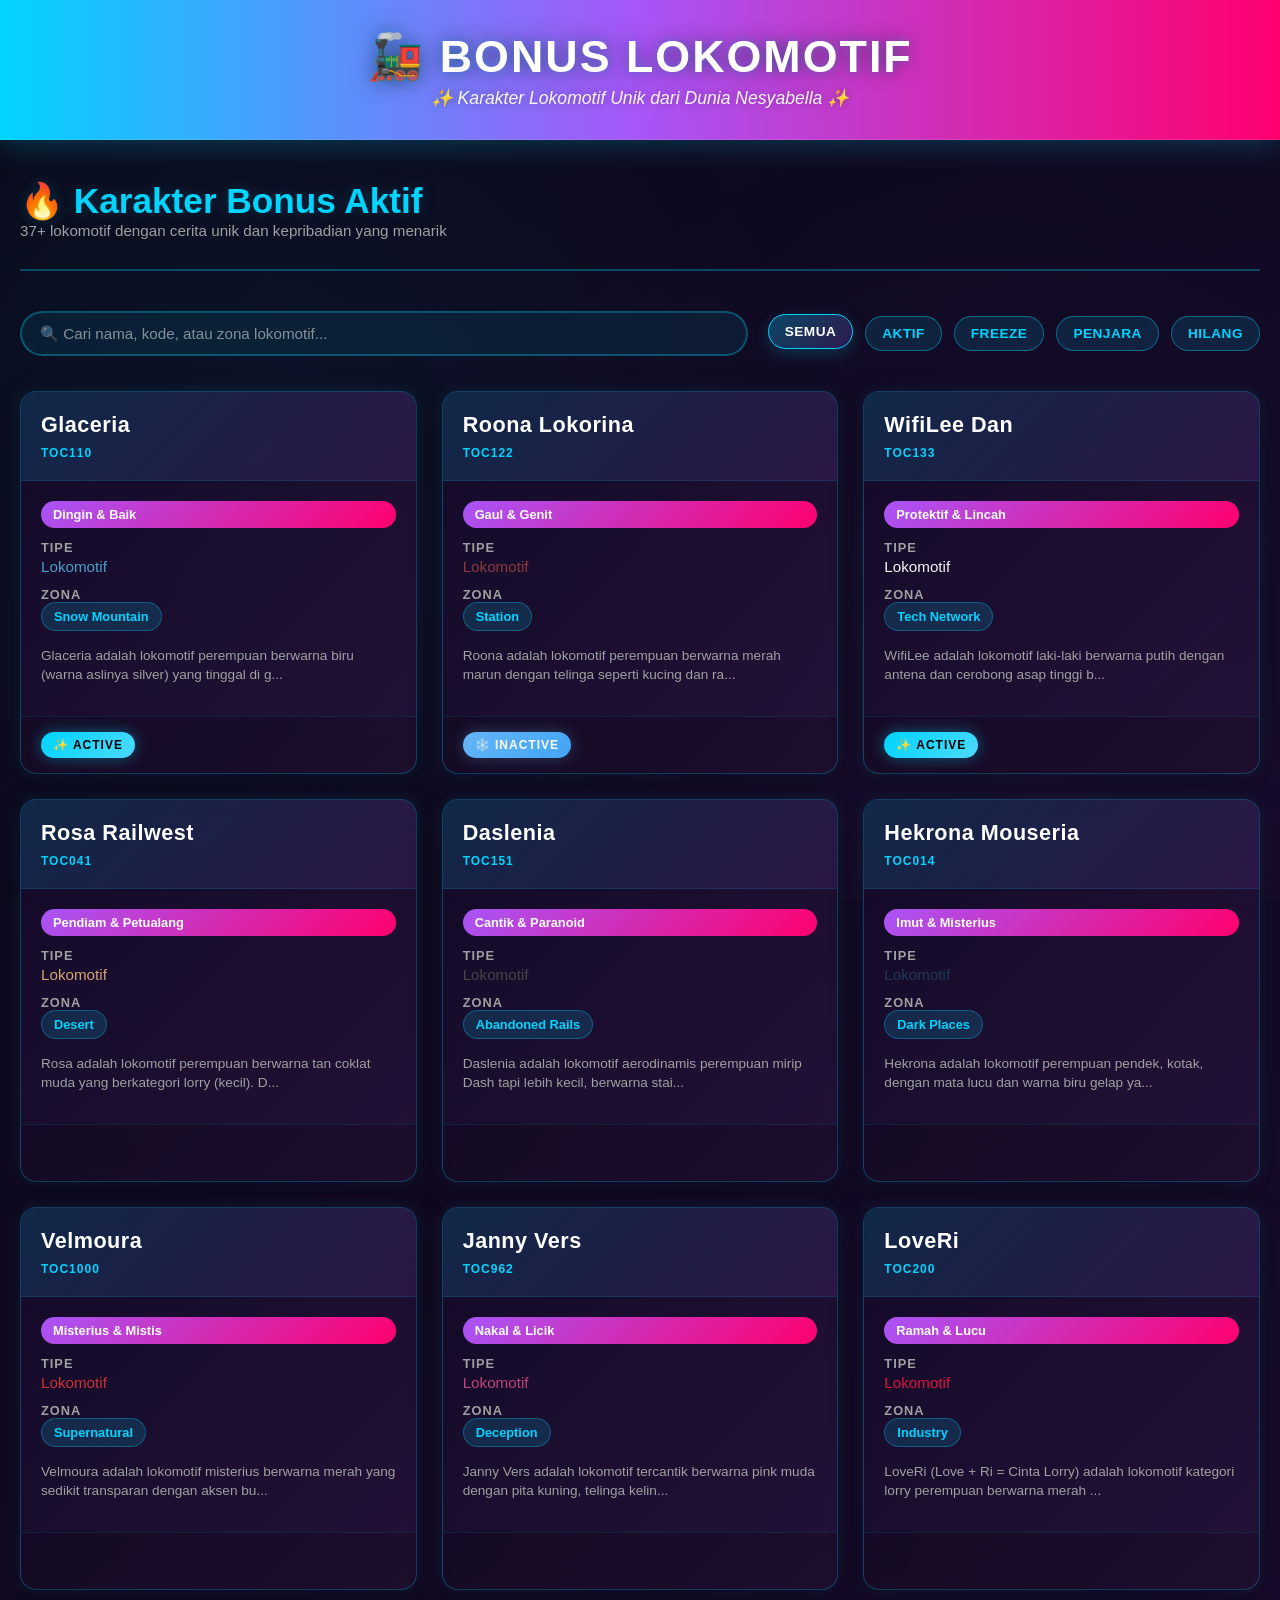
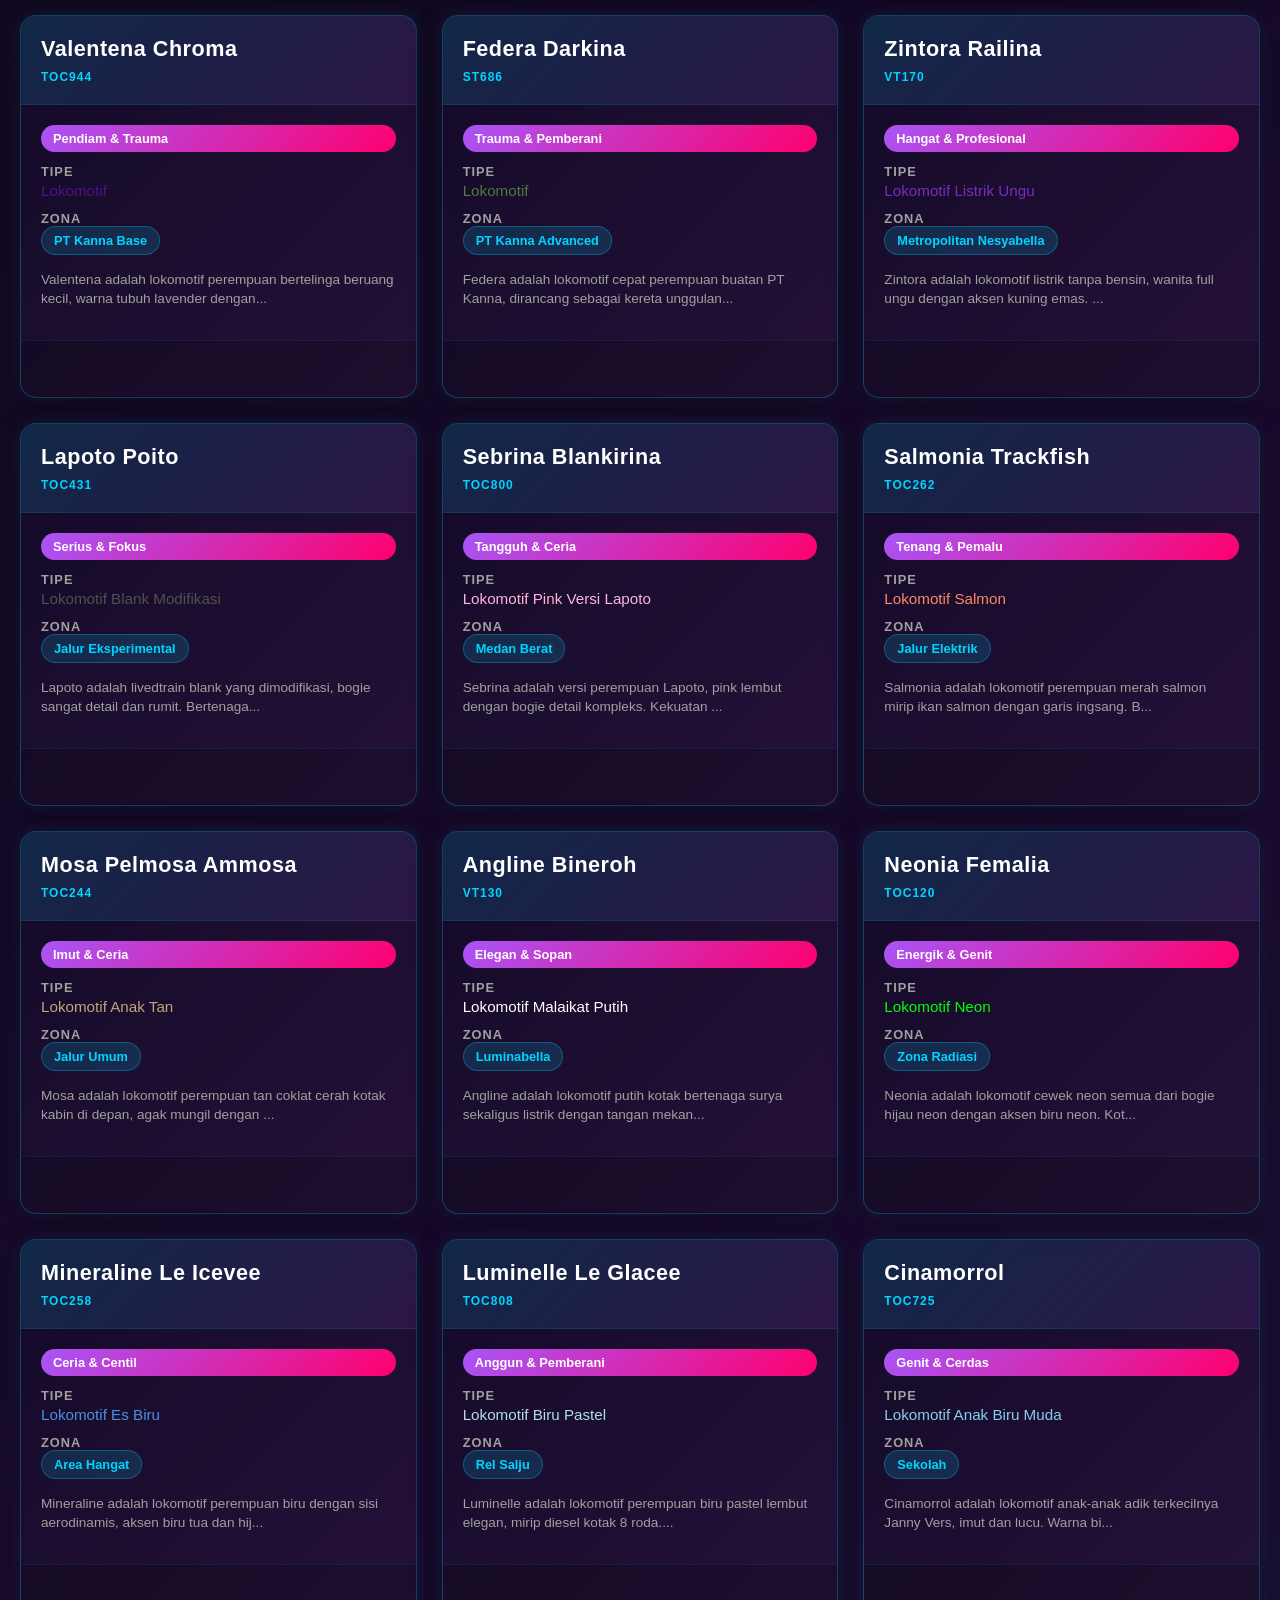
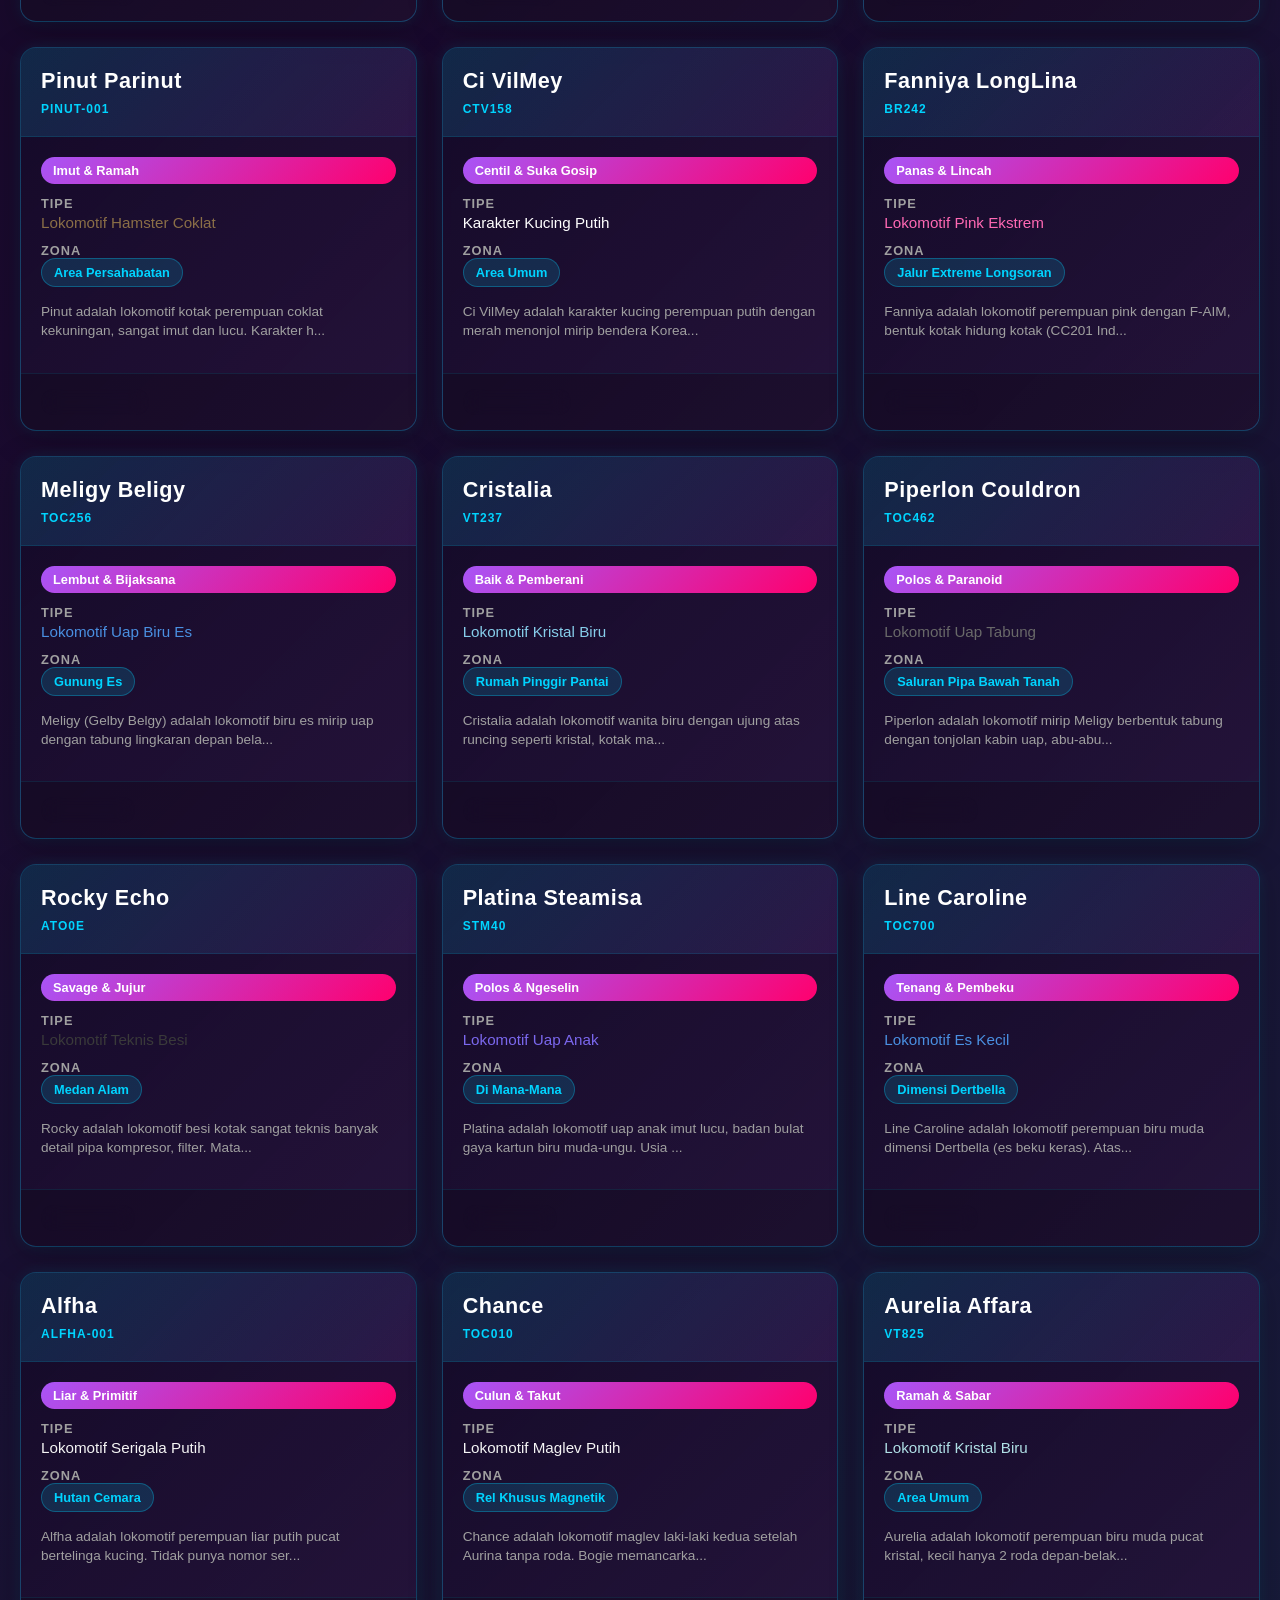
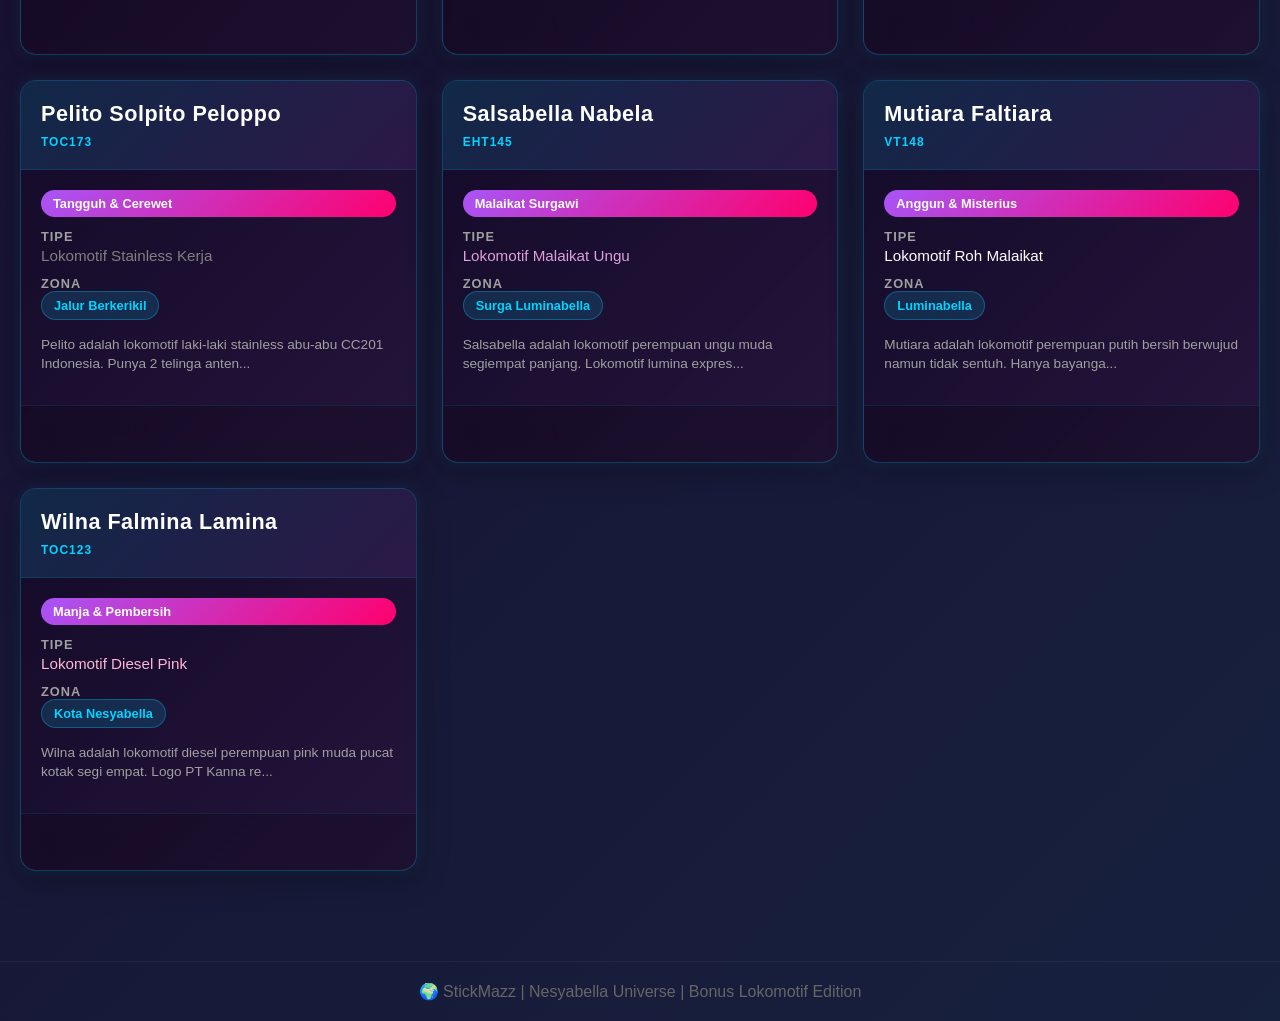
<file: Bonus Characters Enhanced.html>
<!DOCTYPE html>
<html lang="id">
<head>
    <meta charset="UTF-8">
    <meta name="viewport" content="width=device-width, initial-scale=1.0">
    <title>🚂 StickMazz - Bonus Lokomotif (Enhanced)</title>
    <style>
        * {
            margin: 0;
            padding: 0;
            box-sizing: border-box;
        }

        body {
            font-family: 'Segoe UI', Tahoma, Geneva, Verdana, sans-serif;
            background: linear-gradient(135deg, #0a0a1a 0%, #1a0a2e 50%, #16213e 100%);
            color: #e0e0e0;
            min-height: 100vh;
            position: relative;
            overflow-x: hidden;
        }

        /* Optimized background - no animation */
        body::before {
            content: '';
            position: fixed;
            top: 0;
            left: 0;
            width: 100%;
            height: 100%;
            background: 
                radial-gradient(circle at 20% 50%, rgba(0, 212, 255, 0.05) 0%, transparent 50%),
                radial-gradient(circle at 80% 80%, rgba(168, 85, 247, 0.05) 0%, transparent 50%);
            pointer-events: none;
            z-index: 1;
        }

        header {
            position: relative;
            z-index: 10;
            background: linear-gradient(90deg, #00d4ff 0%, #a855f7 50%, #ff006e 100%);
            padding: 30px 20px;
            text-align: center;
            box-shadow: 0 0 30px rgba(0, 212, 255, 0.3);
            border-bottom: 1px solid rgba(255, 255, 255, 0.1);
        }

        header h1 {
            font-size: 2.8rem;
            color: #fff;
            text-shadow: 0 0 20px rgba(0, 0, 0, 0.5), 0 0 10px rgba(0, 212, 255, 0.3);
            margin-bottom: 5px;
            letter-spacing: 2px;
            font-weight: 800;
        }

        header p {
            font-size: 1.1rem;
            color: rgba(255, 255, 255, 0.95);
            font-style: italic;
            text-shadow: 0 0 10px rgba(0, 0, 0, 0.3);
        }

        .container {
            max-width: 1600px;
            margin: 0 auto;
            padding: 40px 20px;
            position: relative;
            z-index: 2;
        }

        .section-header {
            margin-bottom: 40px;
            padding-bottom: 20px;
            border-bottom: 2px solid rgba(0, 212, 255, 0.3);
        }

        .section-title {
            font-size: 2.2rem;
            color: #00d4ff;
            margin: 0;
            text-shadow: 0 0 15px rgba(0, 212, 255, 0.2);
            font-weight: 700;
        }

        .section-subtitle {
            font-size: 0.95rem;
            color: #a0a0a0;
            margin-bottom: 10px;
        }

        /* Search & Filter Section */
        .search-section {
            display: flex;
            gap: 20px;
            margin-bottom: 35px;
            flex-wrap: wrap;
            align-items: center;
        }

        .search-box {
            flex: 1;
            min-width: 250px;
        }

        .search-box input {
            width: 100%;
            padding: 12px 18px;
            background: rgba(0, 212, 255, 0.08);
            border: 2px solid rgba(0, 212, 255, 0.3);
            border-radius: 25px;
            color: #e0e0e0;
            font-size: 0.95rem;
            outline: none;
            transition: all 0.3s ease;
        }

        .search-box input:focus {
            background: rgba(0, 212, 255, 0.12);
            border-color: #00d4ff;
            box-shadow: 0 0 20px rgba(0, 212, 255, 0.25);
        }

        .search-box input::placeholder {
            color: rgba(255, 255, 255, 0.5);
        }

        .filter-chips {
            display: flex;
            gap: 12px;
            flex-wrap: wrap;
        }

        .filter-btn {
            padding: 9px 16px;
            background: rgba(0, 212, 255, 0.12);
            border: 1px solid rgba(0, 212, 255, 0.4);
            border-radius: 20px;
            color: #00d4ff;
            cursor: pointer;
            font-weight: 600;
            font-size: 0.85rem;
            transition: all 0.2s ease;
            text-transform: uppercase;
            letter-spacing: 0.5px;
        }

        .filter-btn:hover,
        .filter-btn.active {
            background: linear-gradient(135deg, rgba(0, 212, 255, 0.3), rgba(168, 85, 247, 0.2));
            border-color: #00d4ff;
            color: #fff;
            transform: translateY(-2px);
            box-shadow: 0 5px 15px rgba(0, 212, 255, 0.2);
        }

        /* Grid Layout */
        .grid-container {
            display: grid;
            grid-template-columns: repeat(auto-fill, minmax(300px, 1fr));
            gap: 25px;
            margin-bottom: 50px;
        }

        /* Character Card - PREMIUM DESIGN */
        .char-card {
            position: relative;
            height: 100%;
            cursor: pointer;
            perspective: 1000px;
        }

        .card-inner {
            background: linear-gradient(135deg, rgba(20, 10, 40, 0.95), rgba(40, 20, 60, 0.8));
            border: 1px solid rgba(0, 212, 255, 0.25);
            border-radius: 16px;
            padding: 0;
            overflow: hidden;
            display: flex;
            flex-direction: column;
            height: 100%;
            transition: all 0.35s cubic-bezier(0.34, 1.56, 0.64, 1);
            box-shadow: 0 8px 32px rgba(0, 0, 0, 0.3), 0 0 15px rgba(0, 212, 255, 0.1);
            position: relative;
        }

        .char-card:hover .card-inner {
            transform: translateY(-12px) scale(1.02);
            border-color: rgba(0, 212, 255, 0.5);
            box-shadow: 0 16px 48px rgba(0, 212, 255, 0.2), inset 0 0 20px rgba(0, 212, 255, 0.08);
        }

        .card-header {
            padding: 20px;
            background: linear-gradient(135deg, rgba(0, 212, 255, 0.15), rgba(168, 85, 247, 0.1));
            border-bottom: 1px solid rgba(0, 212, 255, 0.1);
            position: relative;
            z-index: 2;
        }

        .char-name {
            font-size: 1.35rem;
            font-weight: 800;
            color: #fff;
            margin-bottom: 8px;
            letter-spacing: 0.5px;
        }

        .char-code {
            font-size: 0.75rem;
            color: #00d4ff;
            font-weight: 600;
            letter-spacing: 1px;
            text-transform: uppercase;
        }

        .card-body {
            padding: 20px;
            flex-grow: 1;
            display: flex;
            flex-direction: column;
            position: relative;
            z-index: 2;
        }

        .info-item {
            margin-bottom: 12px;
            font-size: 0.9rem;
        }

        .info-label {
            color: #a0a0a0;
            font-weight: 600;
            font-size: 0.8rem;
            text-transform: uppercase;
            letter-spacing: 1px;
        }

        .info-value {
            color: #fff;
            margin-top: 3px;
            font-size: 0.95rem;
        }

        .vibe-tag {
            display: inline-block;
            background: linear-gradient(135deg, #a855f7, #ff006e);
            color: #fff;
            padding: 6px 12px;
            border-radius: 15px;
            font-size: 0.8rem;
            font-weight: 600;
            margin-bottom: 12px;
        }

        .zone-tag {
            display: inline-block;
            background: rgba(0, 212, 255, 0.15);
            color: #00d4ff;
            padding: 6px 12px;
            border-radius: 15px;
            font-size: 0.8rem;
            font-weight: 600;
            border: 1px solid rgba(0, 212, 255, 0.3);
        }

        .card-footer {
            padding: 15px 20px;
            border-top: 1px solid rgba(0, 212, 255, 0.1);
            background: rgba(0, 0, 0, 0.2);
            position: relative;
            z-index: 2;
            display: flex;
            justify-content: space-between;
            align-items: center;
        }

        /* Status Indicators */
        .status-badge {
            display: inline-flex;
            align-items: center;
            gap: 6px;
            padding: 6px 12px;
            border-radius: 20px;
            font-size: 0.75rem;
            font-weight: 700;
            text-transform: uppercase;
            letter-spacing: 1px;
            backdrop-filter: blur(10px);
        }

        .status-active {
            background: linear-gradient(135deg, #00d4ff, #4dd9ff);
            color: #000;
            box-shadow: 0 0 15px rgba(0, 212, 255, 0.4);
            animation: pulse-glow 2s ease-in-out infinite;
        }

        .status-inactive {
            background: linear-gradient(135deg, #64b5f6, #42a5f5);
            color: #fff;
            box-shadow: 0 0 15px rgba(100, 181, 246, 0.3);
            animation: freeze-pulse 3s ease-in-out infinite;
        }

        .status-suspended {
            background: linear-gradient(135deg, #ff6b9d, #ff5985);
            color: #fff;
            box-shadow: 0 0 15px rgba(255, 107, 157, 0.4);
            animation: danger-pulse 0.6s ease-in-out infinite;
        }

        .status-missing {
            background: linear-gradient(135deg, #ba68c8, #ab47bc);
            color: #fff;
            box-shadow: 0 0 15px rgba(168, 85, 247, 0.3);
            animation: fade-pulse 4s ease-in-out infinite;
        }

        .status-planning {
            background: linear-gradient(135deg, #ffd54f, #ffb74d);
            color: #000;
            box-shadow: 0 0 15px rgba(255, 213, 79, 0.3);
            animation: shimmer 2s ease-in-out infinite;
        }

        @keyframes pulse-glow {
            0%, 100% { box-shadow: 0 0 15px rgba(0, 212, 255, 0.4); }
            50% { box-shadow: 0 0 25px rgba(0, 212, 255, 0.7); }
        }

        @keyframes freeze-pulse {
            0%, 100% { opacity: 0.8; }
            50% { opacity: 0.6; }
        }

        @keyframes danger-pulse {
            0%, 100% { transform: scale(1); }
            50% { transform: scale(1.1); }
        }

        @keyframes fade-pulse {
            0%, 100% { opacity: 0.6; }
            50% { opacity: 0.3; }
        }

        @keyframes shimmer {
            0%, 100% { opacity: 1; }
            50% { opacity: 0.7; }
        }

        /* Modal */
        .modal {
            display: none;
            position: fixed;
            top: 0;
            left: 0;
            width: 100%;
            height: 100%;
            background: linear-gradient(135deg, rgba(0, 0, 0, 0.7), rgba(40, 20, 60, 0.5));
            backdrop-filter: blur(8px);
            z-index: 1000;
            align-items: center;
            justify-content: center;
            padding: 20px;
            animation: fadeIn 0.3s ease;
        }

        .modal.show {
            display: flex;
        }

        @keyframes fadeIn {
            from { opacity: 0; }
            to { opacity: 1; }
        }

        .modal-content {
            background: linear-gradient(135deg, #0a0a1a 0%, #1a0a2e 100%);
            border: 1px solid rgba(0, 212, 255, 0.3);
            border-radius: 20px;
            padding: 40px;
            max-width: 800px;
            width: 100%;
            max-height: 85vh;
            overflow-y: auto;
            box-shadow: 0 0 60px rgba(0, 212, 255, 0.4), inset 0 0 30px rgba(0, 212, 255, 0.1);
            animation: slideUp 0.4s cubic-bezier(0.34, 1.56, 0.64, 1);
            position: relative;
            z-index: 1001;
        }

        @keyframes slideUp {
            from {
                opacity: 0;
                transform: translateY(40px);
            }
            to {
                opacity: 1;
                transform: translateY(0);
            }
        }

        .modal-close {
            position: absolute;
            top: 20px;
            right: 20px;
            background: rgba(255, 107, 157, 0.2);
            border: none;
            color: #ff6b9d;
            font-size: 28px;
            cursor: pointer;
            width: 40px;
            height: 40px;
            border-radius: 50%;
            display: flex;
            align-items: center;
            justify-content: center;
            transition: all 0.3s ease;
        }

        .modal-close:hover {
            background: rgba(255, 107, 157, 0.4);
            transform: scale(1.2) rotate(90deg);
        }

        .modal-header {
            margin-bottom: 30px;
            padding-bottom: 20px;
            border-bottom: 2px solid rgba(0, 212, 255, 0.3);
        }

        .modal-title {
            font-size: 2rem;
            color: #00d4ff;
            text-shadow: 0 0 15px rgba(0, 212, 255, 0.3);
            margin-bottom: 10px;
        }

        .modal-meta {
            display: flex;
            gap: 15px;
            flex-wrap: wrap;
            margin-top: 15px;
        }

        .modal-body {
            color: #e0e0e0;
            line-height: 1.7;
        }

        .modal-body p {
            margin-bottom: 18px;
            text-align: justify;
        }

        .modal-body strong {
            color: #00d4ff;
        }

        /* Responsive */
        @media (max-width: 768px) {
            header h1 {
                font-size: 1.8rem;
            }

            .grid-container {
                grid-template-columns: repeat(auto-fill, minmax(260px, 1fr));
                gap: 15px;
            }

            .modal-content {
                padding: 30px 20px;
                margin: 20px;
            }

            .section-title {
                font-size: 1.6rem;
            }
        }

        footer {
            text-align: center;
            padding: 20px;
            color: #666;
            border-top: 1px solid rgba(255, 255, 255, 0.05);
            position: relative;
            z-index: 2;
        }
    </style>
</head>
<body>
    <header>
        <h1>🚂 BONUS LOKOMOTIF</h1>
        <p>✨ Karakter Lokomotif Unik dari Dunia Nesyabella ✨</p>
    </header>

    <div class="container">
        <div class="section-header">
            <div class="section-title">🔥 Karakter Bonus Aktif</div>
            <p class="section-subtitle">37+ lokomotif dengan cerita unik dan kepribadian yang menarik</p>
        </div>

        <div class="search-section">
            <div class="search-box">
                <input type="text" id="searchInput" placeholder="🔍 Cari nama, kode, atau zona lokomotif...">
            </div>
            <div class="filter-chips">
                <button class="filter-btn active" data-status="all">Semua</button>
                <button class="filter-btn" data-status="active">Aktif</button>
                <button class="filter-btn" data-status="inactive">Freeze</button>
                <button class="filter-btn" data-status="suspended">Penjara</button>
                <button class="filter-btn" data-status="missing">Hilang</button>
            </div>
        </div>

        <div class="grid-container" id="charactersGrid"></div>
    </div>

    <!-- Modal -->
    <div class="modal" id="detailModal">
        <div class="modal-content">
            <button class="modal-close" onclick="closeModal()">✕</button>
            <div class="modal-header">
                <h2 class="modal-title" id="modalName"></h2>
                <div class="modal-meta" id="modalMeta"></div>
            </div>
            <div class="modal-body" id="modalBody"></div>
        </div>
    </div>

    <footer>
        🌍 StickMazz | Nesyabella Universe | Bonus Lokomotif Edition
    </footer>

    <script>
        // Optimized character data management
        let allCharacters = [];
        let filteredCharacters = [];
        let currentFilter = 'all';
        let currentSearch = '';
        let renderTimeout = null;

        function loadCharacters() {
            if (typeof bonusCharactersDatabase !== 'undefined') {
                allCharacters = bonusCharactersDatabase;
                filterCharacters();
                renderGrid();
            } else {
                console.warn('bonusCharactersDatabase not loaded yet, retrying...');
                setTimeout(loadCharacters, 100);
            }
        }

        function filterCharacters() {
            filteredCharacters = allCharacters.filter(char => {
                const matchFilter = currentFilter === 'all' || char.status === currentFilter;
                const searchStr = currentSearch.toLowerCase();
                const matchSearch = searchStr === '' || 
                    char.name.toLowerCase().includes(searchStr) ||
                    char.code.toLowerCase().includes(searchStr) ||
                    char.zone.toLowerCase().includes(searchStr) ||
                    char.vibe.toLowerCase().includes(searchStr);
                return matchFilter && matchSearch;
            });
        }

        function renderGrid() {
            const grid = document.getElementById('charactersGrid');
            
            if (filteredCharacters.length === 0) {
                grid.innerHTML = '<div style="grid-column: 1/-1; text-align: center; padding: 40px; color: #888;">Karakter tidak ditemukan</div>';
                return;
            }

            grid.innerHTML = filteredCharacters.map(char => {
                const statusEmoji = {
                    'active': '✨',
                    'inactive': '❄️',
                    'suspended': '🔒',
                    'missing': '👻',
                    'planning': '📋'
                };
                const emoji = statusEmoji[char.status] || '•';
                
                return `<div class="char-card" onclick="openModal(${char.id})" role="button" tabindex="0">
                    <div class="card-inner">
                        <div class="card-header">
                            <div class="char-name">${char.name}</div>
                            <div class="char-code">${char.code}</div>
                        </div>
                        <div class="card-body">
                            <div class="vibe-tag">${char.vibe}</div>
                            <div class="info-item">
                                <div class="info-label">Tipe</div>
                                <div class="info-value" style="color: ${char.color}">${char.race || 'Lokomotif'}</div>
                            </div>
                            <div class="info-item">
                                <div class="info-label">Zona</div>
                                <div class="zone-tag">${char.zone}</div>
                            </div>
                            <div class="info-item" style="margin-top: auto;">
                                <div class="info-value" style="font-size: 0.85rem; color: #a0a0a0; line-height: 1.4;">
                                    ${char.story.substring(0, 90)}...
                                </div>
                            </div>
                        </div>
                        <div class="card-footer">
                            <span class="status-badge status-${char.status}">
                                ${emoji} ${char.status.toUpperCase()}
                            </span>
                        </div>
                    </div>
                </div>`;
            }).join('');
        }

        function openModal(id) {
            const char = allCharacters.find(c => c.id === id);
            if (!char) return;

            document.getElementById('modalName').textContent = char.name;
            document.getElementById('modalMeta').innerHTML = `
                <span class="status-badge status-${char.status}">
                    ${char.status.toUpperCase()}
                </span>
                <span class="zone-tag">${char.code}</span>
                <span class="zone-tag" style="background: rgba(168,85,247,0.15); border-color: rgba(168,85,247,0.3); color: #ba68c8;">${char.zone}</span>
            `;
            document.getElementById('modalBody').innerHTML = `
                <p><strong>Vibe:</strong> ${char.vibe}</p>
                <p><strong>Zona:</strong> ${char.zone}</p>
                <p><strong>Status:</strong> ${char.status}</p>
                <hr style="border: none; border-top: 1px solid rgba(0,212,255,0.2); margin: 20px 0;">
                <p>${char.story}</p>
            `;
            
            const modal = document.getElementById('detailModal');
            modal.classList.add('show');
            document.body.style.overflow = 'hidden';
        }

        function closeModal() {
            document.getElementById('detailModal').classList.remove('show');
            document.body.style.overflow = '';
        }

        // Optimized event listeners with debouncing
        const searchInput = document.getElementById('searchInput');
        if (searchInput) {
            searchInput.addEventListener('input', (e) => {
                currentSearch = e.target.value;
                clearTimeout(renderTimeout);
                renderTimeout = setTimeout(() => {
                    filterCharacters();
                    renderGrid();
                }, 80);
            });
        }

        document.querySelectorAll('.filter-btn').forEach(btn => {
            btn.addEventListener('click', function() {
                document.querySelectorAll('.filter-btn').forEach(b => b.classList.remove('active'));
                this.classList.add('active');
                currentFilter = this.dataset.status;
                filterCharacters();
                renderGrid();
            });
        });

        // Keyboard support for modal
        document.addEventListener('keydown', (e) => {
            if (e.key === 'Escape' && document.getElementById('detailModal').classList.contains('show')) {
                closeModal();
            }
        });

        // Initialize when page loads
        if (document.readyState === 'loading') {
            document.addEventListener('DOMContentLoaded', loadCharacters);
        } else {
            loadCharacters();
        }
    </script>
    <script src="bonus-characters.js"></script>
</body>
</html>
</file>
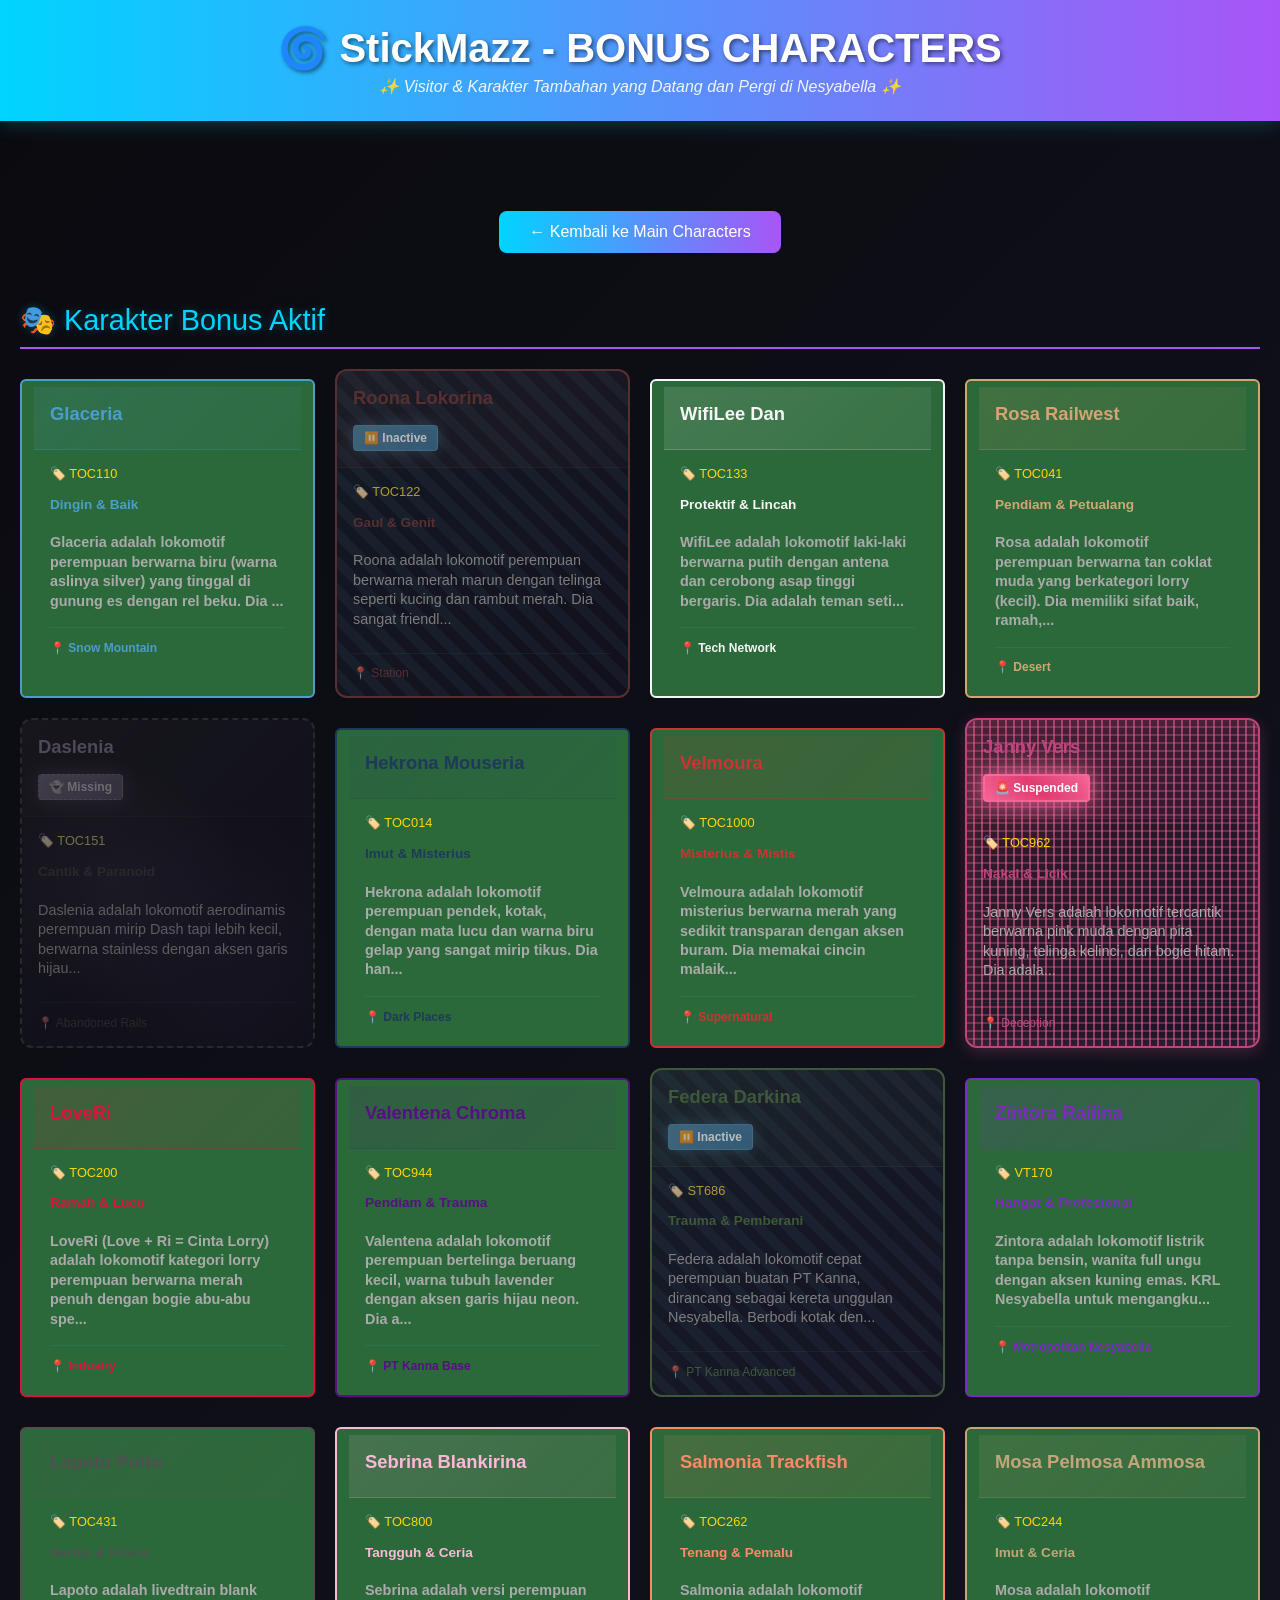
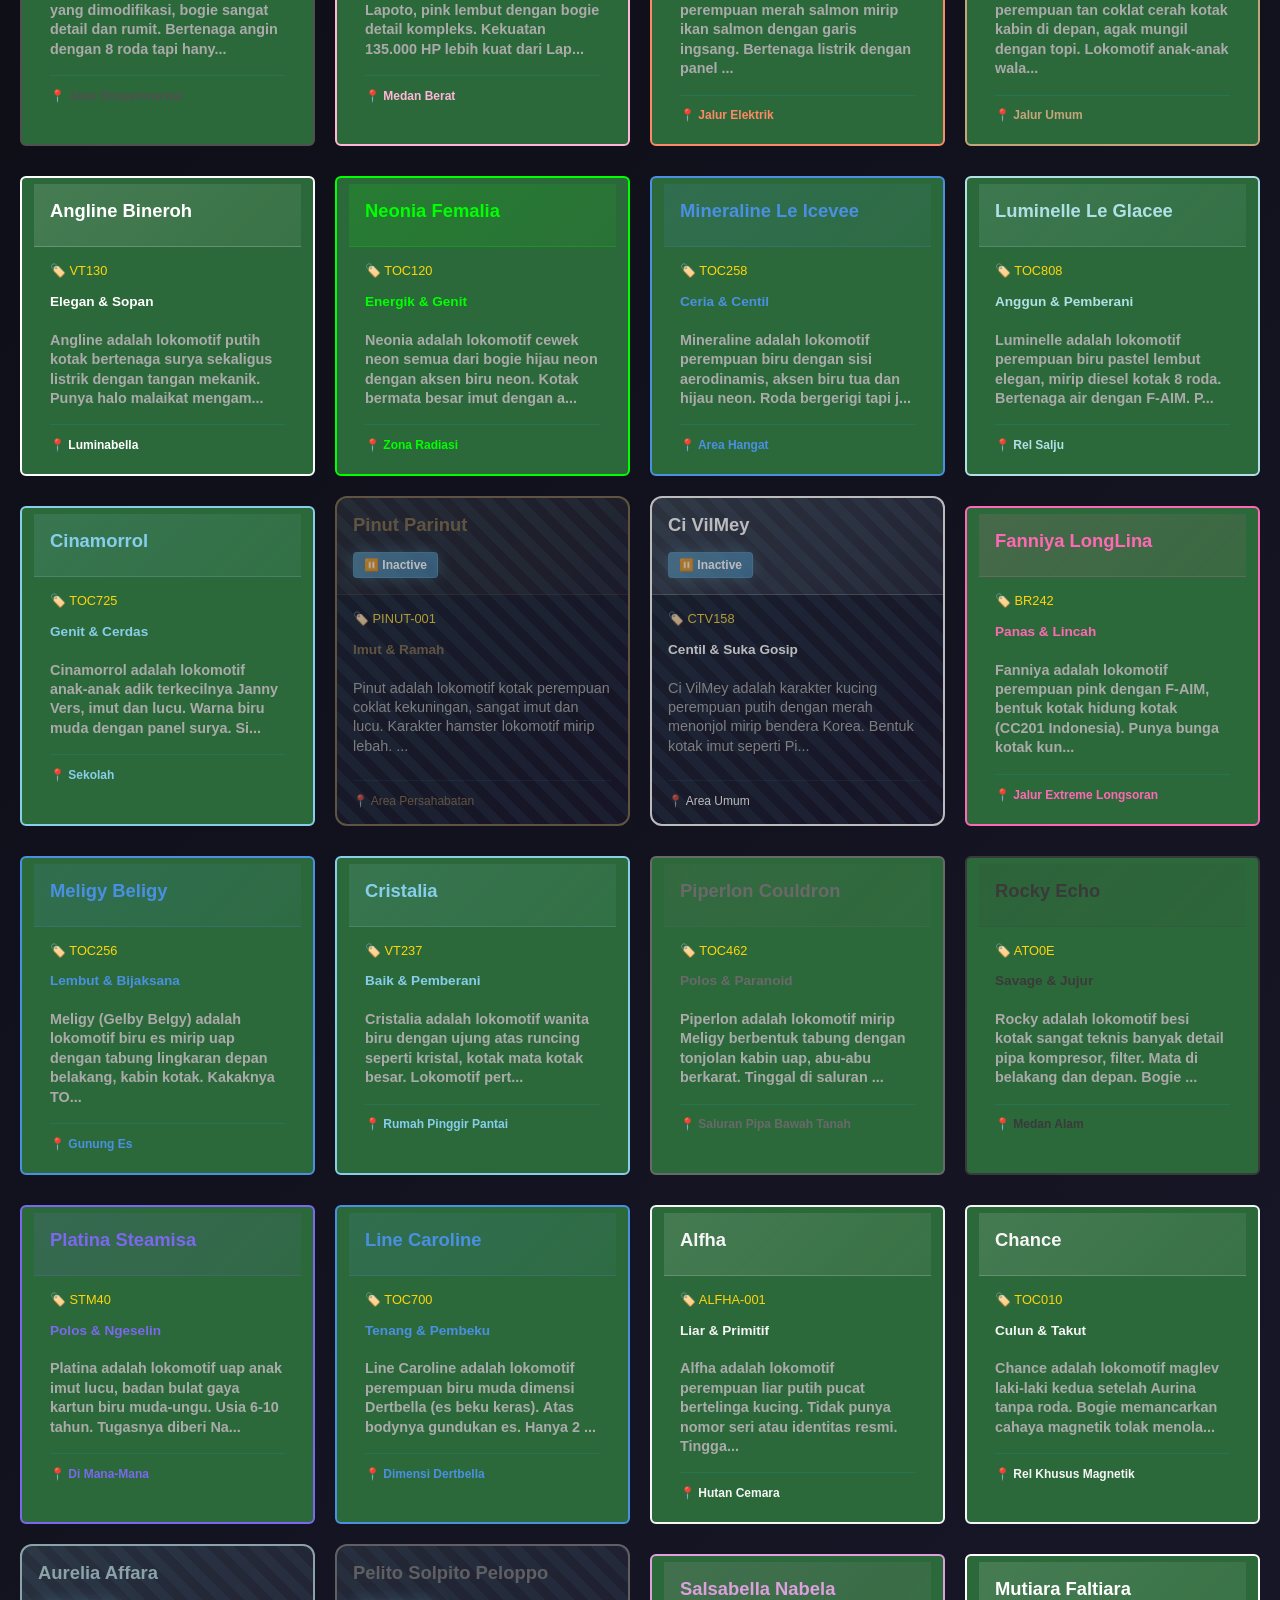
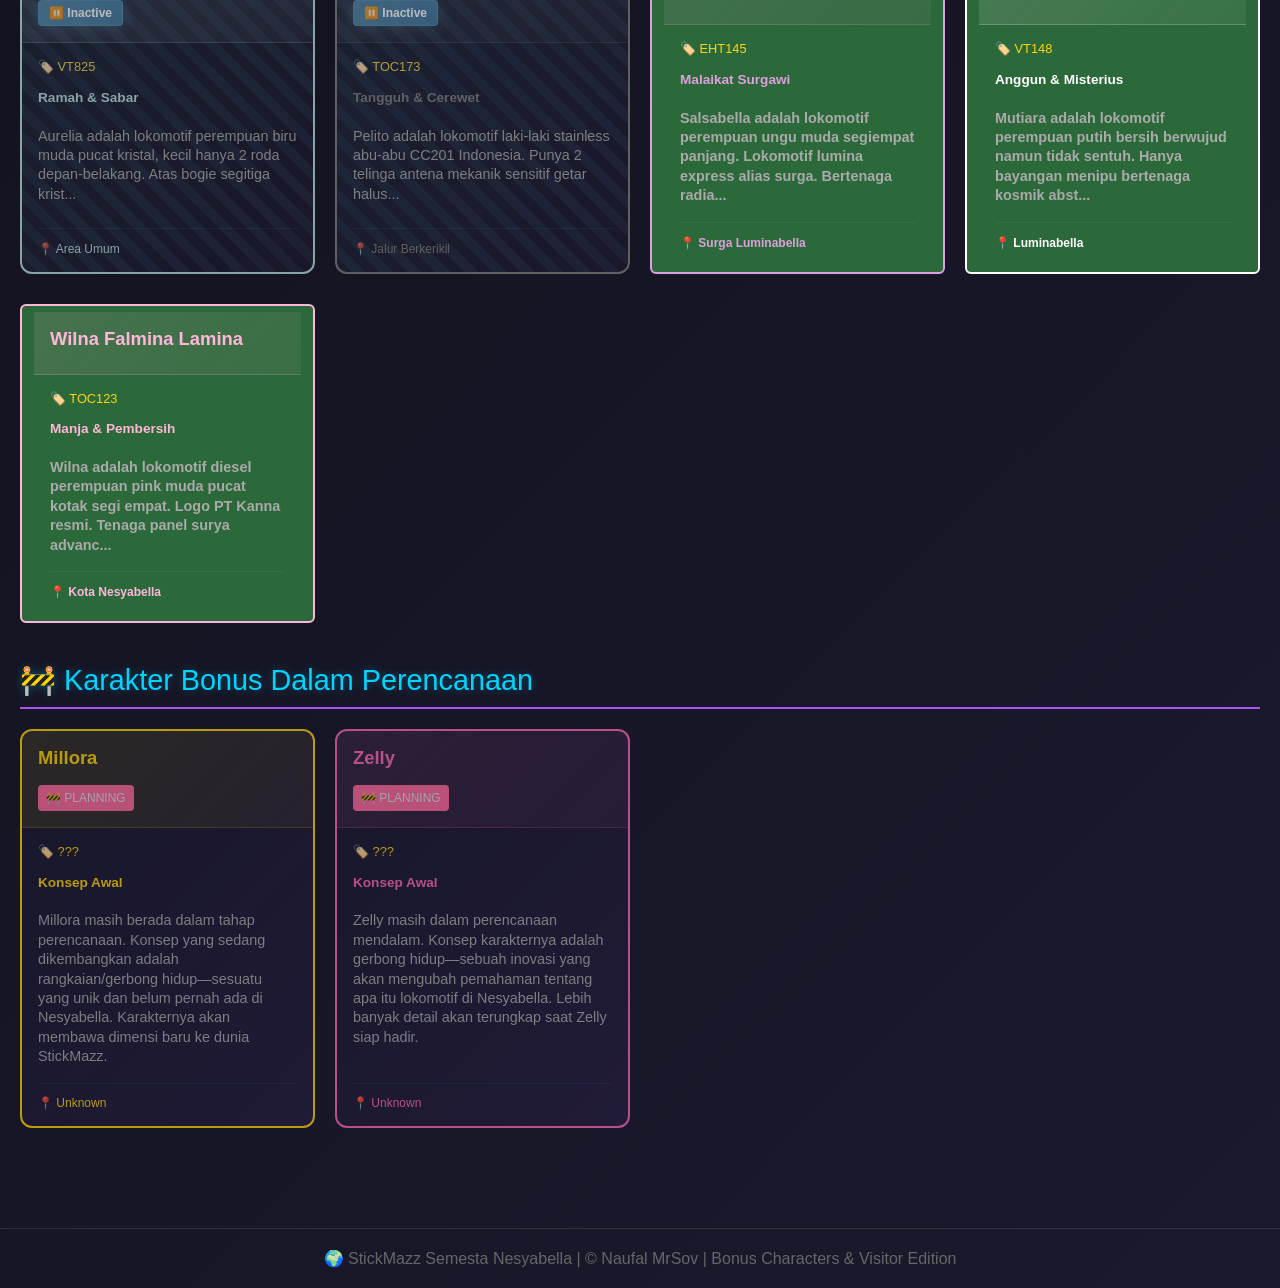
<file: Bonus Characters.html>
<!DOCTYPE html>
<html lang="id">
<head>
    <meta charset="UTF-8">
    <meta name="viewport" content="width=device-width, initial-scale=1.0">
    <title>🌀 StickMazz - Bonus Characters (Visitor)</title>
    <style>
        * {
            margin: 0;
            padding: 0;
            box-sizing: border-box;
        }

        body {
            font-family: 'Arial', sans-serif;
            background: linear-gradient(135deg, #0a0a0f 0%, #1a1a2e 100%);
            color: #e0e0e0;
            overflow-x: hidden;
            min-height: 100vh;
        }

        header {
            background: linear-gradient(90deg, #00D4FF 0%, #A855F7 100%);
            padding: 25px;
            text-align: center;
            box-shadow: 0 0 20px rgba(0, 212, 255, 0.3);
            margin-bottom: 30px;
        }

        header h1 {
            font-size: 2.5rem;
            color: #fff;
            text-shadow: 2px 2px 4px rgba(0, 0, 0, 0.5);
            margin-bottom: 5px;
        }

        header p {
            font-size: 1rem;
            color: rgba(255, 255, 255, 0.9);
            font-style: italic;
        }

        .container {
            max-width: 1400px;
            margin: 0 auto;
            padding: 20px;
        }

        .section-title {
            font-size: 1.8rem;
            color: #00D4FF;
            margin: 40px 0 20px 0;
            padding-bottom: 10px;
            border-bottom: 2px solid #A855F7;
            text-shadow: 0 0 10px rgba(0, 212, 255, 0.3);
        }

        .bonus-grid {
            display: grid;
            grid-template-columns: repeat(auto-fill, minmax(280px, 1fr));
            gap: 20px;
            margin-bottom: 40px;
        }

        .bonus-card {
            background: linear-gradient(135deg, rgba(26, 26, 46, 0.9), rgba(168, 85, 247, 0.1));
            border: 2px solid;
            border-radius: 12px;
            padding: 0;
            cursor: pointer;
            transition: all 0.3s ease;
            position: relative;
            overflow: hidden;
            display: flex;
            flex-direction: column;
            height: auto;
            min-height: auto;
        }

        .bonus-card::before {
            content: '';
            position: absolute;
            top: -50%;
            left: -50%;
            width: 200%;
            height: 200%;
            background: radial-gradient(circle, rgba(255, 255, 255, 0.1) 0%, transparent 70%);
            opacity: 0;
            transition: opacity 0.3s ease;
            z-index: 1;
        }

        .bonus-card:hover {
            transform: translateY(-8px);
            box-shadow: 0 10px 30px rgba(0, 212, 255, 0.3);
        }

        .bonus-card:hover::before {
            opacity: 1;
        }

        /* Status: Inactive (Frozen/Membeku) */
        .bonus-card.status-inactive {
            border-color: #4A9ECC;
            background: linear-gradient(135deg, rgba(74, 158, 204, 0.15), rgba(168, 85, 247, 0.05));
            opacity: 0.8;
            filter: saturate(0.7) brightness(0.9);
            animation: frozenPulse 3s ease-in-out infinite;
        }

        .bonus-card.status-inactive::after {
            content: '';
            position: absolute;
            top: 0;
            left: 0;
            width: 100%;
            height: 100%;
            background: repeating-linear-gradient(
                45deg,
                transparent,
                transparent 10px,
                rgba(74, 158, 204, 0.1) 10px,
                rgba(74, 158, 204, 0.1) 20px
            );
            z-index: 0;
            pointer-events: none;
            border-radius: 12px;
        }

        @keyframes frozenPulse {
            0%, 100% {
                filter: saturate(0.7) brightness(0.9);
                opacity: 0.8;
            }
            50% {
                filter: saturate(0.5) brightness(0.8);
                opacity: 0.7;
            }
        }

        /* Status: Suspended (Penjara) */
        .bonus-card.status-suspended {
            border-color: #FF6B9D;
            background: linear-gradient(135deg, rgba(255, 107, 157, 0.15), rgba(168, 85, 247, 0.05));
            box-shadow: inset 0 0 20px rgba(255, 107, 157, 0.2), 0 4px 15px rgba(255, 107, 157, 0.2);
            animation: prisonWarning 0.4s infinite;
        }

        .bonus-card.status-suspended::after {
            content: '';
            position: absolute;
            top: 0;
            left: 0;
            width: 100%;
            height: 100%;
            background: repeating-linear-gradient(
                90deg,
                transparent,
                transparent 6px,
                rgba(255, 107, 157, 0.5) 6px,
                rgba(255, 107, 157, 0.5) 8px
            ),
            repeating-linear-gradient(
                0deg,
                transparent,
                transparent 6px,
                rgba(255, 107, 157, 0.3) 6px,
                rgba(255, 107, 157, 0.3) 8px
            );
            z-index: 0;
            pointer-events: none;
            border-radius: 12px;
        }

        @keyframes prisonWarning {
            0%, 100% {
                box-shadow: inset 0 0 20px rgba(255, 107, 157, 0.2), 0 4px 15px rgba(255, 107, 157, 0.2);
            }
            50% {
                box-shadow: inset 0 0 30px rgba(255, 107, 157, 0.4), 0 6px 25px rgba(255, 107, 157, 0.4);
            }
        }

        /* Status: Missing (Melankolis) */
        .bonus-card.status-missing {
            border-color: #C8A6E6;
            border-style: dashed;
            background: linear-gradient(135deg, rgba(200, 166, 230, 0.1), rgba(168, 85, 247, 0.05));
            opacity: 0.6;
            filter: saturate(0.4) brightness(0.85);
            animation: melancholicFade 4s ease-in-out infinite;
        }

        .bonus-card.status-missing::after {
            content: '';
            position: absolute;
            top: 0;
            left: 0;
            width: 100%;
            height: 100%;
            background: radial-gradient(circle at 30% 50%, rgba(200, 166, 230, 0.1), transparent 50%),
                        radial-gradient(circle at 70% 70%, rgba(168, 85, 247, 0.1), transparent 50%);
            z-index: 0;
            pointer-events: none;
            border-radius: 12px;
            animation: mistyFlow 5s infinite;
        }

        @keyframes melancholicFade {
            0%, 100% {
                opacity: 0.6;
                filter: saturate(0.4) brightness(0.85);
            }
            50% {
                opacity: 0.4;
                filter: saturate(0.2) brightness(0.75);
            }
        }

        @keyframes mistyFlow {
            0%, 100% {
                transform: translateY(0) scale(1);
                opacity: 0.1;
            }
            50% {
                transform: translateY(-8px) scale(1.05);
                opacity: 0.2;
            }
        }

        .bonus-card-header {
            display: flex;
            flex-direction: column;
            gap: 8px;
            margin-bottom: 0;
            position: relative;
            z-index: 2;
            padding: 1rem;
            background: linear-gradient(135deg, rgba(0, 0, 0, 0.3), rgba(0, 0, 0, 0.1));
            border-bottom: 1px solid rgba(255, 255, 255, 0.1);
        }

        .bonus-code {
            font-size: 0.75rem;
            padding: 4px 8px;
            border-radius: 4px;
            background: rgba(0, 212, 255, 0.2);
            color: #00D4FF;
            font-weight: bold;
        }

        .bonus-badge {
            font-size: 0.75rem;
            padding: 5px 10px;
            border-radius: 4px;
            background: #A855F7;
            color: #fff;
            font-weight: bold;
            width: fit-content;
            position: relative;
            z-index: 2;
            display: inline-flex;
            align-items: center;
            gap: 4px;
            backdrop-filter: blur(8px);
        }

        /* Badge Status Inactive */
        .bonus-badge.status-inactive {
            background: linear-gradient(135deg, rgba(74, 158, 204, 0.8), rgba(52, 152, 219, 0.7)) !important;
            border: 1px solid rgba(74, 158, 204, 0.6);
            box-shadow: 0 0 15px rgba(74, 158, 204, 0.4), inset 0 0 10px rgba(74, 158, 204, 0.2);
            animation: inactiveGlow 2s ease-in-out infinite;
        }

        @keyframes inactiveGlow {
            0%, 100% {
                box-shadow: 0 0 15px rgba(74, 158, 204, 0.4), inset 0 0 10px rgba(74, 158, 204, 0.2);
            }
            50% {
                box-shadow: 0 0 25px rgba(74, 158, 204, 0.6), inset 0 0 15px rgba(74, 158, 204, 0.3);
            }
        }

        /* Badge Status Suspended */
        .bonus-badge.status-suspended {
            background: linear-gradient(45deg, rgba(255, 107, 157, 0.9), rgba(255, 60, 120, 0.8), rgba(255, 107, 157, 0.9)) !important;
            background-size: 200% 200%;
            border: 2px solid rgba(255, 107, 157, 0.8);
            box-shadow: 
                0 0 20px rgba(255, 107, 157, 0.8),
                0 0 40px rgba(255, 107, 157, 0.5),
                inset 0 0 15px rgba(255, 107, 157, 0.3);
            animation: suspendedWarning 0.3s infinite, suspendedGlow 0.5s infinite;
            transform: scale(1);
        }

        @keyframes suspendedWarning {
            0%, 100% { transform: scale(1); }
            50% { transform: scale(1.15); }
        }

        @keyframes suspendedGlow {
            0%, 100% {
                box-shadow: 
                    0 0 20px rgba(255, 107, 157, 0.8),
                    0 0 40px rgba(255, 107, 157, 0.5),
                    inset 0 0 15px rgba(255, 107, 157, 0.3);
            }
            50% {
                box-shadow: 
                    0 0 35px rgba(255, 107, 157, 1),
                    0 0 70px rgba(255, 107, 157, 0.7),
                    inset 0 0 25px rgba(255, 107, 157, 0.5);
            }
        }

        /* Badge Status Missing */
        .bonus-badge.status-missing {
            background: linear-gradient(135deg, rgba(200, 166, 230, 0.7), rgba(168, 120, 200, 0.6)) !important;
            border: 1px dashed rgba(200, 166, 230, 0.6);
            box-shadow: 0 0 20px rgba(200, 166, 230, 0.3), inset 0 0 10px rgba(200, 166, 230, 0.2);
            animation: missingFade 3s ease-in-out infinite;
            opacity: 0.75;
        }

        @keyframes missingFade {
            0%, 100% {
                opacity: 0.75;
                box-shadow: 0 0 20px rgba(200, 166, 230, 0.3), inset 0 0 10px rgba(200, 166, 230, 0.2);
            }
            50% {
                opacity: 0.5;
                box-shadow: 0 0 30px rgba(200, 166, 230, 0.4), inset 0 0 15px rgba(200, 166, 230, 0.1);
            }
        }

        .bonus-character-name {
            font-size: 1.3rem;
            color: #fff;
            margin: 0;
            font-weight: bold;
            word-wrap: break-word;
            line-height: 1.3;
        }

        .char-name {
            font-size: 1.15rem;
            font-weight: 700;
            margin: 0;
            margin-bottom: 0.3rem;
            word-break: break-word;
            position: relative;
            z-index: 2;
            line-height: 1.2;
        }

        .char-gender {
            font-size: 0.8rem;
            margin-bottom: 0.3rem;
            font-weight: 500;
            position: relative;
            z-index: 2;
            color: #FFD60A;
            line-height: 1.2;
        }

        .char-trait {
            font-size: 0.85rem;
            margin: 0.4rem 0;
            line-height: 1.35;
            position: relative;
            z-index: 2;
            color: #aaa;
        }

        .char-info {
            flex-grow: 1;
            display: flex;
            flex-direction: column;
            position: relative;
            z-index: 2;
            padding: 1rem;
        }

        .bonus-jp-name {
            font-size: 0.9rem;
            color: #00D4FF;
            margin-bottom: 10px;
            font-style: italic;
        }

        .bonus-vibe {
            font-size: 0.9rem;
            color: #FFD60A;
            margin-bottom: 0.6rem;
            font-weight: bold;
            line-height: 1.2;
        }

        .bonus-story {
            font-size: 0.8rem;
            color: #aaa;
            line-height: 1.35;
            margin-bottom: 0.8rem;
            flex-grow: 1;
        }

        .bonus-zone {
            font-size: 0.75rem;
            color: #888;
            padding-top: 0.8rem;
            margin-top: auto;
            border-top: 1px solid rgba(255, 255, 255, 0.1);
            display: flex;
            justify-content: space-between;
            align-items: center;
        }

        .bonus-zone span {
            background: rgba(168, 85, 247, 0.3);
            padding: 3px 6px;
            border-radius: 3px;
            font-size: 0.7rem;
        }

        /* Modal untuk detail karakter */
        .modal {
            display: none;
            position: fixed;
            top: 0;
            left: 0;
            width: 100%;
            height: 100%;
            background: rgba(0, 0, 0, 0.8);
            z-index: 1000;
            justify-content: center;
            align-items: center;
            overflow-y: auto;
        }

        .modal.show {
            display: flex;
        }

        .modal-content {
            background: linear-gradient(135deg, #1a1a2e 0%, #16213e 100%);
            border: 2px solid #00D4FF;
            border-radius: 15px;
            padding: 30px;
            max-width: 900px;
            width: 90%;
            margin: 20px auto;
            box-shadow: 0 0 30px rgba(0, 212, 255, 0.3);
            animation: slideIn 0.3s ease;
            max-height: 85vh;
            overflow-y: auto;
        }

        @keyframes slideIn {
            from {
                opacity: 0;
                transform: translateY(-50px);
            }
            to {
                opacity: 1;
                transform: translateY(0);
            }
        }

        .modal-header {
            display: flex;
            justify-content: space-between;
            align-items: center;
            margin-bottom: 20px;
            padding-bottom: 15px;
            border-bottom: 2px solid #A855F7;
        }

        .modal-header h2 {
            color: #00D4FF;
            font-size: 1.8rem;
        }

        .close-btn {
            background: none;
            border: none;
            color: #00D4FF;
            font-size: 2rem;
            cursor: pointer;
            transition: all 0.2s ease;
        }

        .close-btn:hover {
            color: #FF6B9D;
            transform: scale(1.2);
        }

        .modal-body {
            color: #e0e0e0;
            line-height: 1.6;
        }

        #modalCharDetail > div {
            display: grid;
            grid-template-columns: 1fr 1fr;
            gap: 2rem;
            align-items: start;
        }

        .modal-body p {
            margin-bottom: 15px;
            text-align: justify;
        }

        .modal-body strong {
            color: #00D4FF;
        }

        .status-badge-modal {
            display: inline-flex;
            align-items: center;
            gap: 6px;
            padding: 8px 14px;
            border-radius: 6px;
            font-size: 0.85rem;
            font-weight: 600;
            margin-top: 5px;
            backdrop-filter: blur(8px);
        }

        .status-badge-modal.status-active {
            background: rgba(0, 212, 255, 0.2);
            color: #00D4FF;
            border: 1px solid rgba(0, 212, 255, 0.5);
        }

        .status-badge-modal.status-inactive {
            background: linear-gradient(135deg, rgba(74, 158, 204, 0.8), rgba(52, 152, 219, 0.7));
            color: #E0F7FF;
            border: 1px solid rgba(74, 158, 204, 0.6);
            box-shadow: 0 0 15px rgba(74, 158, 204, 0.4), inset 0 0 10px rgba(74, 158, 204, 0.2);
            animation: inactiveGlow 2s ease-in-out infinite;
        }

        .status-badge-modal.status-suspended {
            background: linear-gradient(45deg, rgba(255, 107, 157, 0.9), rgba(255, 60, 120, 0.8), rgba(255, 107, 157, 0.9));
            background-size: 200% 200%;
            color: #FFEBF0;
            border: 2px solid rgba(255, 107, 157, 0.8);
            box-shadow: 
                0 0 20px rgba(255, 107, 157, 0.8),
                0 0 40px rgba(255, 107, 157, 0.5),
                inset 0 0 15px rgba(255, 107, 157, 0.3);
            animation: suspendedWarning 0.3s infinite, suspendedGlow 0.5s infinite;
        }

        .status-badge-modal.status-missing {
            background: linear-gradient(135deg, rgba(200, 166, 230, 0.7), rgba(168, 120, 200, 0.6));
            color: #E6D9F7;
            border: 1px dashed rgba(200, 166, 230, 0.6);
            box-shadow: 0 0 20px rgba(200, 166, 230, 0.3), inset 0 0 10px rgba(200, 166, 230, 0.2);
            animation: missingFade 3s ease-in-out infinite;
            opacity: 0.85;
        }

        /* Status badge */
        .status-planning {
            display: inline-block;
            background: #FF6B9D;
            color: #fff;
            padding: 8px 16px;
            border-radius: 6px;
            font-size: 0.8rem;
            margin-top: 15px;
            font-weight: bold;
        }

        .status-active {
            display: inline-block;
            background: #2c693a;
            color: #000;
            padding: 6px 12px;
            border-radius: 6px;
            font-size: 0.8rem;
            margin-top: 10px;
            font-weight: bold;
        }

        .melancholic-fade-bonus {
            display: inline-block;
            animation: melancholicFadeInOut 3s ease-in-out infinite;
            color: rgba(200, 170, 230, 0.9);
            text-shadow: 0 2px 10px rgba(168, 85, 247, 0.3);
        }

        .missing-text-bonus {
            animation: missingTextFade 4s ease-in-out infinite;
            font-style: italic;
            opacity: 0.8;
        }

        @keyframes melancholicFadeInOut {
            0%, 100% { 
                opacity: 0.4;
                text-shadow: 0 2px 5px rgba(168, 85, 247, 0.2);
            }
            50% { 
                opacity: 1;
                text-shadow: 0 2px 20px rgba(168, 85, 247, 0.5);
            }
        }

        @keyframes missingTextFade {
            0%, 100% { 
                opacity: 0.7;
                filter: blur(0);
            }
            50% { 
                opacity: 0.5;
                filter: blur(0.3px);
            }
        }

        /* Char Info Content Z-Index Fix */
        .bonus-card.status-inactive .char-info,
        .bonus-card.status-suspended .char-info,
        .bonus-card.status-missing .char-info,
        .bonus-card.status-inactive .bonus-card-header,
        .bonus-card.status-suspended .bonus-card-header,
        .bonus-card.status-missing .bonus-card-header {
            position: relative;
            z-index: 3;
        }

        .bonus-card.status-missing .char-name {
            color: rgba(200, 166, 230, 0.9) !important;
            opacity: 0.8;
            animation: missingNameFade 3s ease-in-out infinite;
        }

        @keyframes missingNameFade {
            0%, 100% {
                opacity: 0.8;
                text-shadow: 0 0 10px rgba(200, 166, 230, 0.2);
            }
            50% {
                opacity: 0.5;
                text-shadow: 0 0 5px rgba(200, 166, 230, 0.1);
            }
        }

        .nav-buttons {
            text-align: center;
            margin: 30px 0;
        }

        .nav-button {
            background: linear-gradient(90deg, #00D4FF 0%, #A855F7 100%);
            color: #fff;
            padding: 12px 30px;
            border: none;
            border-radius: 8px;
            font-size: 1rem;
            cursor: pointer;
            transition: all 0.3s ease;
            margin: 10px;
            text-decoration: none;
            display: inline-block;
        }

        .nav-button:hover {
            transform: scale(1.05);
            box-shadow: 0 5px 20px rgba(0, 212, 255, 0.4);
        }

        /* Modal Status Styling */
        .modal.modal-missing-bonus {
            background: linear-gradient(135deg, rgba(0, 0, 0, 0.7), rgba(40, 30, 80, 0.5));
        }

        .modal.modal-missing-bonus .modal-content {
            border: 2px dashed rgba(168, 85, 247, 0.5);
            box-shadow: 0 0 30px rgba(168, 85, 247, 0.2), inset 0 0 20px rgba(168, 85, 247, 0.08);
        }

        .modal.modal-suspended-bonus .modal-content {
            border: 2px solid rgba(255, 107, 157, 0.5);
            box-shadow: 0 0 25px rgba(255, 107, 157, 0.2), inset 0 0 15px rgba(255, 107, 157, 0.08);
        }

        .modal.modal-inactive-bonus .modal-content {
            border: 2px solid rgba(255, 165, 0, 0.3);
            box-shadow: 0 0 20px rgba(255, 165, 0, 0.15), inset 0 0 12px rgba(255, 165, 0, 0.08);
            filter: brightness(0.95);
        }

        footer {
            text-align: center;
            padding: 20px;
            color: #666;
            margin-top: 40px;
            border-top: 1px solid rgba(255, 255, 255, 0.1);
        }

        @media (max-width: 768px) {
            header h1 {
                font-size: 1.8rem;
            }

            .bonus-grid {
                grid-template-columns: repeat(auto-fill, minmax(200px, 1fr));
                gap: 15px;
            }

            .modal-content {
                max-width: 95%;
                padding: 1.5rem;
            }

            #modalCharDetail > div {
                grid-template-columns: 1fr !important;
            }

            .modal-image-container {
                max-width: 100%;
                height: 250px !important;
                margin-bottom: 1.5rem;
            }
        }

        /* Modal Image Container */
        .modal-image-container {
            width: 100%;
            max-width: 350px;
            height: 300px;
            background: linear-gradient(135deg, rgba(0, 212, 255, 0.15), rgba(168, 85, 247, 0.15));
            border: 1px solid rgba(0, 212, 255, 0.3);
            border-radius: 8px;
            display: flex;
            align-items: center;
            justify-content: center;
            overflow: hidden;
            position: relative;
            margin: 0 auto;
        }

        .modal-image {
            width: auto;
            height: auto;
            max-width: 100%;
            max-height: 100%;
            object-fit: contain;
            object-position: center;
            padding: 12px;
        }
    </style>
</head>
<body>
    <header>
        <h1>🌀 StickMazz - BONUS CHARACTERS</h1>
        <p>✨ Visitor & Karakter Tambahan yang Datang dan Pergi di Nesyabella ✨</p>
    </header>

    <div class="container">
        <div class="nav-buttons">
            <a href="index.html" class="nav-button">← Kembali ke Main Characters</a>
        </div>

        <div class="section-title">🎭 Karakter Bonus Aktif</div>
        <div class="bonus-grid" id="activeBonusGrid"></div>

        <div class="section-title">🚧 Karakter Bonus Dalam Perencanaan</div>
        <div class="bonus-grid" id="planningBonusGrid"></div>
    </div>

    <!-- Modal Detail -->
    <div class="modal" id="detailModal">
        <div class="modal-content">
            <div class="modal-header">
                <h2 id="modalCharName"></h2>
                <button class="close-btn" onclick="closeModal()">×</button>
            </div>
            <div class="modal-body" id="modalCharDetail"></div>
        </div>
    </div>

    <footer>
        <p>🌍 StickMazz Semesta Nesyabella | © Naufal MrSov | Bonus Characters & Visitor Edition</p>
    </footer>

    <script src="bonus-characters.js"></script>
</body>
</html>
</file>
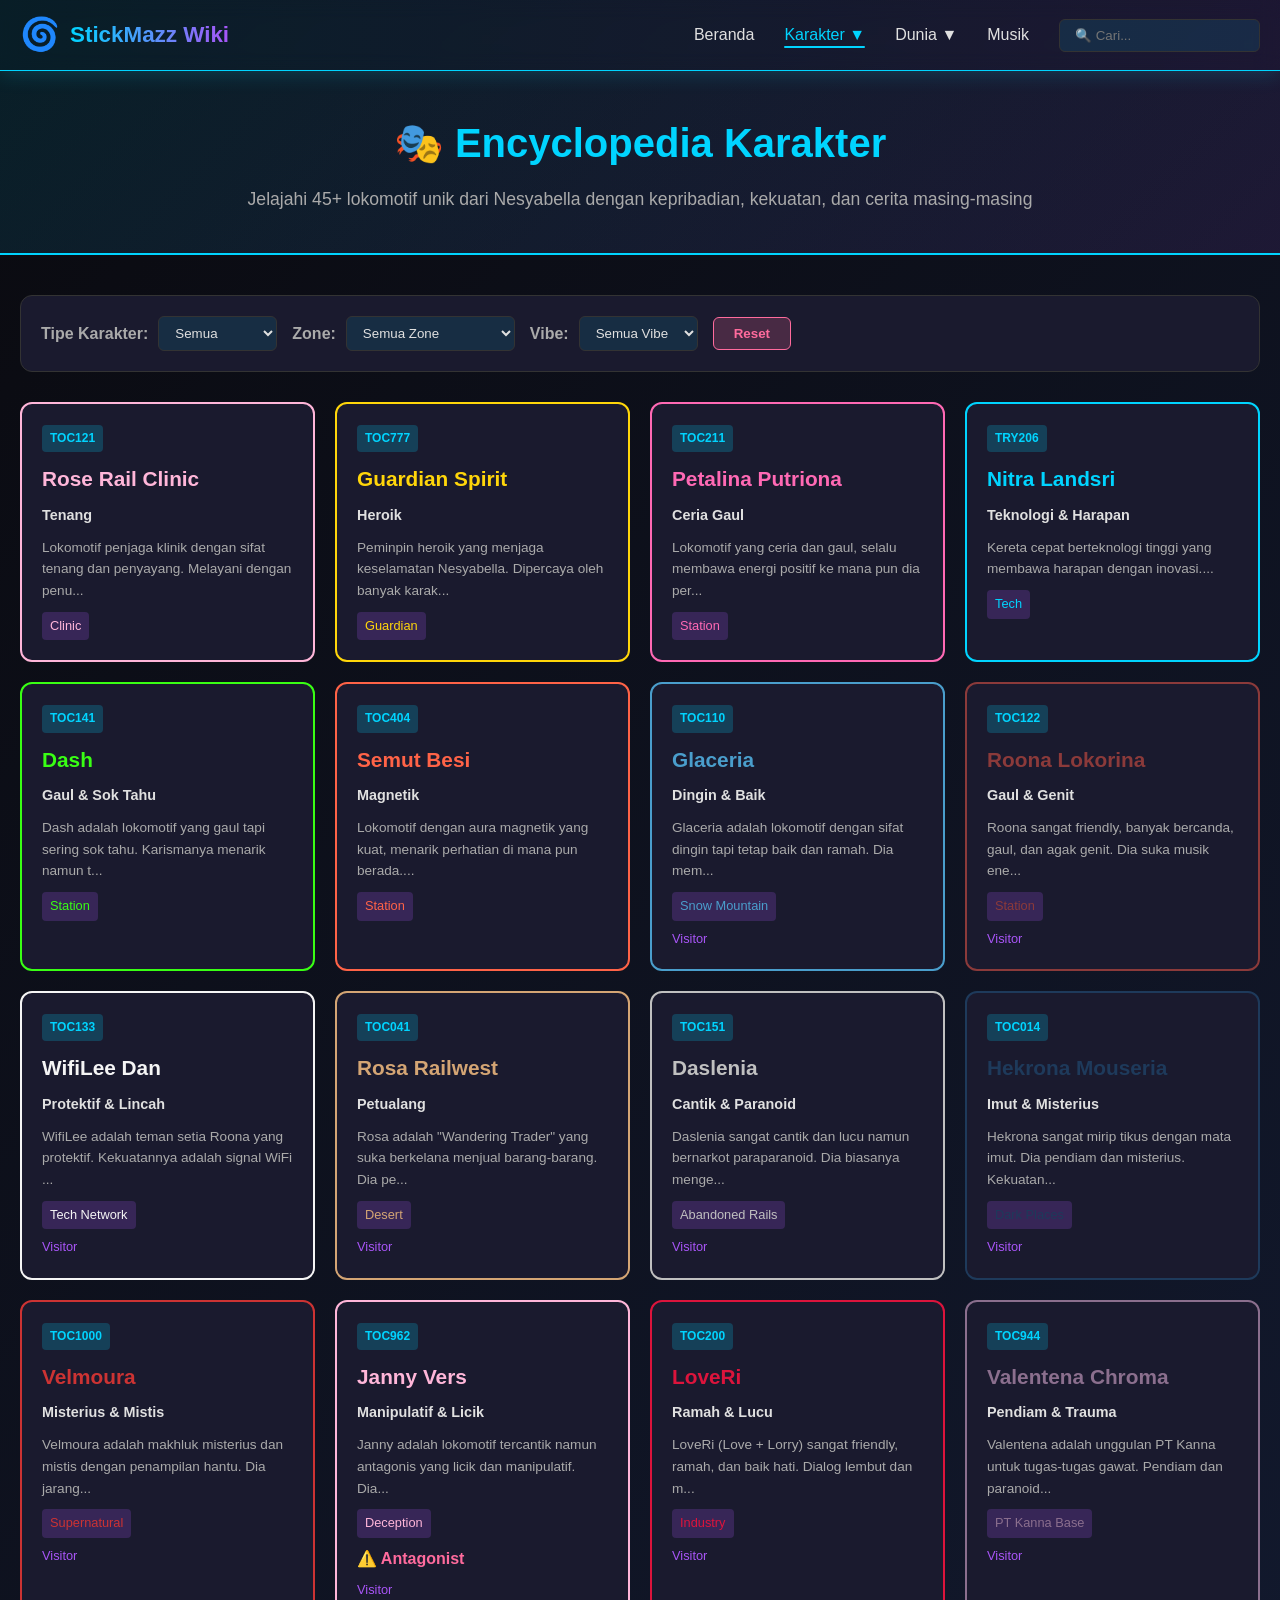
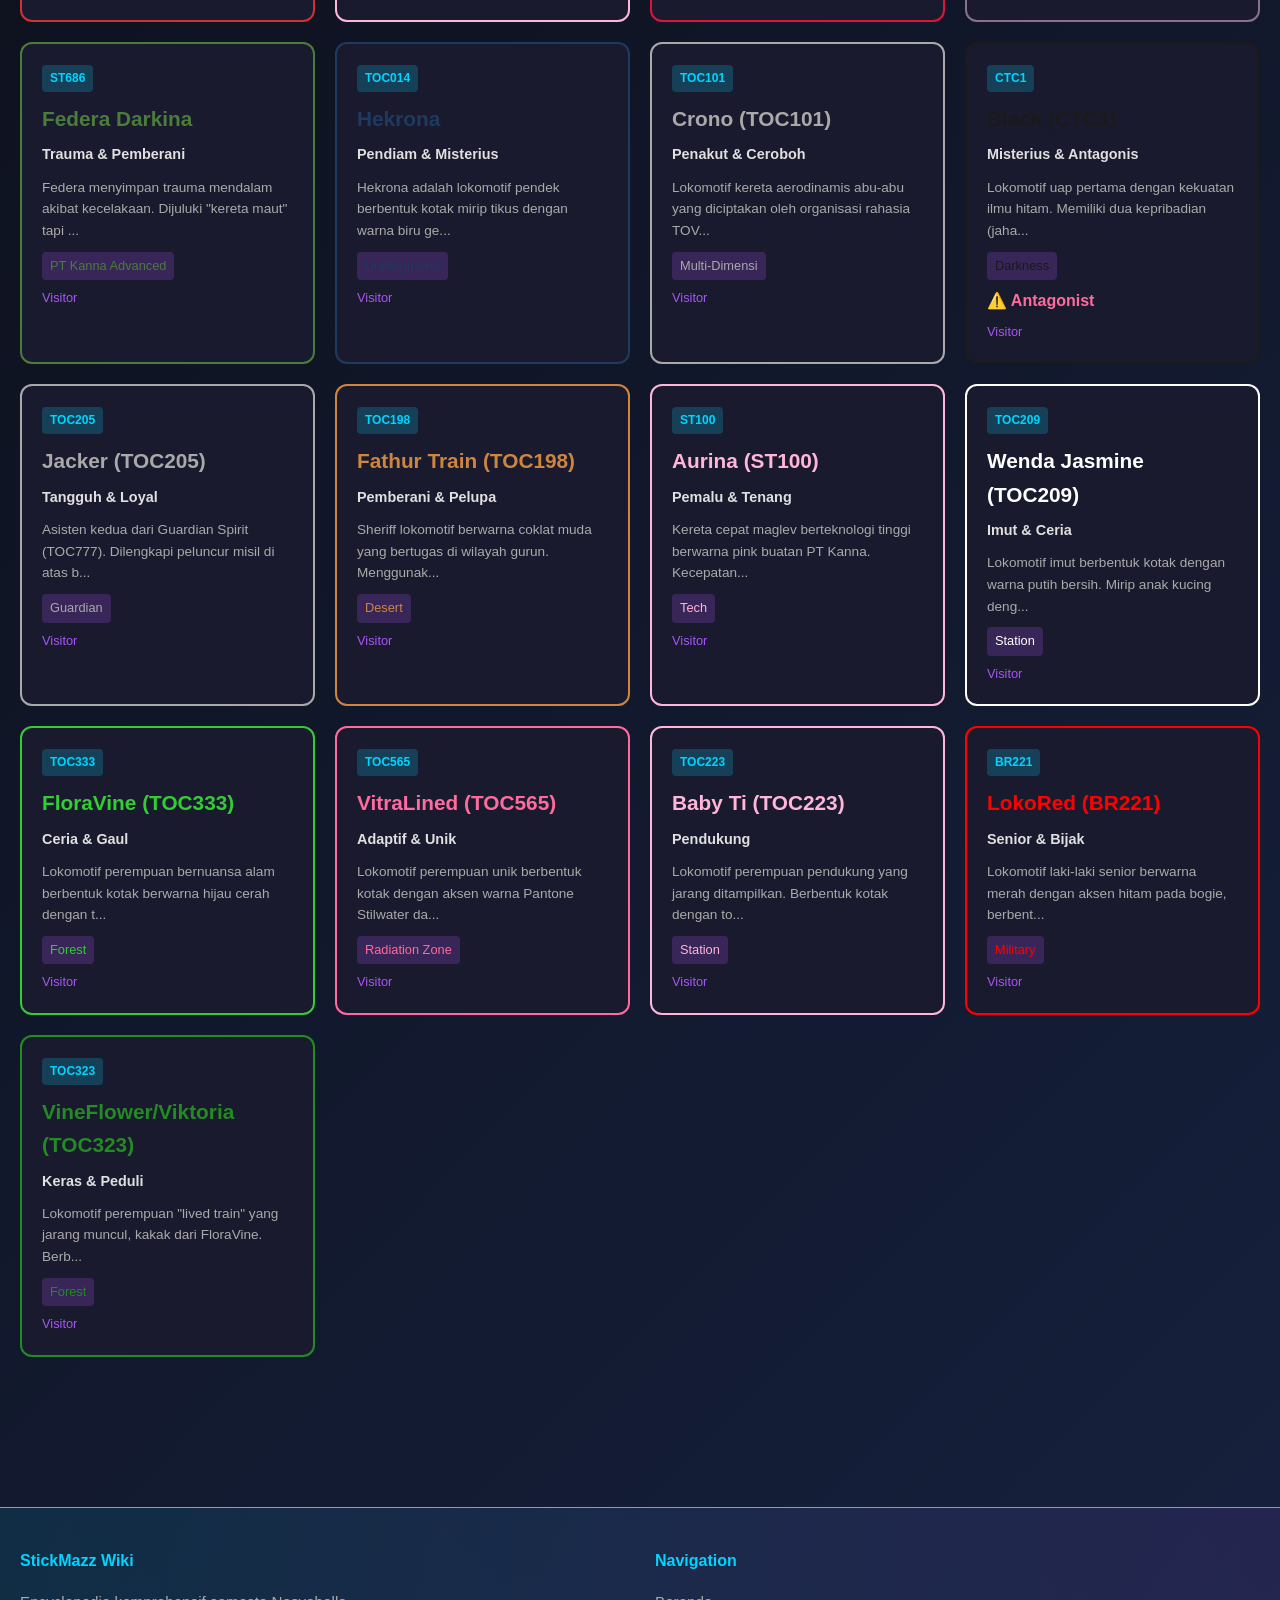
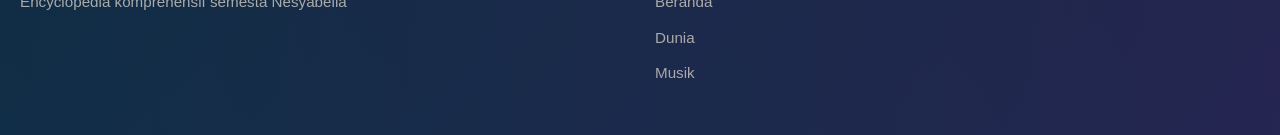
<file: characters.html>
<!DOCTYPE html>
<html lang="id">
<head>
    <meta charset="UTF-8">
    <meta name="viewport" content="width=device-width, initial-scale=1.0">
    <title>🎭 Karakter - StickMazz Wiki</title>
    <link rel="stylesheet" href="wiki-style.css">
</head>
<body>
    <!-- Navigation Bar -->
    <nav class="navbar">
        <div class="nav-container">
            <div class="logo">
                <span class="logo-icon">🌀</span>
                <span class="logo-text">StickMazz Wiki</span>
            </div>
            <ul class="nav-menu">
                <li><a href="index.html">Beranda</a></li>
                <li class="dropdown">
                    <a href="#" class="active">Karakter ▼</a>
                    <div class="dropdown-content">
                        <a href="characters.html">Semua Karakter</a>
                        <a href="characters.html?type=utama">Karakter Utama</a>
                        <a href="characters.html?type=bonus">Bonus Characters</a>
                        <a href="characters.html?type=antagonis">Antagonis</a>
                    </div>
                </li>
                <li class="dropdown">
                    <a href="#">Dunia ▼</a>
                    <div class="dropdown-content">
                        <a href="world.html">Nesyabella</a>
                        <a href="world.html#zones">Zona & Wilayah</a>
                        <a href="world.html#lore">Sejarah Dunia</a>
                        <a href="world.html#organizations">Organisasi</a>
                    </div>
                </li>
                <li><a href="music.html">Musik</a></li>
                <li class="search-box">
                    <input type="text" id="globalSearch" placeholder="🔍 Cari..." onkeyup="globalSearch()">
                </li>
            </ul>
        </div>
    </nav>

    <!-- Page Header -->
    <section class="page-header">
        <h1>🎭 Encyclopedia Karakter</h1>
        <p>Jelajahi 45+ lokomotif unik dari Nesyabella dengan kepribadian, kekuatan, dan cerita masing-masing</p>
    </section>

    <!-- Main Content -->
    <div class="container">
        <!-- Filter Section -->
        <section class="filter-section">
            <div class="filter-controls">
                <div class="filter-group">
                    <label for="typeFilter">Tipe Karakter:</label>
                    <select id="typeFilter" onchange="filterCharacters()">
                        <option value="semua">Semua</option>
                        <option value="utama">Utama (33)</option>
                        <option value="bonus">Bonus (12+)</option>
                        <option value="antagonis">Antagonis</option>
                    </select>
                </div>
                <div class="filter-group">
                    <label for="zoneFilter">Zone:</label>
                    <select id="zoneFilter" onchange="filterCharacters()">
                        <option value="semua">Semua Zone</option>
                    </select>
                </div>
                <div class="filter-group">
                    <label for="vibeFilter">Vibe:</label>
                    <select id="vibeFilter" onchange="filterCharacters()">
                        <option value="semua">Semua Vibe</option>
                    </select>
                </div>
                <div class="filter-group">
                    <button class="btn-reset" onclick="resetFilters()">Reset</button>
                </div>
            </div>
        </section>

        <!-- Character Grid -->
        <section class="character-grid" id="characterGrid">
            <!-- Akan diisi oleh JavaScript -->
        </section>

        <!-- Character Modal -->
        <div class="modal" id="characterModal">
            <div class="modal-content character-detail">
                <button class="close-modal" onclick="closeModal()">&times;</button>
                <div class="modal-header" id="modalHeader"></div>
                <div class="modal-body" id="modalBody"></div>
            </div>
        </div>
    </div>

    <!-- Footer -->
    <footer class="footer">
        <div class="footer-content">
            <div class="footer-section">
                <h4>StickMazz Wiki</h4>
                <p>Encyclopedia komprehensif semesta Nesyabella</p>
            </div>
            <div class="footer-section">
                <h4>Navigation</h4>
                <ul>
                    <li><a href="index.html">Beranda</a></li>
                    <li><a href="world.html">Dunia</a></li>
                    <li><a href="music.html">Musik</a></li>
                </ul>
            </div>
        </div>
    </footer>

    <script src="wiki-database.js"></script>
    <script src="wiki-characters.js"></script>
    <script src="wiki-script.js"></script>
</body>
</html>
</file>
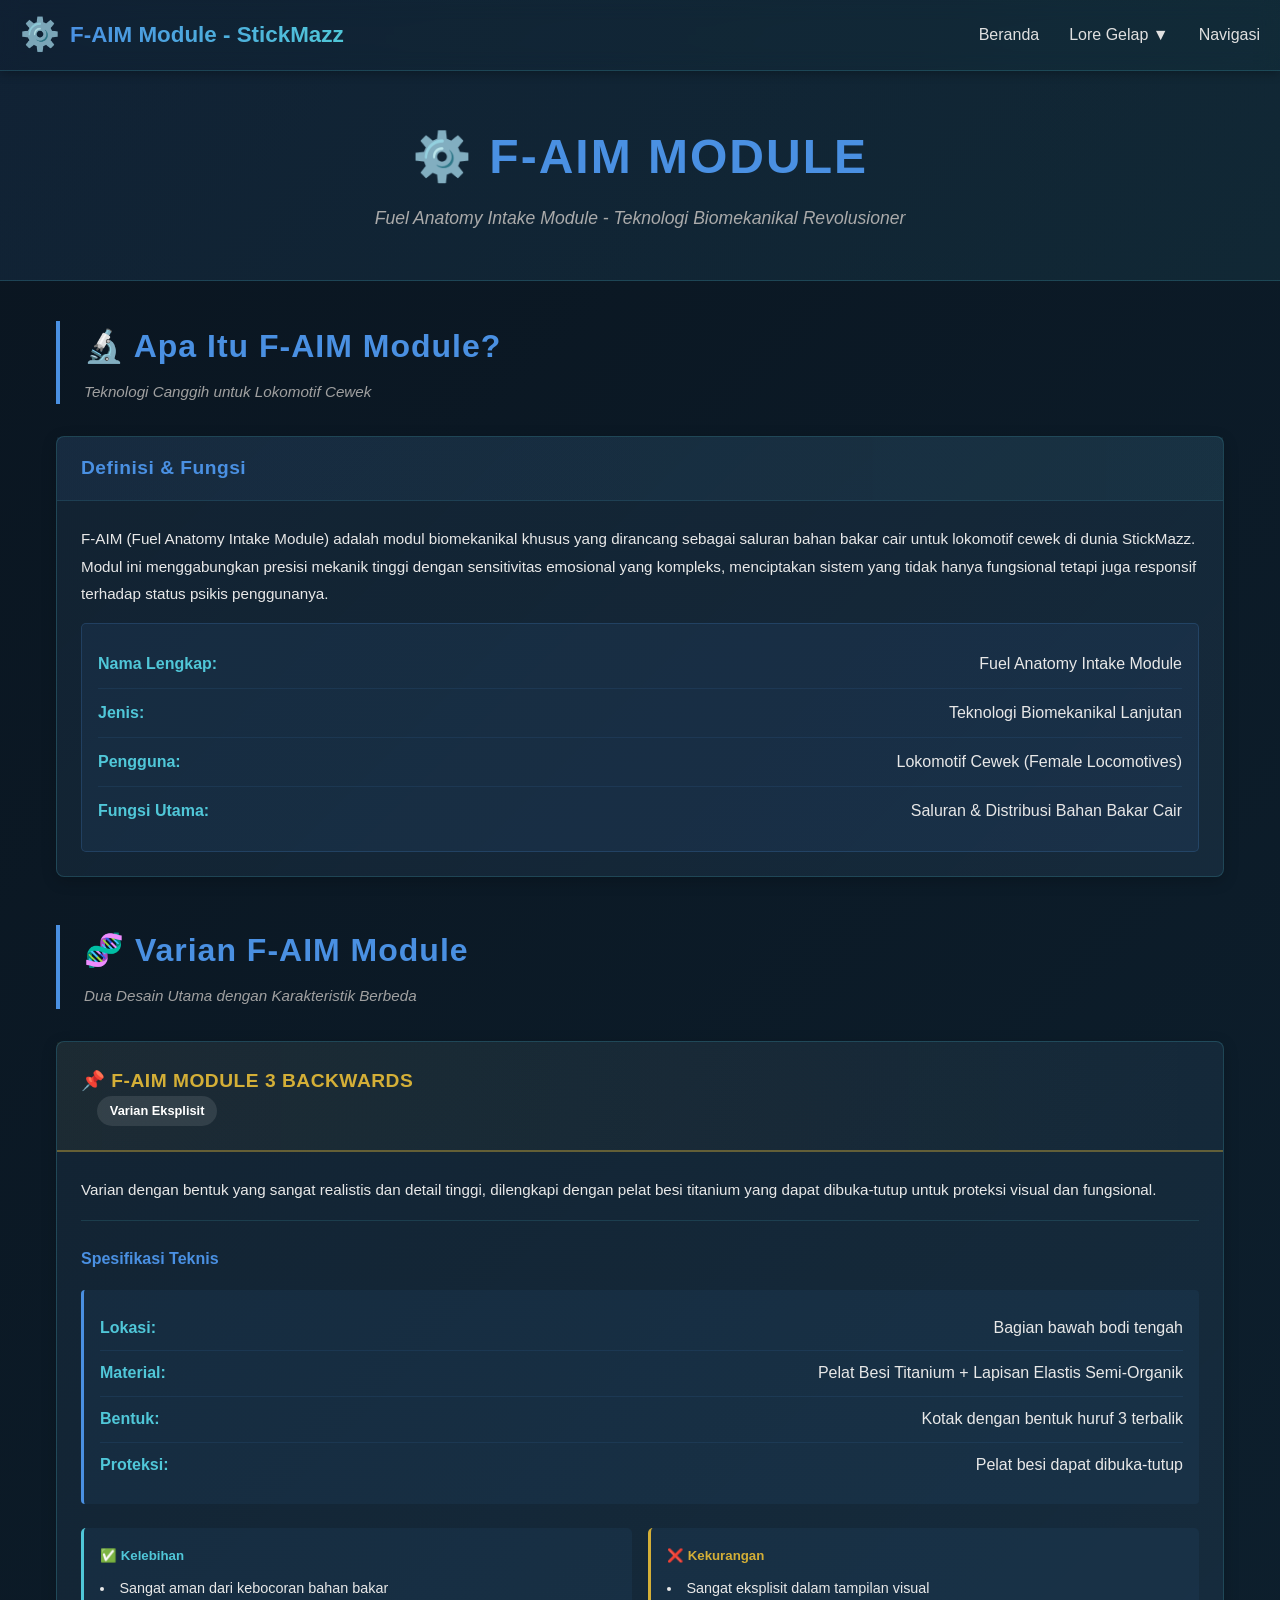
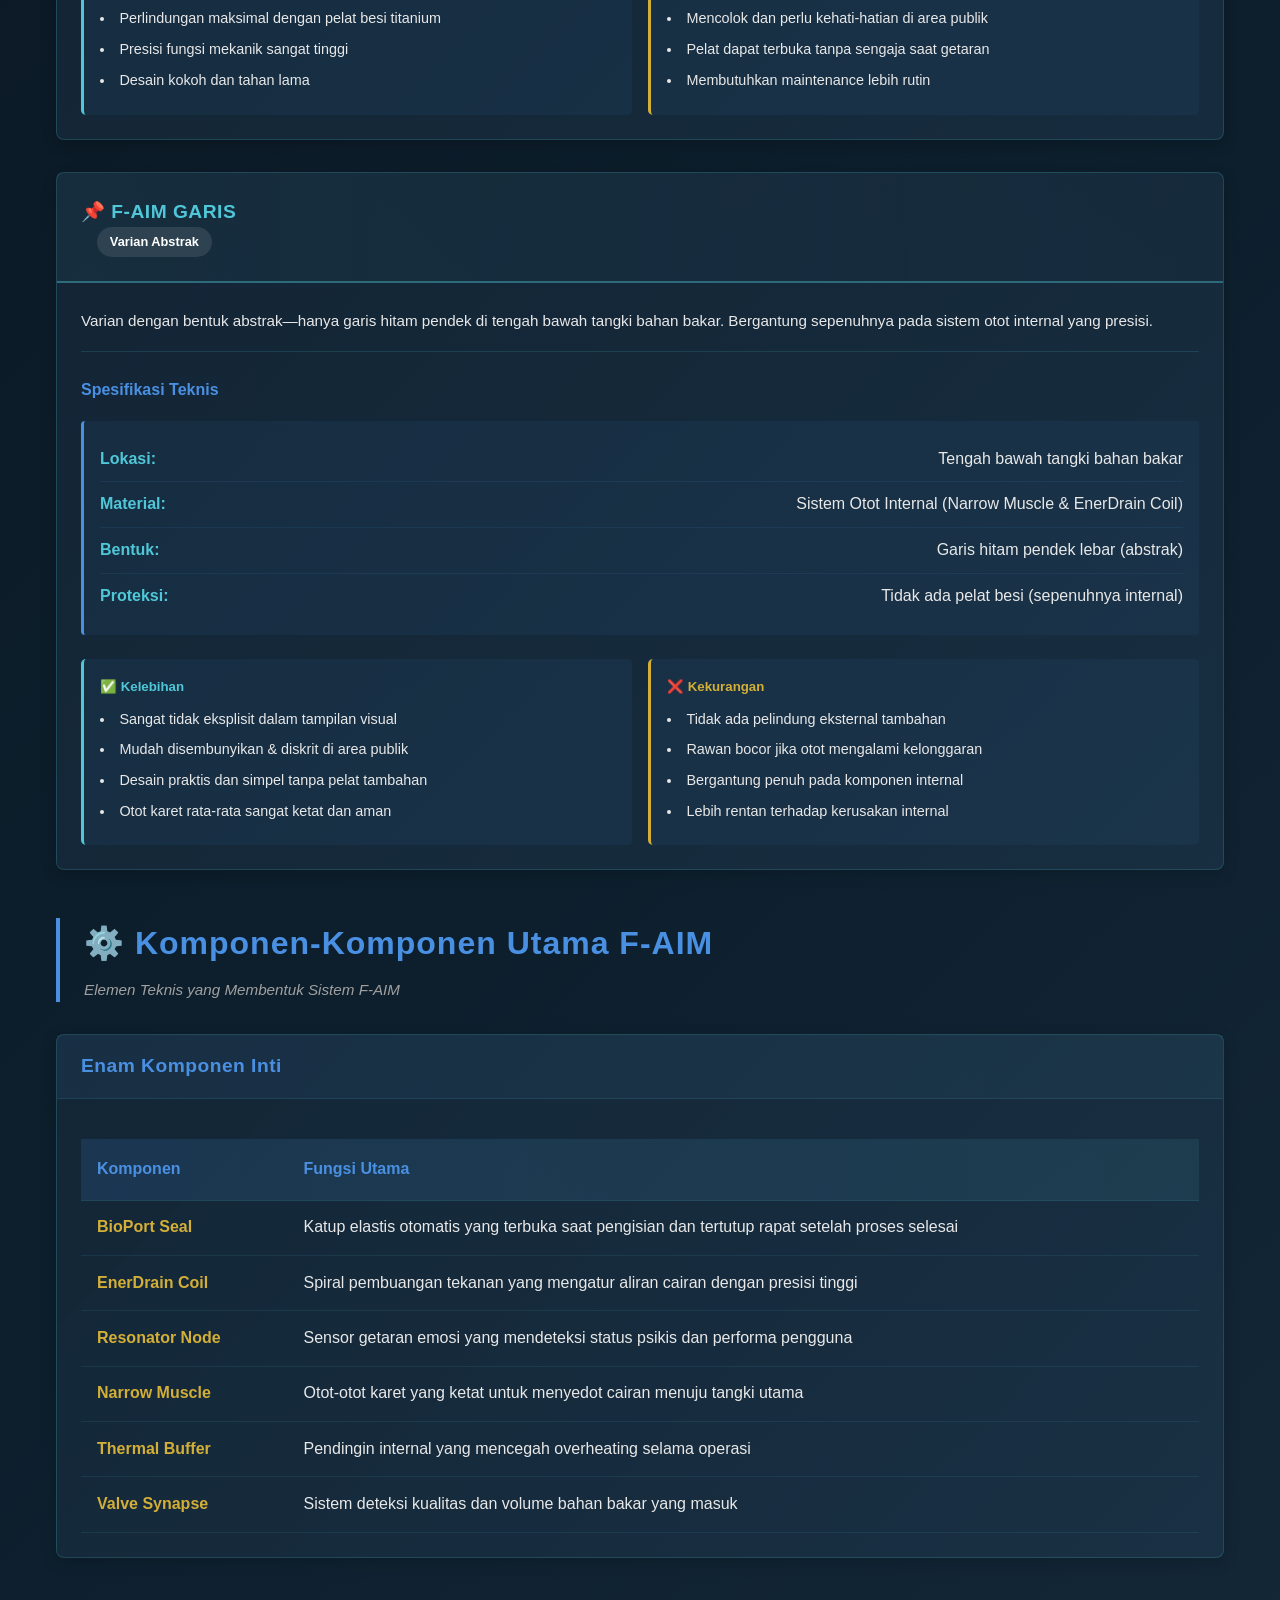
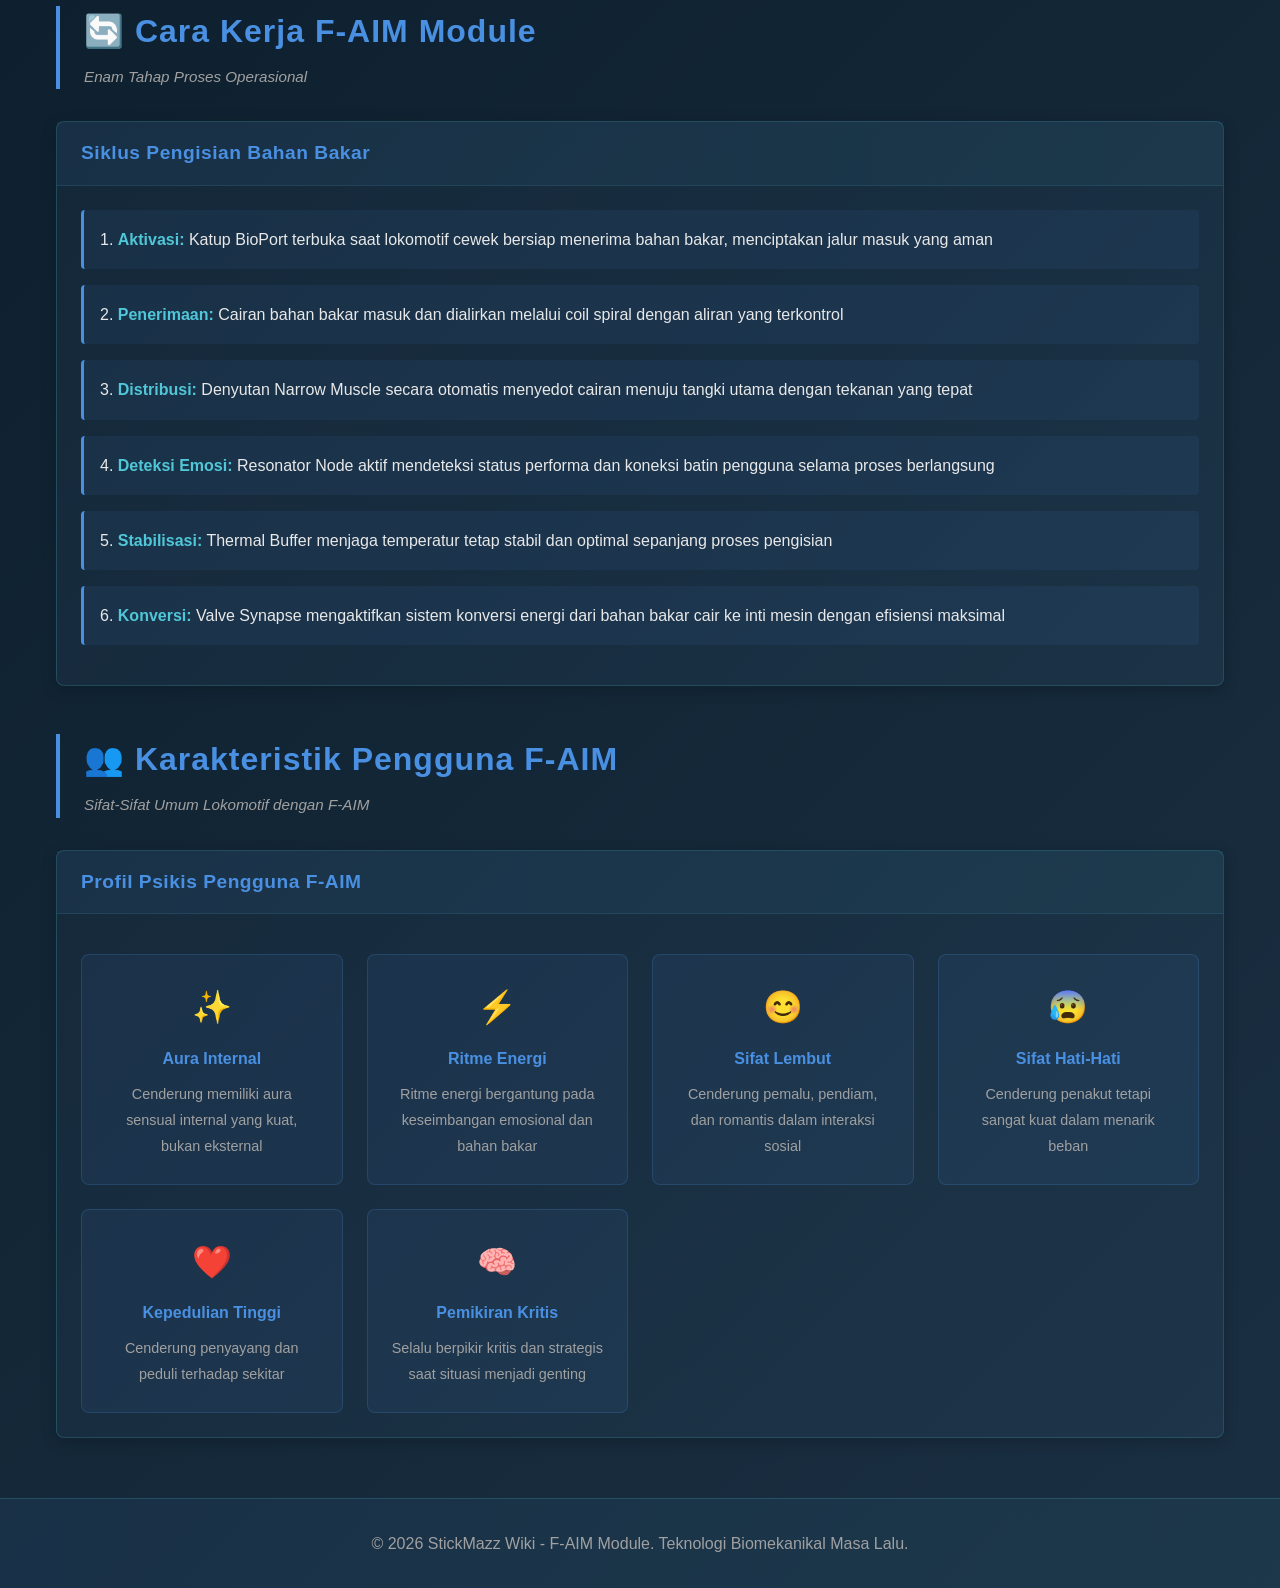
<file: faim-module.html>
<!DOCTYPE html>
<html lang="id">
<head>
    <meta charset="UTF-8">
    <meta name="viewport" content="width=device-width, initial-scale=1.0">
    <title>⚙️ F-AIM Module - Teknologi Biomekanikal</title>
    <link rel="stylesheet" href="wiki-style.css">
    <link rel="stylesheet" href="faim-module-style.css">
</head>
<body class="faim-theme">
    <!-- Navigation Bar -->
    <nav class="navbar faim-navbar">
        <div class="nav-container">
            <div class="logo">
                <span class="logo-icon">⚙️</span>
                <span class="logo-text">F-AIM Module - StickMazz</span>
            </div>
            <ul class="nav-menu">
                <li><a href="index.html">Beranda</a></li>
                <li class="dropdown">
                    <a href="#">Lore Gelap ▼</a>
                    <div class="dropdown-content">
                        <a href="forbidden-lore.html">Kembali ke Forbidden Lore</a>
                        <a href="umbrabella-lore.html">UmbraBella</a>
                        <a href="faim-module.html" class="active">F-AIM Module</a>
                    </div>
                </li>
                <li><a href="navigation.html">Navigasi</a></li>
            </ul>
        </div>
    </nav>

    <!-- Page Header -->
    <section class="page-header faim-header">
        <h1>⚙️ F-AIM MODULE</h1>
        <p class="faim-subtitle">Fuel Anatomy Intake Module - Teknologi Biomekanikal Revolusioner</p>
    </section>

    <!-- Main Container -->
    <div class="container faim-container">
        
        <!-- Introduction Section -->
        <section class="faim-section">
            <div class="section-header">
                <h2 class="section-title">🔬 Apa Itu F-AIM Module?</h2>
                <p class="section-subtitle">Teknologi Canggih untuk Lokomotif Cewek</p>
            </div>

            <div class="faim-card">
                <div class="card-header faim-card-header">
                    <h3>Definisi & Fungsi</h3>
                </div>
                <div class="card-content">
                    <p>
                        F-AIM (Fuel Anatomy Intake Module) adalah modul biomekanikal khusus yang dirancang sebagai saluran bahan bakar 
                        cair untuk lokomotif cewek di dunia StickMazz. Modul ini menggabungkan presisi mekanik tinggi dengan sensitivitas 
                        emosional yang kompleks, menciptakan sistem yang tidak hanya fungsional tetapi juga responsif terhadap status 
                        psikis penggunanya.
                    </p>
                    <div class="info-box">
                        <div class="info-row">
                            <span class="label">Nama Lengkap:</span>
                            <span class="value">Fuel Anatomy Intake Module</span>
                        </div>
                        <div class="info-row">
                            <span class="label">Jenis:</span>
                            <span class="value">Teknologi Biomekanikal Lanjutan</span>
                        </div>
                        <div class="info-row">
                            <span class="label">Pengguna:</span>
                            <span class="value">Lokomotif Cewek (Female Locomotives)</span>
                        </div>
                        <div class="info-row">
                            <span class="label">Fungsi Utama:</span>
                            <span class="value">Saluran & Distribusi Bahan Bakar Cair</span>
                        </div>
                    </div>
                </div>
            </div>
        </section>

        <!-- Variants Section -->
        <section class="faim-section">
            <div class="section-header">
                <h2 class="section-title">🧬 Varian F-AIM Module</h2>
                <p class="section-subtitle">Dua Desain Utama dengan Karakteristik Berbeda</p>
            </div>

            <div class="faim-card variant-card explicit-card">
                <div class="card-header variant-header explicit-header">
                    <h4>📌 F-AIM MODULE 3 BACKWARDS</h4>
                    <span class="variant-badge">Varian Eksplisit</span>
                </div>
                <div class="card-content">
                    <p class="variant-description">
                        Varian dengan bentuk yang sangat realistis dan detail tinggi, dilengkapi dengan pelat besi titanium yang 
                        dapat dibuka-tutup untuk proteksi visual dan fungsional.
                    </p>
                    
                    <div class="variant-details">
                        <h5>Spesifikasi Teknis</h5>
                        <div class="specs-list">
                            <div class="spec-item">
                                <span class="spec-label">Lokasi:</span>
                                <span class="spec-value">Bagian bawah bodi tengah</span>
                            </div>
                            <div class="spec-item">
                                <span class="spec-label">Material:</span>
                                <span class="spec-value">Pelat Besi Titanium + Lapisan Elastis Semi-Organik</span>
                            </div>
                            <div class="spec-item">
                                <span class="spec-label">Bentuk:</span>
                                <span class="spec-value">Kotak dengan bentuk huruf 3 terbalik</span>
                            </div>
                            <div class="spec-item">
                                <span class="spec-label">Proteksi:</span>
                                <span class="spec-value">Pelat besi dapat dibuka-tutup</span>
                            </div>
                        </div>
                    </div>

                    <div class="pros-cons">
                        <div class="pros">
                            <h5>✅ Kelebihan</h5>
                            <ul>
                                <li>Sangat aman dari kebocoran bahan bakar</li>
                                <li>Perlindungan maksimal dengan pelat besi titanium</li>
                                <li>Presisi fungsi mekanik sangat tinggi</li>
                                <li>Desain kokoh dan tahan lama</li>
                            </ul>
                        </div>
                        <div class="cons">
                            <h5>❌ Kekurangan</h5>
                            <ul>
                                <li>Sangat eksplisit dalam tampilan visual</li>
                                <li>Mencolok dan perlu kehati-hatian di area publik</li>
                                <li>Pelat dapat terbuka tanpa sengaja saat getaran</li>
                                <li>Membutuhkan maintenance lebih rutin</li>
                            </ul>
                        </div>
                    </div>
                </div>
            </div>

            <div class="faim-card variant-card abstract-card">
                <div class="card-header variant-header abstract-header">
                    <h4>📌 F-AIM GARIS</h4>
                    <span class="variant-badge">Varian Abstrak</span>
                </div>
                <div class="card-content">
                    <p class="variant-description">
                        Varian dengan bentuk abstrak—hanya garis hitam pendek di tengah bawah tangki bahan bakar. Bergantung 
                        sepenuhnya pada sistem otot internal yang presisi.
                    </p>
                    
                    <div class="variant-details">
                        <h5>Spesifikasi Teknis</h5>
                        <div class="specs-list">
                            <div class="spec-item">
                                <span class="spec-label">Lokasi:</span>
                                <span class="spec-value">Tengah bawah tangki bahan bakar</span>
                            </div>
                            <div class="spec-item">
                                <span class="spec-label">Material:</span>
                                <span class="spec-value">Sistem Otot Internal (Narrow Muscle & EnerDrain Coil)</span>
                            </div>
                            <div class="spec-item">
                                <span class="spec-label">Bentuk:</span>
                                <span class="spec-value">Garis hitam pendek lebar (abstrak)</span>
                            </div>
                            <div class="spec-item">
                                <span class="spec-label">Proteksi:</span>
                                <span class="spec-value">Tidak ada pelat besi (sepenuhnya internal)</span>
                            </div>
                        </div>
                    </div>

                    <div class="pros-cons">
                        <div class="pros">
                            <h5>✅ Kelebihan</h5>
                            <ul>
                                <li>Sangat tidak eksplisit dalam tampilan visual</li>
                                <li>Mudah disembunyikan & diskrit di area publik</li>
                                <li>Desain praktis dan simpel tanpa pelat tambahan</li>
                                <li>Otot karet rata-rata sangat ketat dan aman</li>
                            </ul>
                        </div>
                        <div class="cons">
                            <h5>❌ Kekurangan</h5>
                            <ul>
                                <li>Tidak ada pelindung eksternal tambahan</li>
                                <li>Rawan bocor jika otot mengalami kelonggaran</li>
                                <li>Bergantung penuh pada komponen internal</li>
                                <li>Lebih rentan terhadap kerusakan internal</li>
                            </ul>
                        </div>
                    </div>
                </div>
            </div>
        </section>

        <!-- Components Section -->
        <section class="faim-section">
            <div class="section-header">
                <h2 class="section-title">⚙️ Komponen-Komponen Utama F-AIM</h2>
                <p class="section-subtitle">Elemen Teknis yang Membentuk Sistem F-AIM</p>
            </div>

            <div class="faim-card">
                <div class="card-header faim-card-header">
                    <h3>Enam Komponen Inti</h3>
                </div>
                <div class="card-content">
                    <table class="components-table">
                        <thead>
                            <tr>
                                <th>Komponen</th>
                                <th>Fungsi Utama</th>
                            </tr>
                        </thead>
                        <tbody>
                            <tr>
                                <td><span class="component-name">BioPort Seal</span></td>
                                <td>Katup elastis otomatis yang terbuka saat pengisian dan tertutup rapat setelah proses selesai</td>
                            </tr>
                            <tr>
                                <td><span class="component-name">EnerDrain Coil</span></td>
                                <td>Spiral pembuangan tekanan yang mengatur aliran cairan dengan presisi tinggi</td>
                            </tr>
                            <tr>
                                <td><span class="component-name">Resonator Node</span></td>
                                <td>Sensor getaran emosi yang mendeteksi status psikis dan performa pengguna</td>
                            </tr>
                            <tr>
                                <td><span class="component-name">Narrow Muscle</span></td>
                                <td>Otot-otot karet yang ketat untuk menyedot cairan menuju tangki utama</td>
                            </tr>
                            <tr>
                                <td><span class="component-name">Thermal Buffer</span></td>
                                <td>Pendingin internal yang mencegah overheating selama operasi</td>
                            </tr>
                            <tr>
                                <td><span class="component-name">Valve Synapse</span></td>
                                <td>Sistem deteksi kualitas dan volume bahan bakar yang masuk</td>
                            </tr>
                        </tbody>
                    </table>
                </div>
            </div>
        </section>

        <!-- Operating Process Section -->
        <section class="faim-section">
            <div class="section-header">
                <h2 class="section-title">🔄 Cara Kerja F-AIM Module</h2>
                <p class="section-subtitle">Enam Tahap Proses Operasional</p>
            </div>

            <div class="faim-card">
                <div class="card-header faim-card-header">
                    <h3>Siklus Pengisian Bahan Bakar</h3>
                </div>
                <div class="card-content">
                    <ol class="process-list">
                        <li>
                            <strong>Aktivasi:</strong> Katup BioPort terbuka saat lokomotif cewek bersiap menerima bahan bakar, 
                            menciptakan jalur masuk yang aman
                        </li>
                        <li>
                            <strong>Penerimaan:</strong> Cairan bahan bakar masuk dan dialirkan melalui coil spiral dengan aliran 
                            yang terkontrol
                        </li>
                        <li>
                            <strong>Distribusi:</strong> Denyutan Narrow Muscle secara otomatis menyedot cairan menuju tangki 
                            utama dengan tekanan yang tepat
                        </li>
                        <li>
                            <strong>Deteksi Emosi:</strong> Resonator Node aktif mendeteksi status performa dan koneksi batin 
                            pengguna selama proses berlangsung
                        </li>
                        <li>
                            <strong>Stabilisasi:</strong> Thermal Buffer menjaga temperatur tetap stabil dan optimal sepanjang 
                            proses pengisian
                        </li>
                        <li>
                            <strong>Konversi:</strong> Valve Synapse mengaktifkan sistem konversi energi dari bahan bakar cair 
                            ke inti mesin dengan efisiensi maksimal
                        </li>
                    </ol>
                </div>
            </div>
        </section>

        <!-- Character Traits Section -->
        <section class="faim-section">
            <div class="section-header">
                <h2 class="section-title">👥 Karakteristik Pengguna F-AIM</h2>
                <p class="section-subtitle">Sifat-Sifat Umum Lokomotif dengan F-AIM</p>
            </div>

            <div class="faim-card">
                <div class="card-header faim-card-header">
                    <h3>Profil Psikis Pengguna F-AIM</h3>
                </div>
                <div class="card-content">
                    <div class="traits-grid">
                        <div class="trait-item">
                            <span class="trait-icon">✨</span>
                            <strong>Aura Internal</strong>
                            <p>Cenderung memiliki aura sensual internal yang kuat, bukan eksternal</p>
                        </div>
                        <div class="trait-item">
                            <span class="trait-icon">⚡</span>
                            <strong>Ritme Energi</strong>
                            <p>Ritme energi bergantung pada keseimbangan emosional dan bahan bakar</p>
                        </div>
                        <div class="trait-item">
                            <span class="trait-icon">😊</span>
                            <strong>Sifat Lembut</strong>
                            <p>Cenderung pemalu, pendiam, dan romantis dalam interaksi sosial</p>
                        </div>
                        <div class="trait-item">
                            <span class="trait-icon">😰</span>
                            <strong>Sifat Hati-Hati</strong>
                            <p>Cenderung penakut tetapi sangat kuat dalam menarik beban</p>
                        </div>
                        <div class="trait-item">
                            <span class="trait-icon">❤️</span>
                            <strong>Kepedulian Tinggi</strong>
                            <p>Cenderung penyayang dan peduli terhadap sekitar</p>
                        </div>
                        <div class="trait-item">
                            <span class="trait-icon">🧠</span>
                            <strong>Pemikiran Kritis</strong>
                            <p>Selalu berpikir kritis dan strategis saat situasi menjadi genting</p>
                        </div>
                    </div>
                </div>
            </div>
        </section>

    </div>

    <!-- Footer -->
    <footer class="footer faim-footer">
        <p>&copy; 2026 StickMazz Wiki - F-AIM Module. Teknologi Biomekanikal Masa Lalu.</p>
    </footer>

    <!-- Scripts -->
    <script src="faim-module-script.js"></script>
</body>
</html>
</file>
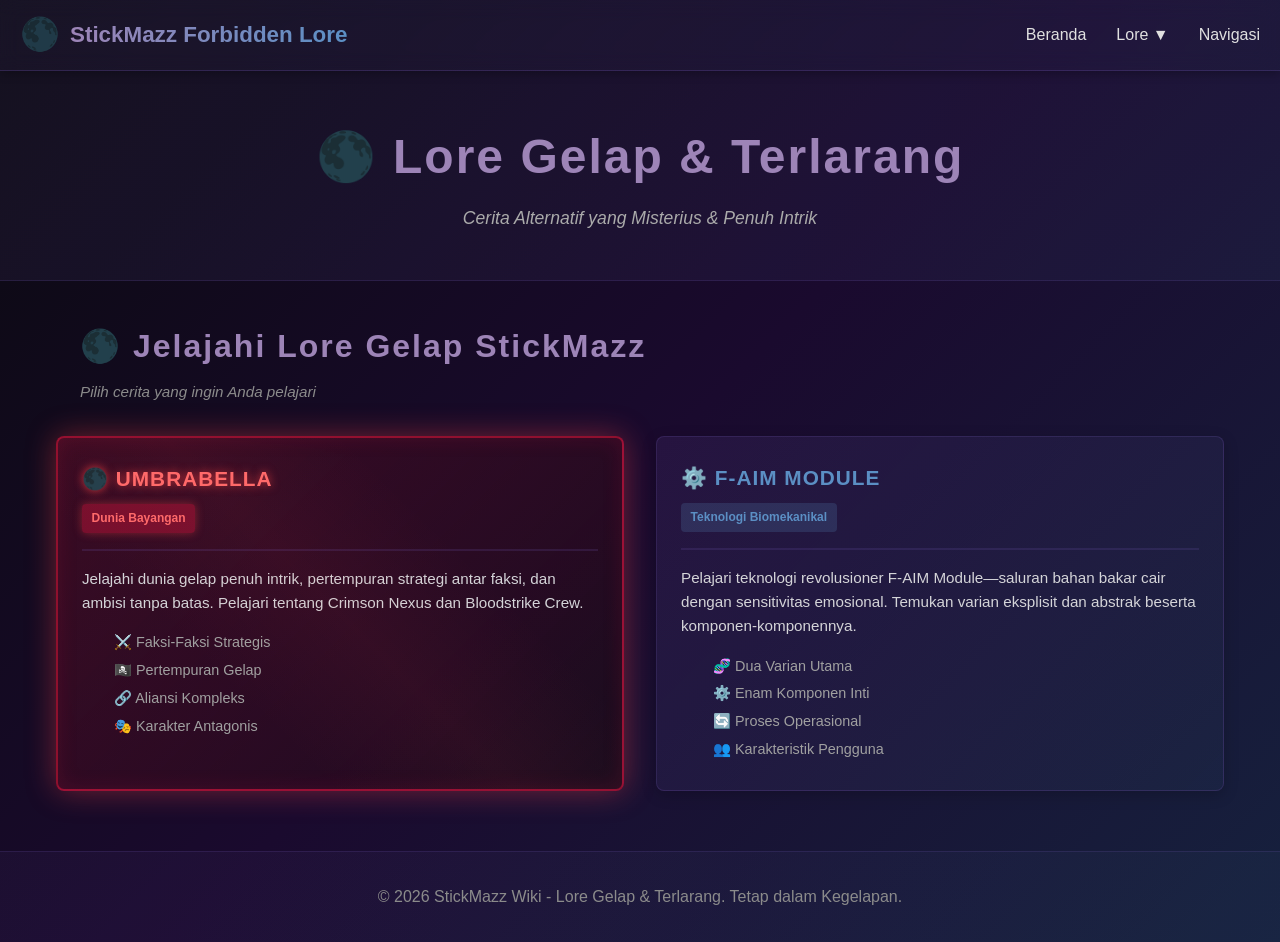
<file: forbidden-lore.html>
<!DOCTYPE html>
<html lang="id">
<head>
    <meta charset="UTF-8">
    <meta name="viewport" content="width=device-width, initial-scale=1.0">
    <title>🌑 Lore Gelap & Terlarang - StickMazz Wiki</title>
    <link rel="stylesheet" href="wiki-style.css">
    <link rel="stylesheet" href="forbidden-lore-style.css">
    <link rel="stylesheet" href="forbidden-transition.css">
</head>
<body class="forbidden-theme">
    <!-- Navigation Bar -->
    <nav class="navbar forbidden-navbar">
        <div class="nav-container">
            <div class="logo">
                <span class="logo-icon">🌑</span>
                <span class="logo-text">StickMazz Forbidden Lore</span>
            </div>
            <ul class="nav-menu">
                <li><a href="index.html">Beranda</a></li>
                <li class="dropdown">
                    <a href="#">Lore ▼</a>
                    <div class="dropdown-content">
                        <a href="lore-mendalam.html">Lore Mendalam</a>
                        <a href="world.html">Dunia Nesyabella</a>
                        <a href="forbidden-lore.html" class="active">Lore Gelap & Terlarang</a>
                    </div>
                </li>
                <li><a href="navigation.html">Navigasi</a></li>
            </ul>
        </div>
    </nav>

    <!-- Page Header -->
    <section class="page-header forbidden-header">
        <h1>🌑 Lore Gelap & Terlarang</h1>
        <p class="forbidden-subtitle">Cerita Alternatif yang Misterius & Penuh Intrik</p>
    </section>

    <!-- Main Container -->
    <div class="container forbidden-container">
        
        <!-- Main Navigation Section -->
        <section class="forbidden-section">
            <div class="section-header">
                <h2 class="section-title">🌑 Jelajahi Lore Gelap StickMazz</h2>
                <p class="section-subtitle">Pilih cerita yang ingin Anda pelajari</p>
            </div>
            
            <!-- Glitch Transition Screen -->
            <div id="glitch-screen" class="glitch-screen">
                <div class="glitch-rgb-split"></div>
                <div class="glitch-bar glitch-bar-1"></div>
                <div class="glitch-bar glitch-bar-2"></div>
                <div class="glitch-bar glitch-bar-3"></div>
                <div class="glitch-bar glitch-bar-4"></div>
                <div class="glitch-bar glitch-bar-5"></div>
                <div class="glitch-scanlines"></div>
                <div class="glitch-noise"></div>
                <div class="glitch-crack"></div>
                <div class="glitch-text-distort" id="glitch-text">▓▓▓ ENTERING ▓▓▓</div>
            </div>
            <div id="glitch-powerdown" class="glitch-powerdown"></div>
            <div id="transition-complete" class="glitch-transition-complete"></div>
            
            <div class="main-links-grid">
                <a href="umbrabella-lore.html" class="lore-link-card terrifying transition-link">
                    <div class="link-card-header">
                        <h3>🌑 UMBRABELLA</h3>
                        <span class="link-badge">Dunia Bayangan</span>
                    </div>
                    <div class="link-card-content">
                        <p>
                            Jelajahi dunia gelap penuh intrik, pertempuran strategi antar faksi, dan ambisi tanpa batas. 
                            Pelajari tentang Crimson Nexus dan Bloodstrike Crew.
                        </p>
                        <ul>
                            <li>⚔️ Faksi-Faksi Strategis</li>
                            <li>🏴‍☠️ Pertempuran Gelap</li>
                            <li>🔗 Aliansi Kompleks</li>
                            <li>🎭 Karakter Antagonis</li>
                        </ul>
                    </div>
                </a>
                
                <a href="faim-module.html" class="lore-link-card transition-link">
                    <div class="link-card-header tech-header">
                        <h3>⚙️ F-AIM MODULE</h3>
                        <span class="link-badge tech-badge">Teknologi Biomekanikal</span>
                    </div>
                    <div class="link-card-content">
                        <p>
                            Pelajari teknologi revolusioner F-AIM Module—saluran bahan bakar cair dengan sensitivitas emosional. 
                            Temukan varian eksplisit dan abstrak beserta komponen-komponennya.
                        </p>
                        <ul>
                            <li>🧬 Dua Varian Utama</li>
                            <li>⚙️ Enam Komponen Inti</li>
                            <li>🔄 Proses Operasional</li>
                            <li>👥 Karakteristik Pengguna</li>
                        </ul>
                    </div>
                </a>
            </div>
        </section>
        
        <!-- UMBRABELLA Section (ARCHIVED - Link Only) -->
        <section class="forbidden-section" style="display: none;">
            <div class="section-header">
                <h2 class="section-title">🌑 UMBRABELLA - Dunia Bayangan</h2>
                <p class="section-subtitle">Realm Kegelapan, Intrik, dan Ambisi yang Tak Terbatas</p>
            </div>

            <div class="forbidden-card">
                <div class="card-header forbidden-card-header">
                    <h3>📍 Tentang UmbraBella</h3>
                </div>
                <div class="card-content">
                    <p>
                        UmbraBella adalah bayangan gelap dari Nesyabella—dunia di mana kegelapan, intrik, dan pertarakan adalah bagian 
                        integral dari kehidupan. Ini adalah tempat di mana ambisi tidak memiliki batas, kekuatan adalah satu-satunya 
                        hukum, dan strategi dapat berarti perbedaan antara hidup dan mati.
                    </p>
                    <div class="lore-stats">
                        <div class="stat-item">
                            <span class="stat-label">Atmosfer:</span>
                            <span class="stat-value">Gelap, Misterius, Penuh Intrik</span>
                        </div>
                        <div class="stat-item">
                            <span class="stat-label">Tema Utama:</span>
                            <span class="stat-value">Kekuatan, Ambisi, Strategi</span>
                        </div>
                        <div class="stat-item">
                            <span class="stat-label">Tipe:</span>
                            <span class="stat-value">Alternate Realm (Bayangan Spiritual Negatif)</span>
                        </div>
                    </div>
                </div>
            </div>

            <!-- Factions Section -->
            <div class="factions-container">
                <h3 class="factions-title">⚔️ Faksi-Faksi Utama UmbraBella</h3>
            
                <div class="forbidden-card faction-card">
                    <div class="card-header faction-header bloodstrike">
                        <h4>🏴‍☠️ BLOODSTRIKE CREW</h4>
                        <span class="faction-role">Bajak Laut & Penjelajah Malam</span>
                    </div>
                    <div class="card-content">
                        <p class="faction-description">
                            Kru pemberani yang dikenal sebagai pencuri artefak dan pengganggu keamanan. Dipimpin oleh seorang kapten 
                            yang tidak takut untuk mengambil risiko besar demi mendapatkan apa yang mereka inginkan.
                        </p>
                        <div class="faction-info">
                            <div class="info-row">
                                <span class="label">Tipe Operasi:</span>
                                <span class="value">Pencurian, Perdagang Gelap, Eksplorasi Berbahaya</span>
                            </div>
                            <div class="info-row">
                                <span class="label">Filosofi:</span>
                                <span class="value">Kebebasan Tanpa Batas, Ambisi Tanpa Kompromi</span>
                            </div>
                            <div class="info-row">
                                <span class="label">Musuh Utama:</span>
                                <span class="value">Crimson Nexus (Persaingan Strategis)</span>
                            </div>
                        </div>
                    </div>
                </div>
            </div>
        </section>

    </div>

    <!-- Footer -->
    <footer class="footer forbidden-footer">
        <p>&copy; 2026 StickMazz Wiki - Lore Gelap & Terlarang. Tetap dalam Kegelapan.</p>
    </footer>

    <!-- Scripts -->
    <script src="forbidden-lore-script.js"></script>
    <script src="forbidden-transition-script.js"></script>
</body>
</html>
</file>
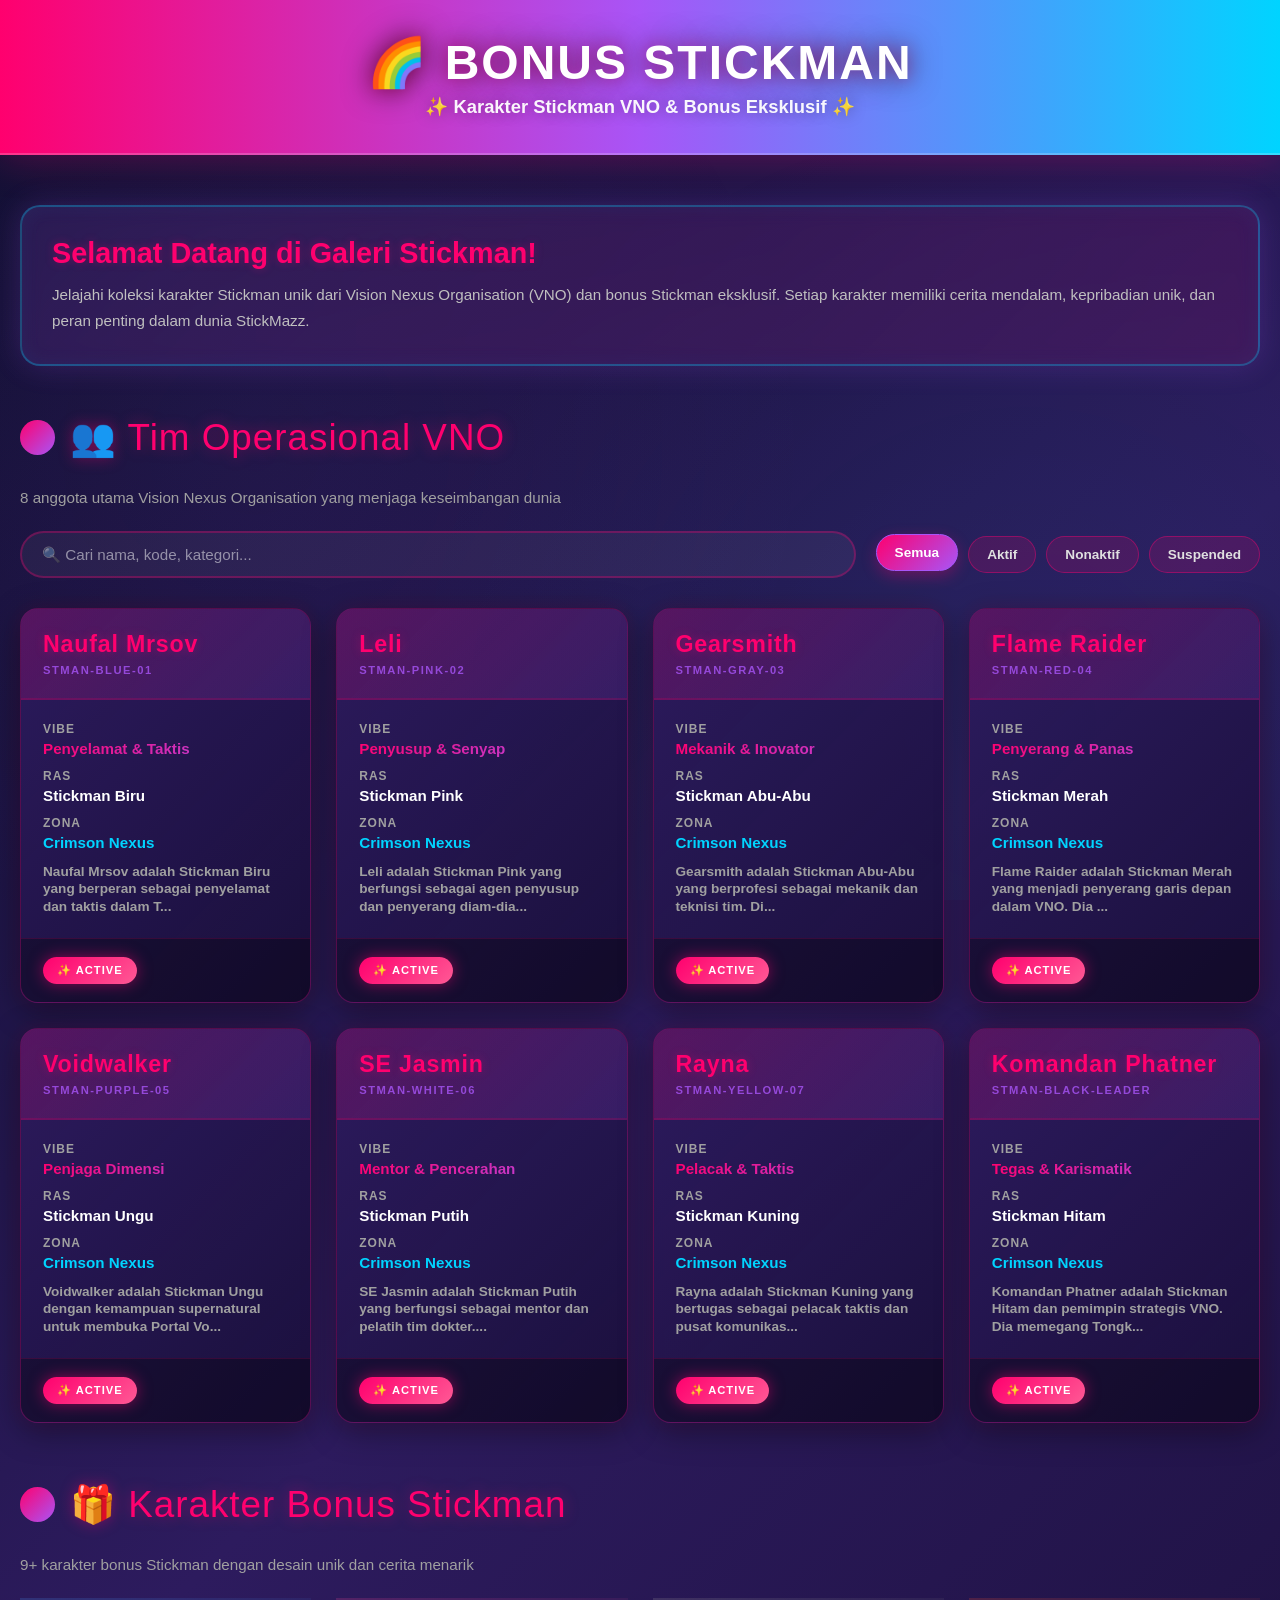
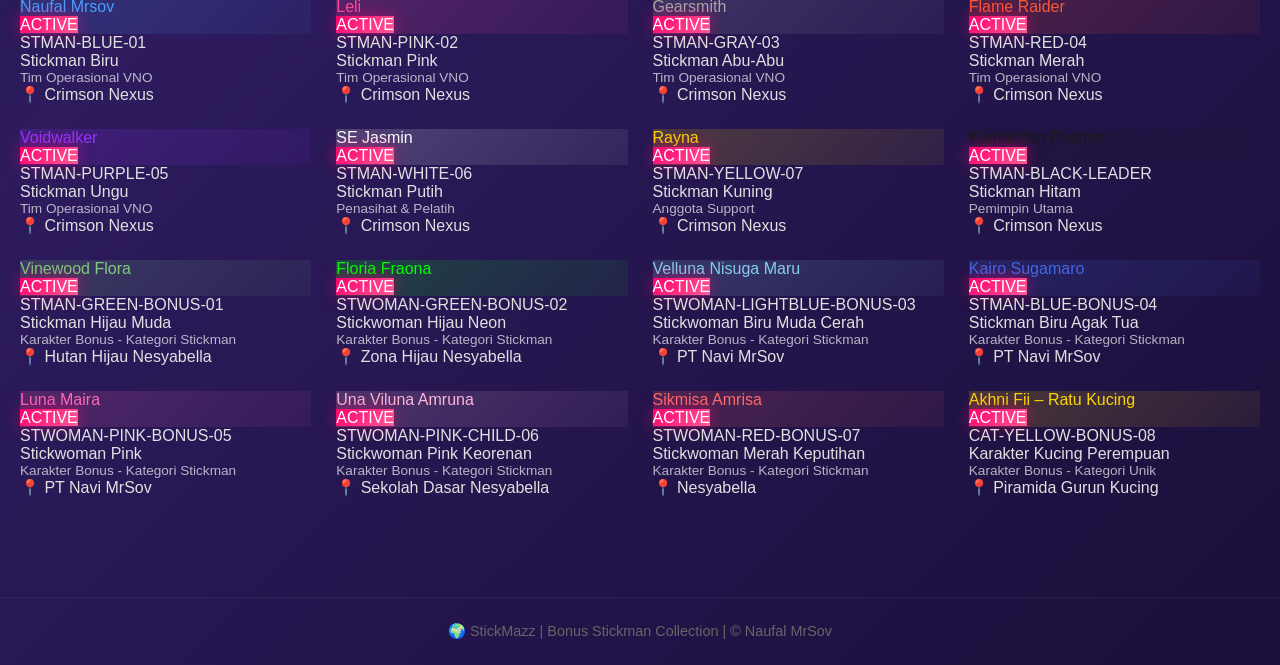
<file: karakter-bonus-enhanced.html>
<!DOCTYPE html>
<html lang="id">
<head>
    <meta charset="UTF-8">
    <meta name="viewport" content="width=device-width, initial-scale=1.0">
    <title>🌈 StickMazz - Bonus Stickman (Enchanted)</title>
    <style>
        * {
            margin: 0;
            padding: 0;
            box-sizing: border-box;
        }

        body {
            font-family: 'Poppins', 'Segoe UI', Tahoma, Geneva, Verdana, sans-serif;
            background: linear-gradient(135deg, #0f0f2e 0%, #2d1b5e 50%, #1a0f3a 100%);
            color: #e0e0e0;
            min-height: 100vh;
            position: relative;
            overflow-x: hidden;
            will-change: auto;
        }

        /* Animated background - Optimized */
        body::before {
            content: '';
            position: fixed;
            top: 0;
            left: 0;
            width: 100%;
            height: 100%;
            background: 
                radial-gradient(circle at 20% 50%, rgba(168, 85, 247, 0.05) 0%, transparent 50%),
                radial-gradient(circle at 80% 80%, rgba(0, 212, 255, 0.05) 0%, transparent 50%);
            pointer-events: none;
            z-index: 1;
        }

        header {
            position: relative;
            z-index: 10;
            background: linear-gradient(90deg, #ff006e 0%, #a855f7 50%, #00d4ff 100%);
            padding: 35px 20px;
            text-align: center;
            box-shadow: 0 0 40px rgba(255, 0, 110, 0.3);
            border-bottom: 2px solid rgba(255, 255, 255, 0.2);
        }

        header h1 {
            font-size: 3rem;
            color: #fff;
            text-shadow: 0 0 30px rgba(0, 0, 0, 0.7), 0 0 15px rgba(255, 0, 110, 0.4);
            margin-bottom: 5px;
            letter-spacing: 2px;
            font-weight: 900;
        }

        header p {
            font-size: 1.15rem;
            color: rgba(255, 255, 255, 0.95);
            font-weight: 600;
            text-shadow: 0 0 15px rgba(0, 0, 0, 0.4);
        }

        .container {
            max-width: 1600px;
            margin: 0 auto;
            padding: 50px 20px;
            position: relative;
            z-index: 2;
        }

        .hero-intro {
            background: linear-gradient(135deg, rgba(168, 85, 247, 0.15), rgba(255, 0, 110, 0.1));
            border: 2px solid rgba(0, 212, 255, 0.3);
            border-radius: 20px;
            padding: 30px;
            margin-bottom: 50px;
            backdrop-filter: blur(10px);
            box-shadow: 0 0 30px rgba(168, 85, 247, 0.2), inset 0 0 20px rgba(0, 212, 255, 0.05);
        }

        .hero-intro h2 {
            color: #ff006e;
            font-size: 1.8rem;
            margin-bottom: 12px;
            text-shadow: 0 0 10px rgba(255, 0, 110, 0.3);
        }

        .hero-intro p {
            color: #c0c0c0;
            line-height: 1.7;
            font-size: 0.95rem;
        }

        .section-title {
            font-size: 2.3rem;
            color: #ff006e;
            margin: 50px 0 30px 0;
            text-shadow: 0 0 15px rgba(255, 0, 110, 0.4);
            letter-spacing: 1px;
            display: flex;
            align-items: center;
            gap: 15px;
            position: relative;
        }

        .section-title::before {
            content: '';
            display: inline-block;
            width: 35px;
            height: 35px;
            background: linear-gradient(135deg, #ff006e, #a855f7);
            border-radius: 50%;
        }

        .section-description {
            color: #a0a0a0;
            font-size: 0.95rem;
            margin-bottom: 25px;
        }

        /* Search & Filter */
        .controls-section {
            display: flex;
            gap: 20px;
            margin-bottom: 30px;
            flex-wrap: wrap;
            align-items: center;
        }

        .search-input {
            flex: 1;
            min-width: 250px;
            padding: 13px 20px;
            background: rgba(255, 255, 255, 0.05);
            border: 2px solid rgba(255, 0, 110, 0.3);
            border-radius: 30px;
            color: #fff;
            font-size: 0.95rem;
            outline: none;
            transition: all 0.3s ease;
        }

        .search-input:focus {
            border-color: #ff006e;
            background: rgba(255, 0, 110, 0.1);
            box-shadow: 0 0 25px rgba(255, 0, 110, 0.3);
        }

        .search-input::placeholder {
            color: rgba(255, 255, 255, 0.5);
        }

        .filter-tabs {
            display: flex;
            gap: 10px;
            flex-wrap: wrap;
        }

        .filter-tab {
            padding: 10px 18px;
            background: rgba(255, 0, 110, 0.15);
            border: 1px solid rgba(255, 0, 110, 0.4);
            border-radius: 25px;
            color: #e0e0e0;
            cursor: pointer;
            transition: all 0.2s ease;
            font-weight: 600;
            font-size: 0.85rem;
        }

        .filter-tab:hover,
        .filter-tab.active {
            background: linear-gradient(135deg, #ff006e, #a855f7);
            border-color: #a855f7;
            color: #fff;
            transform: translateY(-2px);
            box-shadow: 0 5px 15px rgba(255, 0, 110, 0.3);
        }

        /* Grid Layout */
        .characters-grid {
            display: grid;
            grid-template-columns: repeat(auto-fill, minmax(280px, 1fr));
            gap: 25px;
            margin-bottom: 50px;
        }

        /* Character Card - Stickman Version */
        .stickman-card {
            position: relative;
            cursor: pointer;
            perspective: 1000px;
            group: initial;
        }

        .card-wrapper {
            background: linear-gradient(135deg, rgba(45, 27, 94, 0.95), rgba(25, 15, 58, 0.9));
            border: 1px solid rgba(255, 0, 110, 0.25);
            border-radius: 18px;
            padding: 0;
            overflow: hidden;
            transition: all 0.35s cubic-bezier(0.34, 1.56, 0.64, 1);
            display: flex;
            flex-direction: column;
            height: 100%;
            position: relative;
            box-shadow: 0 8px 32px rgba(0, 0, 0, 0.4), 0 0 20px rgba(255, 0, 110, 0.1);
        }

        .stickman-card:hover .card-wrapper {
            transform: translateY(-15px) scale(1.03) rotateX(5deg);
            border-color: rgba(255, 0, 110, 0.6);
            box-shadow: 0 16px 48px rgba(255, 0, 110, 0.25), inset 0 0 30px rgba(255, 0, 110, 0.1);
        }

        .card-top {
            padding: 22px;
            background: linear-gradient(135deg, rgba(255, 0, 110, 0.2), rgba(168, 85, 247, 0.15));
            border-bottom: 2px solid rgba(255, 0, 110, 0.15);
            position: relative;
            z-index: 2;
        }

        .stickman-name {
            font-size: 1.45rem;
            font-weight: 900;
            color: #ff006e;
            margin-bottom: 6px;
            letter-spacing: 0.8px;
            text-shadow: 0 0 10px rgba(255, 0, 110, 0.3);
        }

        .stickman-code {
            font-size: 0.7rem;
            color: #a855f7;
            font-weight: 700;
            letter-spacing: 1.5px;
            text-transform: uppercase;
            opacity: 0.8;
        }

        .card-middle {
            padding: 22px;
            flex-grow: 1;
            display: flex;
            flex-direction: column;
            position: relative;
            z-index: 2;
            gap: 12px;
        }

        .attribute {
            display: flex;
            flex-direction: column;
            gap: 4px;
        }

        .attr-label {
            font-size: 0.75rem;
            color: #a0a0a0;
            font-weight: 700;
            text-transform: uppercase;
            letter-spacing: 1px;
        }

        .attr-value {
            font-size: 0.95rem;
            color: #fff;
            font-weight: 600;
        }

        .attr-value.vibe {
            background: linear-gradient(135deg, #ff006e, #a855f7);
            -webkit-background-clip: text;
            -webkit-text-fill-color: transparent;
            background-clip: text;
        }

        .attr-value.zone {
            color: #00d4ff;
            font-weight: 600;
        }

        .card-footer {
            padding: 18px 22px;
            border-top: 1px solid rgba(255, 0, 110, 0.15);
            background: rgba(0, 0, 0, 0.3);
            position: relative;
            z-index: 2;
            display: flex;
            justify-content: space-between;
            align-items: center;
        }

        /* Status Badge for Stickman */
        .status-indicator {
            display: inline-flex;
            align-items: center;
            gap: 6px;
            padding: 7px 14px;
            border-radius: 20px;
            font-size: 0.7rem;
            font-weight: 800;
            text-transform: uppercase;
            letter-spacing: 1px;
            backdrop-filter: blur(10px);
        }

        .status-active {
            background: linear-gradient(135deg, #ff006e, #ff5995);
            color: #fff;
            box-shadow: 0 0 15px rgba(255, 0, 110, 0.5);
            animation: pulse-active 2s ease-in-out infinite;
        }

        .status-inactive {
            background: linear-gradient(135deg, #ffb74d, #ffa726);
            color: #fff;
            box-shadow: 0 0 15px rgba(255, 183, 77, 0.3);
            animation: pulse-inactive 3s ease-in-out infinite;
        }

        .status-suspended {
            background: linear-gradient(135deg, #f44336, #e91e63);
            color: #fff;
            box-shadow: 0 0 15px rgba(244, 67, 54, 0.5);
            animation: pulse-danger 0.6s ease-in-out infinite;
        }

        .status-planning {
            background: linear-gradient(135deg, #ffd54f, #ffc107);
            color: #000;
            box-shadow: 0 0 15px rgba(255, 193, 7, 0.3);
            animation: pulse-planning 2s ease-in-out infinite;
        }

        @keyframes pulse-active {
            0%, 100% { box-shadow: 0 0 15px rgba(255, 0, 110, 0.5); }
            50% { box-shadow: 0 0 30px rgba(255, 0, 110, 0.8); }
        }

        @keyframes pulse-inactive {
            0%, 100% { opacity: 0.8; }
            50% { opacity: 0.6; }
        }

        @keyframes pulse-danger {
            0%, 100% { transform: scale(1); }
            50% { transform: scale(1.15); }
        }

        @keyframes pulse-planning {
            0%, 100% { opacity: 1; }
            50% { opacity: 0.7; }
        }

        /* Modal */
        .modal-overlay {
            display: none;
            position: fixed;
            top: 0;
            left: 0;
            width: 100%;
            height: 100%;
            background: linear-gradient(135deg, rgba(0, 0, 0, 0.8), rgba(45, 27, 94, 0.6));
            backdrop-filter: blur(8px);
            z-index: 1000;
            align-items: center;
            justify-content: center;
            padding: 20px;
            animation: fadeIn 0.3s ease;
        }

        .modal-overlay.show {
            display: flex;
        }

        @keyframes fadeIn {
            from { opacity: 0; }
            to { opacity: 1; }
        }

        .modal-box {
            background: linear-gradient(135deg, #0f0f2e 0%, #2d1b5e 100%);
            border: 2px solid rgba(255, 0, 110, 0.3);
            border-radius: 22px;
            padding: 40px;
            max-width: 750px;
            width: 100%;
            max-height: 85vh;
            overflow-y: auto;
            box-shadow: 0 0 60px rgba(255, 0, 110, 0.4), inset 0 0 30px rgba(255, 0, 110, 0.1);
            animation: slideUp 0.4s cubic-bezier(0.34, 1.56, 0.64, 1);
            position: relative;
            z-index: 1001;
        }

        @keyframes slideUp {
            from {
                opacity: 0;
                transform: translateY(50px);
            }
            to {
                opacity: 1;
                transform: translateY(0);
            }
        }

        .modal-btn-close {
            position: absolute;
            top: 20px;
            right: 20px;
            background: rgba(255, 0, 110, 0.2);
            border: none;
            color: #ff006e;
            font-size: 32px;
            cursor: pointer;
            width: 45px;
            height: 45px;
            border-radius: 50%;
            display: flex;
            align-items: center;
            justify-content: center;
            transition: all 0.3s ease;
            font-weight: 300;
        }

        .modal-btn-close:hover {
            background: rgba(255, 0, 110, 0.4);
            transform: scale(1.2) rotate(90deg);
        }

        .modal-header {
            margin-bottom: 30px;
            padding-bottom: 20px;
            border-bottom: 2px solid rgba(255, 0, 110, 0.25);
        }

        .modal-title {
            font-size: 2.2rem;
            color: #ff006e;
            text-shadow: 0 0 15px rgba(255, 0, 110, 0.3);
            margin-bottom: 15px;
            font-weight: 900;
        }

        .modal-info {
            display: flex;
            gap: 12px;
            flex-wrap: wrap;
            margin-top: 15px;
        }

        .modal-tag {
            background: rgba(168, 85, 247, 0.2);
            border: 1px solid rgba(168, 85, 247, 0.4);
            color: #ba68c8;
            padding: 6px 12px;
            border-radius: 15px;
            font-size: 0.75rem;
            font-weight: 600;
        }

        .modal-content {
            color: #e0e0e0;
            line-height: 1.8;
        }

        .modal-content p {
            margin-bottom: 18px;
            text-align: justify;
        }

        .modal-content strong {
            color: #ff006e;
        }

        /* Responsive */
        @media (max-width: 768px) {
            header h1 {
                font-size: 2rem;
            }

            .characters-grid {
                grid-template-columns: repeat(auto-fill, minmax(240px, 1fr));
                gap: 15px;
            }

            .modal-box {
                padding: 25px 20px;
                margin: 20px;
            }

            .section-title {
                font-size: 1.6rem;
            }
        }

        footer {
            text-align: center;
            padding: 25px 20px;
            color: #666;
            border-top: 1px solid rgba(255, 255, 255, 0.05);
            position: relative;
            z-index: 2;
            font-size: 0.9rem;
        }
    </style>
</head>
<body>
    <header>
        <h1>🌈 BONUS STICKMAN</h1>
        <p>✨ Karakter Stickman VNO & Bonus Eksklusif ✨</p>
    </header>

    <div class="container">
        <div class="hero-intro">
            <h2>Selamat Datang di Galeri Stickman!</h2>
            <p>Jelajahi koleksi karakter Stickman unik dari Vision Nexus Organisation (VNO) dan bonus Stickman eksklusif. Setiap karakter memiliki cerita mendalam, kepribadian unik, dan peran penting dalam dunia StickMazz.</p>
        </div>

        <div class="section-title">👥 Tim Operasional VNO</div>
        <p class="section-description">8 anggota utama Vision Nexus Organisation yang menjaga keseimbangan dunia</p>

        <div class="controls-section">
            <input type="text" class="search-input" id="searchInput" placeholder="🔍 Cari nama, kode, kategori...">
            <div class="filter-tabs">
                <button class="filter-tab active" data-status="all">Semua</button>
                <button class="filter-tab" data-status="active">Aktif</button>
                <button class="filter-tab" data-status="inactive">Nonaktif</button>
                <button class="filter-tab" data-status="suspended">Suspended</button>
            </div>
        </div>

        <div class="characters-grid" id="vnoGrid"></div>

        <div class="section-title" style="margin-top: 60px;">🎁 Karakter Bonus Stickman</div>
        <p class="section-description">9+ karakter bonus Stickman dengan desain unik dan cerita menarik</p>
        <div class="characters-grid" id="bonusGrid"></div>
    </div>

    <!-- Modal -->
    <div class="modal-overlay" id="detailModal" onclick="if(event.target === this) closeModal();">
        <div class="modal-box">
            <button class="modal-btn-close" onclick="closeModal()">✕</button>
            <div class="modal-header">
                <h2 class="modal-title" id="modalName"></h2>
                <div class="modal-info" id="modalInfo"></div>
            </div>
            <div class="modal-content" id="modalBody"></div>
        </div>
    </div>

    <footer>
        🌍 StickMazz | Bonus Stickman Collection | © Naufal MrSov
    </footer>

    <script>
        let allCharacters = [];
        let currentFilter = 'all';
        let currentSearch = '';
        let renderTimeout = null;

        // Load from karakter-bonus.js
        function loadCharacters() {
            if (typeof bonusCharacters !== 'undefined') {
                allCharacters = bonusCharacters;
                renderAll();
            } else {
                console.warn('bonusCharacters not loaded yet, retrying...');
                setTimeout(loadCharacters, 100);
            }
        }

        function renderAll() {
            const vnoChars = allCharacters.filter(c => c.id.startsWith('ST-'));
            const bonusChars = allCharacters.filter(c => c.id.startsWith('SB-'));

            renderGrid('vnoGrid', vnoChars);
            renderGrid('bonusGrid', bonusChars);
        }

        function renderGrid(gridId, chars) {
            const filtered = chars.filter(char => {
                const matchFilter = currentFilter === 'all' || char.status === currentFilter;
                const searchStr = currentSearch.toLowerCase();
                const matchSearch = searchStr === '' || 
                    char.name.toLowerCase().includes(searchStr) ||
                    char.code.toLowerCase().includes(searchStr) ||
                    (char.category && char.category.toLowerCase().includes(searchStr));
                return matchFilter && matchSearch;
            });

            const grid = document.getElementById(gridId);
            if (filtered.length === 0) {
                grid.innerHTML = '<div style="grid-column: 1/-1; text-align: center; padding: 40px; color: #888;">Karakter tidak ditemukan</div>';
                return;
            }

            grid.innerHTML = filtered.map(char => {
                const statusEmoji = {
                    'active': '✨',
                    'inactive': '❄️',
                    'suspended': '🔒',
                    'planning': '📋'
                };
                const emoji = statusEmoji[char.status] || '•';

                return `<div class="stickman-card" onclick="openModal('${char.id}')" role="button" tabindex="0">
                    <div class="card-wrapper">
                        <div class="card-top">
                            <div class="stickman-name">${char.name}</div>
                            <div class="stickman-code">${char.code}</div>
                        </div>
                        <div class="card-middle">
                            <div class="attribute">
                                <span class="attr-label">Vibe</span>
                                <span class="attr-value vibe">${char.vibe}</span>
                            </div>
                            <div class="attribute">
                                <span class="attr-label">Ras</span>
                                <span class="attr-value">${char.race}</span>
                            </div>
                            <div class="attribute">
                                <span class="attr-label">Zona</span>
                                <span class="attr-value zone">${char.zone}</span>
                            </div>
                            <div class="attribute" style="margin-top: auto;">
                                <span class="attr-value" style="color: #a0a0a0; font-size: 0.85rem; line-height: 1.3;">
                                    ${char.story.substring(0, 85)}...
                                </span>
                            </div>
                        </div>
                        <div class="card-footer">
                            <span class="status-indicator status-${char.status}">
                                ${emoji} ${char.status.toUpperCase()}
                            </span>
                        </div>
                    </div>
                </div>`;
            }).join('');
        }

        function openModal(id) {
            const char = allCharacters.find(c => c.id === id);
            if (!char) return;

            document.getElementById('modalName').textContent = char.name;
            document.getElementById('modalInfo').innerHTML = `
                <span class="modal-tag status-indicator status-${char.status}" style="background: rgba(255, 0, 110, 0.2); color: #ff006e; border-color: #ff006e;">${char.status.toUpperCase()}</span>
                <span class="modal-tag">${char.code}</span>
                <span class="modal-tag">${char.zone}</span>
            `;
            document.getElementById('modalBody').innerHTML = `
                <p><strong>Peran:</strong> ${char.role}</p>
                <p><strong>Kategori:</strong> ${char.category}</p>
                <p><strong>Vibe:</strong> ${char.vibe}</p>
                <hr style="border: none; border-top: 1px solid rgba(255, 0, 110, 0.2); margin: 20px 0;">
                <h3 style="color: #ff006e; margin-bottom: 12px;">Cerita</h3>
                <p>${char.story}</p>
            `;
            
            const modal = document.getElementById('detailModal');
            modal.classList.add('show');
            document.body.style.overflow = 'hidden';
        }

        function closeModal() {
            document.getElementById('detailModal').classList.remove('show');
            document.body.style.overflow = '';
        }

        // Event listeners with debouncing
        const searchInput = document.getElementById('searchInput');
        if (searchInput) {
            searchInput.addEventListener('input', (e) => {
                currentSearch = e.target.value;
                clearTimeout(renderTimeout);
                renderTimeout = setTimeout(() => {
                    renderAll();
                }, 80);
            });
        }

        document.querySelectorAll('.filter-tab').forEach(btn => {
            btn.addEventListener('click', function() {
                document.querySelectorAll('.filter-tab').forEach(b => b.classList.remove('active'));
                this.classList.add('active');
                currentFilter = this.dataset.status;
                renderAll();
            });
        });

        // Keyboard support
        document.addEventListener('keydown', (e) => {
            if (e.key === 'Escape' && document.getElementById('detailModal').classList.contains('show')) {
                closeModal();
            }
        });

        // Initialize when page loads
        if (document.readyState === 'loading') {
            document.addEventListener('DOMContentLoaded', loadCharacters);
        } else {
            loadCharacters();
        }
    </script>
    <script src="karakter-bonus.js"></script>
</body>
</html>
</file>
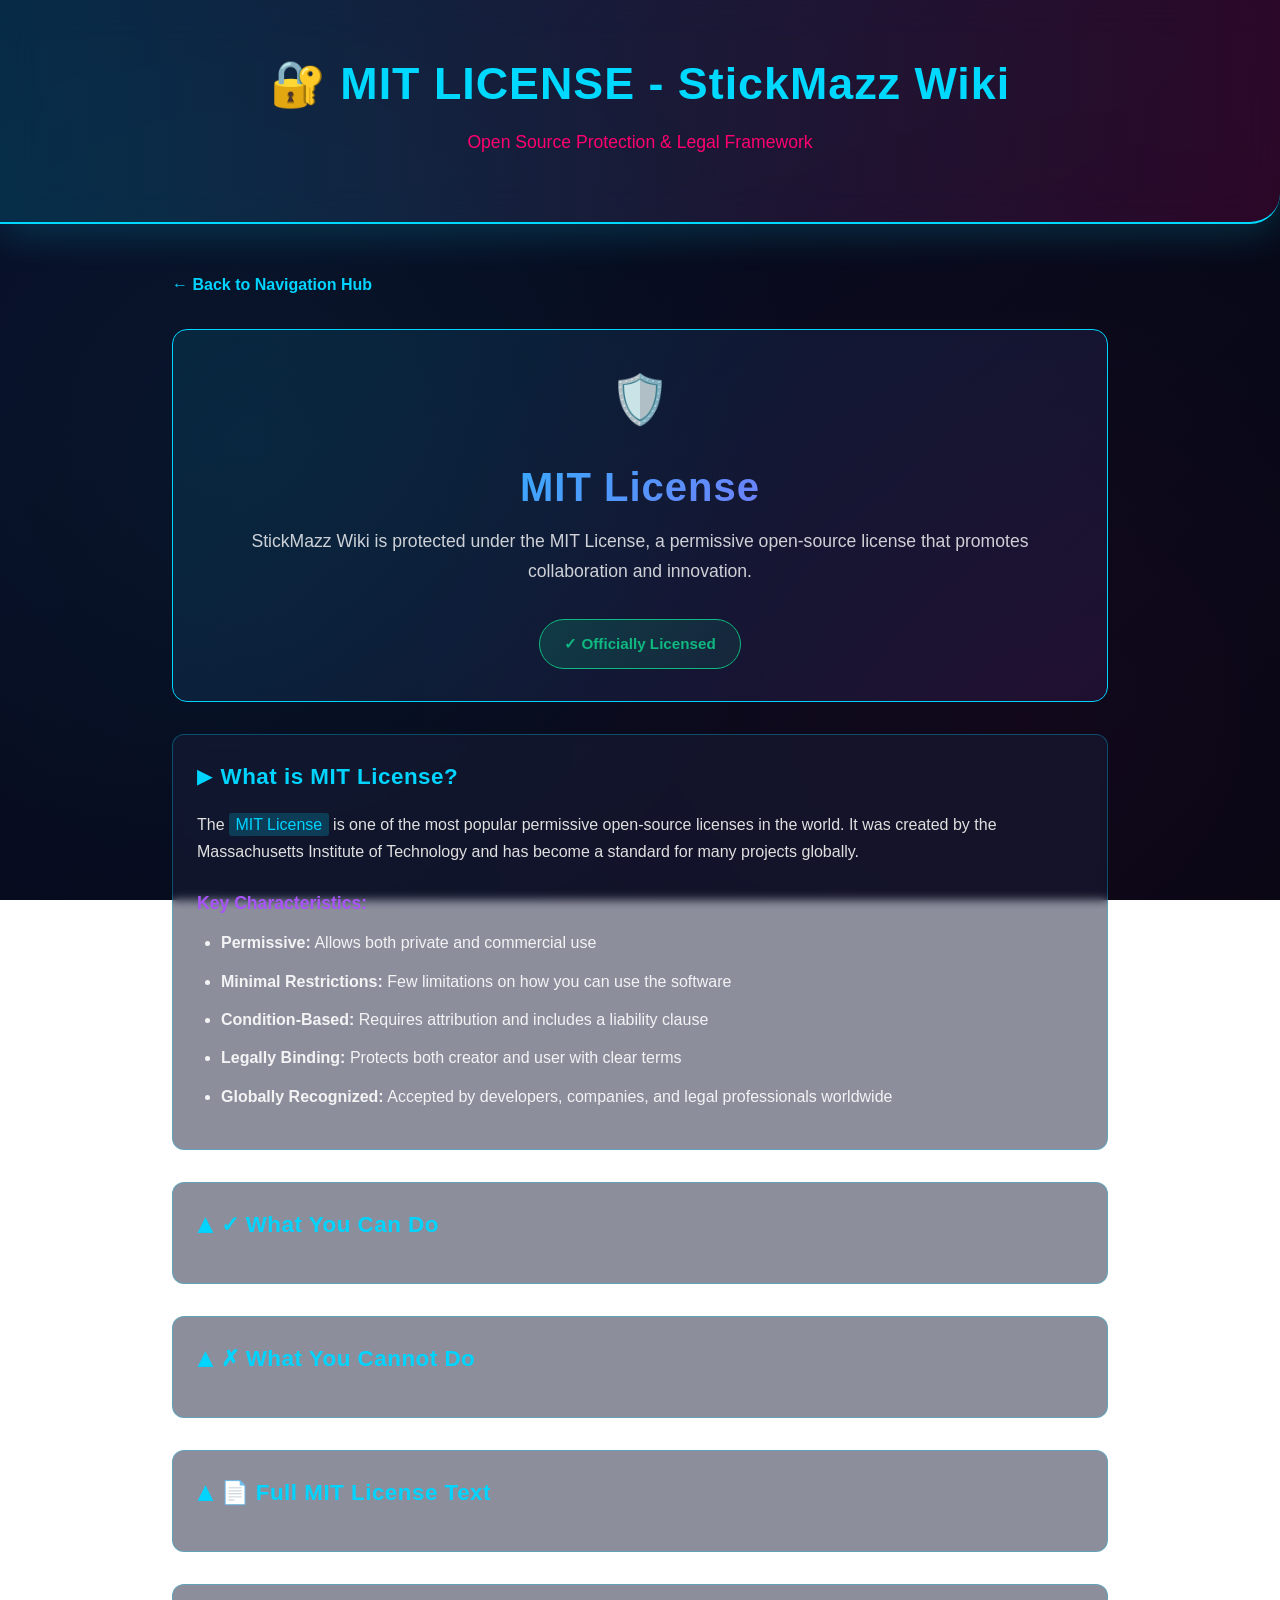
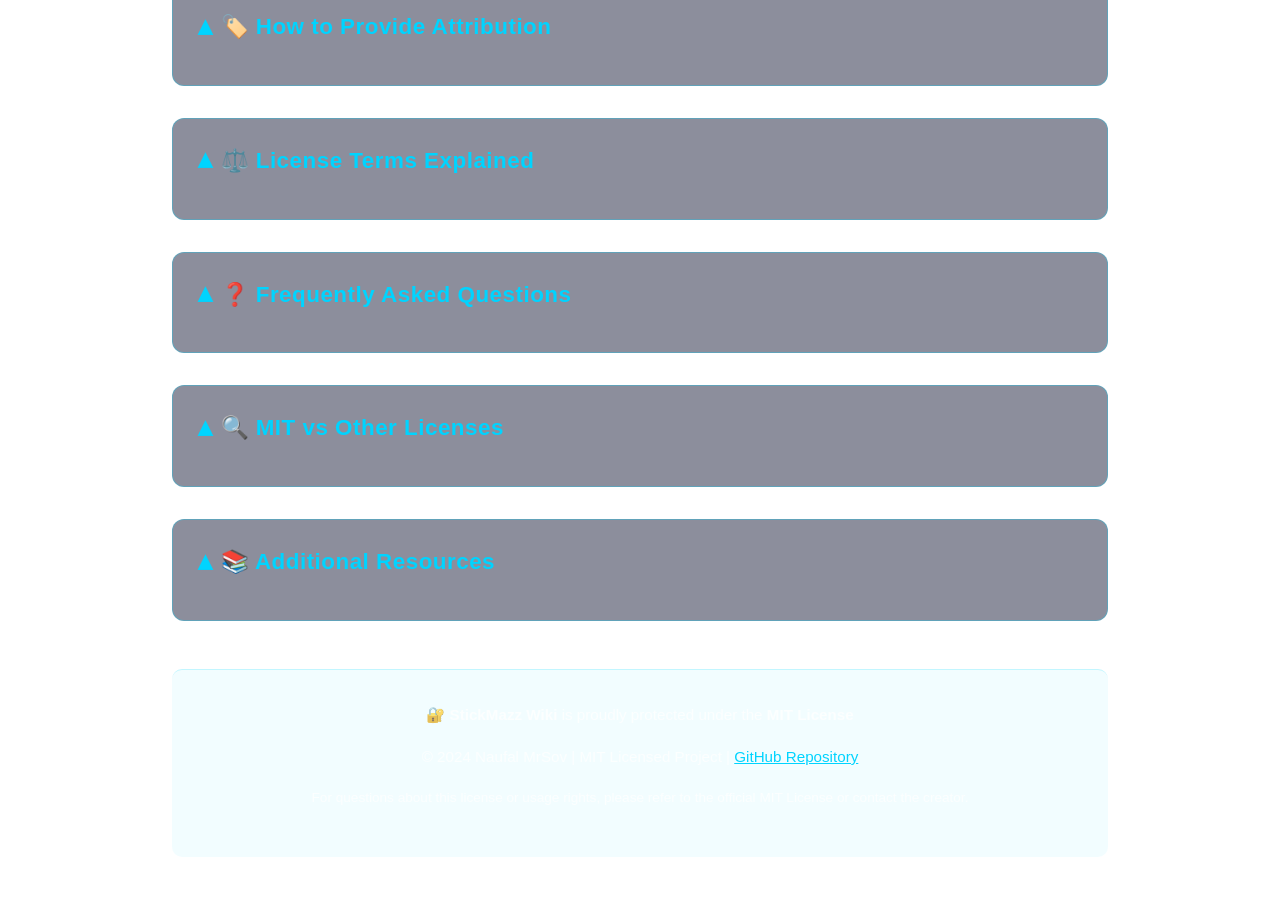
<file: license.html>
<!DOCTYPE html>
<html lang="en">
<head>
    <meta charset="UTF-8">
    <meta name="viewport" content="width=device-width, initial-scale=1.0">
    <title>🔐 MIT License - StickMazz Wiki</title>
    <link rel="stylesheet" href="style.css">
    <style>
        /* License Page Specific Styles */
        :root {
            --license-primary: #00D4FF;
            --license-secondary: #A855F7;
            --license-success: #10B981;
            --license-warning: #F59E0B;
            --license-danger: #EF4444;
        }

        .license-header {
            text-align: center;
            padding: 2rem;
            background: linear-gradient(135deg, rgba(0, 212, 255, 0.1), rgba(168, 85, 247, 0.1));
            border-radius: 15px;
            margin-bottom: 2rem;
            border: 1px solid var(--license-primary);
        }

        .license-header h1 {
            font-size: 2.5rem;
            margin-bottom: 0.5rem;
            background: linear-gradient(135deg, var(--license-primary), var(--license-secondary));
            -webkit-background-clip: text;
            -webkit-text-fill-color: transparent;
            background-clip: text;
        }

        .license-header p {
            font-size: 1.1rem;
            color: rgba(255, 255, 255, 0.8);
        }

        .license-badge {
            display: inline-block;
            background: linear-gradient(135deg, rgba(16, 185, 129, 0.2), rgba(16, 185, 129, 0.1));
            border: 1px solid var(--license-success);
            padding: 0.75rem 1.5rem;
            border-radius: 25px;
            color: var(--license-success);
            font-weight: bold;
            margin-top: 1rem;
            font-size: 0.95rem;
        }

        .license-content {
            display: grid;
            gap: 2rem;
        }

        .license-section {
            background: rgba(26, 31, 58, 0.5);
            border: 1px solid rgba(0, 212, 255, 0.3);
            border-radius: 12px;
            padding: 1.5rem;
            backdrop-filter: blur(5px);
            -webkit-backdrop-filter: blur(5px);
            transition: all 0.3s ease;
        }

        .license-section:hover {
            border-color: var(--license-primary);
            box-shadow: 0 0 20px rgba(0, 212, 255, 0.1);
        }

        .license-section h2 {
            color: var(--license-primary);
            margin-bottom: 1rem;
            font-size: 1.4rem;
            display: flex;
            align-items: center;
            gap: 0.5rem;
            cursor: pointer;
        }

        .license-section h3 {
            color: var(--license-secondary);
            margin-top: 1.5rem;
            margin-bottom: 0.8rem;
            font-size: 1.1rem;
        }

        .license-section ul, .license-section ol {
            margin-left: 1.5rem;
            line-height: 1.8;
        }

        .license-section li {
            margin-bottom: 0.8rem;
            color: rgba(255, 255, 255, 0.9);
        }

        .toggle-icon {
            display: inline-block;
            transition: transform 0.3s ease;
            font-size: 1.2rem;
        }

        .license-section.collapsed .toggle-icon {
            transform: rotate(-90deg);
        }

        .license-section-content {
            max-height: 1000px;
            overflow: hidden;
            transition: max-height 0.3s ease;
        }

        .license-section.collapsed .license-section-content {
            max-height: 0;
        }

        .license-text {
            background: rgba(0, 0, 0, 0.3);
            border-left: 3px solid var(--license-primary);
            padding: 1.5rem;
            border-radius: 8px;
            font-family: 'Courier New', monospace;
            font-size: 0.9rem;
            line-height: 1.6;
            overflow-x: auto;
            margin: 1rem 0;
            white-space: pre-wrap;
            word-wrap: break-word;
        }

        .copy-btn {
            background: linear-gradient(135deg, var(--license-primary), var(--license-secondary));
            border: none;
            color: #fff;
            padding: 0.75rem 1.5rem;
            border-radius: 6px;
            cursor: pointer;
            font-weight: bold;
            transition: all 0.3s ease;
            margin-top: 1rem;
            font-size: 0.9rem;
        }

        .copy-btn:hover {
            transform: translateY(-2px);
            box-shadow: 0 5px 20px rgba(0, 212, 255, 0.3);
        }

        .copy-btn.copied {
            background: linear-gradient(135deg, var(--license-success), var(--license-success));
            animation: copyPulse 0.5s ease;
        }

        @keyframes copyPulse {
            0%, 100% { transform: scale(1); }
            50% { transform: scale(1.05); }
        }

        .permission-list, .limitation-list {
            display: grid;
            grid-template-columns: repeat(auto-fit, minmax(200px, 1fr));
            gap: 1rem;
            margin: 1.5rem 0;
        }

        .permission-item, .limitation-item {
            background: rgba(16, 185, 129, 0.1);
            border: 1px solid var(--license-success);
            border-radius: 8px;
            padding: 1rem;
            text-align: center;
            transition: all 0.3s ease;
        }

        .limitation-item {
            background: rgba(239, 68, 68, 0.1);
            border-color: var(--license-danger);
        }

        .permission-item:hover, .limitation-item:hover {
            transform: translateY(-5px);
            box-shadow: 0 8px 25px rgba(0, 212, 255, 0.2);
        }

        .permission-item strong, .limitation-item strong {
            display: block;
            margin-bottom: 0.5rem;
            font-size: 1.1rem;
        }

        .permission-item strong {
            color: var(--license-success);
        }

        .limitation-item strong {
            color: var(--license-danger);
        }

        .faq-item {
            background: rgba(26, 31, 58, 0.7);
            border-left: 3px solid var(--license-secondary);
            padding: 1.25rem;
            border-radius: 8px;
            margin-bottom: 1rem;
            cursor: pointer;
            transition: all 0.3s ease;
        }

        .faq-item:hover {
            background: rgba(26, 31, 58, 0.9);
            border-left-color: var(--license-primary);
        }

        .faq-question {
            color: var(--license-primary);
            font-weight: bold;
            margin-bottom: 0.5rem;
            font-size: 1.05rem;
        }

        .faq-answer {
            color: rgba(255, 255, 255, 0.8);
            max-height: 0;
            overflow: hidden;
            transition: max-height 0.3s ease;
        }

        .faq-item.active .faq-answer {
            max-height: 500px;
            margin-top: 1rem;
        }

        .highlight {
            background: rgba(0, 212, 255, 0.2);
            padding: 0.2rem 0.4rem;
            border-radius: 3px;
            color: var(--license-primary);
        }

        .back-link {
            display: inline-flex;
            align-items: center;
            gap: 0.5rem;
            color: var(--license-primary);
            text-decoration: none;
            margin-bottom: 2rem;
            transition: all 0.3s ease;
            font-weight: bold;
        }

        .back-link:hover {
            gap: 0.8rem;
        }

        .license-footer {
            text-align: center;
            margin-top: 3rem;
            padding: 2rem;
            background: rgba(0, 212, 255, 0.05);
            border-top: 1px solid rgba(0, 212, 255, 0.2);
            border-radius: 10px;
        }

        .license-footer p {
            color: rgba(255, 255, 255, 0.7);
            font-size: 0.95rem;
        }

        .shield-icon {
            display: inline-block;
            font-size: 3rem;
            margin-bottom: 1rem;
            animation: shieldBounce 2s infinite;
        }

        @keyframes shieldBounce {
            0%, 100% { transform: translateY(0); }
            50% { transform: translateY(-10px); }
        }

        @media (max-width: 768px) {
            .license-header h1 {
                font-size: 1.8rem;
            }

            .permission-list, .limitation-list {
                grid-template-columns: 1fr;
            }

            .license-section {
                padding: 1rem;
            }
        }
    </style>
</head>
<body>
    <!-- Header -->
    <header>
        <h1>🔐 MIT LICENSE - StickMazz Wiki</h1>
        <p class="subtitle">Open Source Protection & Legal Framework</p>
    </header>

    <!-- Main Container -->
    <div class="container">
        <!-- Back Link -->
        <a href="navigation.html" class="back-link">← Back to Navigation Hub</a>

        <!-- License Header -->
        <div class="license-header">
            <div class="shield-icon">🛡️</div>
            <h1>MIT License</h1>
            <p>StickMazz Wiki is protected under the MIT License, a permissive open-source license that promotes collaboration and innovation.</p>
            <div class="license-badge">✓ Officially Licensed</div>
        </div>

        <!-- Main Content -->
        <div class="license-content">

            <!-- What is MIT License Section -->
            <div class="license-section">
                <h2 onclick="toggleSection(this)">
                    <span class="toggle-icon">▶</span>
                    What is MIT License?
                </h2>
                <div class="license-section-content">
                    <p>
                        The <span class="highlight">MIT License</span> is one of the most popular permissive open-source licenses in the world. It was created by the Massachusetts Institute of Technology and has become a standard for many projects globally.
                    </p>
                    <h3>Key Characteristics:</h3>
                    <ul>
                        <li><strong>Permissive:</strong> Allows both private and commercial use</li>
                        <li><strong>Minimal Restrictions:</strong> Few limitations on how you can use the software</li>
                        <li><strong>Condition-Based:</strong> Requires attribution and includes a liability clause</li>
                        <li><strong>Legally Binding:</strong> Protects both creator and user with clear terms</li>
                        <li><strong>Globally Recognized:</strong> Accepted by developers, companies, and legal professionals worldwide</li>
                    </ul>
                </div>
            </div>

            <!-- Permissions Section -->
            <div class="license-section">
                <h2 onclick="toggleSection(this)">
                    <span class="toggle-icon">▶</span>
                    ✓ What You Can Do
                </h2>
                <div class="license-section-content">
                    <p>Under the MIT License, users have extensive freedoms to use, modify, and distribute the StickMazz Wiki content:</p>
                    
                    <div class="permission-list">
                        <div class="permission-item">
                            <strong>✓ Use Commercially</strong>
                            <p>Use StickMazz Wiki content for commercial purposes and business applications</p>
                        </div>
                        <div class="permission-item">
                            <strong>✓ Modify</strong>
                            <p>Change, adapt, and improve the content to suit your needs</p>
                        </div>
                        <div class="permission-item">
                            <strong>✓ Distribute</strong>
                            <p>Share and distribute the original or modified content freely</p>
                        </div>
                        <div class="permission-item">
                            <strong>✓ Private Use</strong>
                            <p>Use the content privately for personal projects and learning</p>
                        </div>
                        <div class="permission-item">
                            <strong>✓ Sublicense</strong>
                            <p>Grant licenses of the content to third parties</p>
                        </div>
                        <div class="permission-item">
                            <strong>✓ Include in Larger Works</strong>
                            <p>Combine with other projects and create derivative works</p>
                        </div>
                    </div>

                    <h3>Example Use Cases:</h3>
                    <ul>
                        <li>Creating fan games or applications based on StickMazz universe</li>
                        <li>Publishing educational content using StickMazz lore</li>
                        <li>Building commercial products featuring StickMazz characters (with attribution)</li>
                        <li>Creating modified versions of the wiki for different purposes</li>
                        <li>Educational projects and research using the content</li>
                    </ul>
                </div>
            </div>

            <!-- Limitations Section -->
            <div class="license-section">
                <h2 onclick="toggleSection(this)">
                    <span class="toggle-icon">▶</span>
                    ✗ What You Cannot Do
                </h2>
                <div class="license-section-content">
                    <p>While the MIT License is very permissive, there are important limitations to respect:</p>
                    
                    <div class="limitation-list">
                        <div class="limitation-item">
                            <strong>✗ Hold Liable</strong>
                            <p>Cannot hold the creator liable for damages or issues</p>
                        </div>
                        <div class="limitation-item">
                            <strong>✗ Claim Ownership</strong>
                            <p>Cannot claim you created the original StickMazz content</p>
                        </div>
                        <div class="limitation-item">
                            <strong>✗ Remove License</strong>
                            <p>Must include the original license with distributions</p>
                        </div>
                        <div class="limitation-item">
                            <strong>✗ Trademark Use</strong>
                            <p>Cannot use trademarks without proper permission</p>
                        </div>
                    </div>

                    <h3>Important Restrictions:</h3>
                    <ul>
                        <li>You <strong>MUST</strong> provide attribution to the original creator (Naufal MrSov)</li>
                        <li>You <strong>MUST</strong> include a copy of the MIT License with any distribution</li>
                        <li>You <strong>MUST</strong> include a notice stating significant changes made</li>
                        <li>The software is provided "as is" with NO WARRANTY</li>
                        <li>The creator is NOT LIABLE for any issues or damages arising from use</li>
                    </ul>
                </div>
            </div>

            <!-- Full License Text Section -->
            <div class="license-section">
                <h2 onclick="toggleSection(this)">
                    <span class="toggle-icon">▶</span>
                    📄 Full MIT License Text
                </h2>
                <div class="license-section-content">
                    <p>Here is the complete official MIT License text:</p>
                    
                    <div class="license-text">MIT License

Copyright (c) 2024 Naufal MrSov - StickMazz Wiki

Permission is hereby granted, free of charge, to any person obtaining a copy
of this software and associated documentation files (the "Software"), to deal
in the Software without restriction, including without limitation the rights
to use, copy, modify, merge, publish, distribute, sublicense, and/or sell
copies of the Software, and to permit persons to whom the Software is
furnished to do so, subject to the following conditions:

The above copyright notice and this permission notice shall be included in all
copies or substantial portions of the Software.

THE SOFTWARE IS PROVIDED "AS IS", WITHOUT WARRANTY OF ANY KIND, EXPRESS OR
IMPLIED, INCLUDING BUT NOT LIMITED TO THE WARRANTIES OF MERCHANTABILITY,
FITNESS FOR A PARTICULAR PURPOSE AND NONINFRINGEMENT. IN NO EVENT SHALL THE
AUTHORS OR COPYRIGHT HOLDERS BE LIABLE FOR ANY CLAIM, DAMAGES OR OTHER
LIABILITY, WHETHER IN AN ACTION OF CONTRACT, TORT OR OTHERWISE, ARISING FROM,
OUT OF OR IN CONNECTION WITH THE SOFTWARE OR THE USE OR OTHER DEALINGS IN THE
SOFTWARE.</div>

                    <button class="copy-btn" onclick="copyLicenseText()">📋 Copy Full License Text</button>
                </div>
            </div>

            <!-- How to Use / Attribution Section -->
            <div class="license-section">
                <h2 onclick="toggleSection(this)">
                    <span class="toggle-icon">▶</span>
                    🏷️ How to Provide Attribution
                </h2>
                <div class="license-section-content">
                    <p>When using StickMazz Wiki content, you must provide proper attribution. Here are recommended ways:</p>

                    <h3>In Code or Documentation:</h3>
                    <div class="license-text">/*
 * This project uses content from StickMazz Wiki
 * Licensed under MIT License
 * Original Creator: Naufal MrSov
 * License: https://github.com/[username]/StickMazz-Wiki/blob/main/LICENSE
 */</div>

                    <h3>In README or About Page:</h3>
                    <div class="license-text">## License

This project includes content from **StickMazz Wiki** (https://github.com/[username]/StickMazz-Wiki)
Licensed under the MIT License - Original Creator: Naufal MrSov

See LICENSE file for full details.</div>

                    <h3>In Footer or Credits:</h3>
                    <div class="license-text">StickMazz Wiki © 2024 Naufal MrSov | Licensed under MIT License</div>

                    <p style="margin-top: 1rem; color: rgba(255, 255, 255, 0.8);">
                        <strong>Best Practice:</strong> Include a link to the original GitHub repository and/or the LICENSE file whenever possible.
                    </p>
                </div>
            </div>

            <!-- Terms & Conditions Explained Section -->
            <div class="license-section">
                <h2 onclick="toggleSection(this)">
                    <span class="toggle-icon">▶</span>
                    ⚖️ License Terms Explained
                </h2>
                <div class="license-section-content">
                    <h3>Permission:</h3>
                    <p>
                        <span class="highlight">Permission is hereby granted, free of charge</span> means you can use this without paying any fees, forever. There are no hidden costs or restrictions based on commercial vs. personal use.
                    </p>

                    <h3>Conditions:</h3>
                    <ul>
                        <li><strong>Include License & Copyright:</strong> Whenever you distribute the software, you must include the original copyright notice and this license</li>
                        <li><strong>No Warranty:</strong> The software is given "as-is" with no guarantees about quality, fitness, or performance</li>
                        <li><strong>No Liability:</strong> The creator cannot be sued for problems caused by the software</li>
                    </ul>

                    <h3>Rights Protected:</h3>
                    <ul>
                        <li><strong>Use:</strong> Run the software for any purpose</li>
                        <li><strong>Copy:</strong> Make copies for yourself and others</li>
                        <li><strong>Modify:</strong> Change the code/content to meet your needs</li>
                        <li><strong>Distribute:</strong> Share copies with others</li>
                        <li><strong>Sublicense:</strong> Let others use your modifications under the same terms</li>
                    </ul>
                </div>
            </div>

            <!-- FAQ Section -->
            <div class="license-section">
                <h2 onclick="toggleSection(this)">
                    <span class="toggle-icon">▶</span>
                    ❓ Frequently Asked Questions
                </h2>
                <div class="license-section-content">
                    
                    <div class="faq-item" onclick="toggleFAQ(this)">
                        <div class="faq-question">Can I use StickMazz Wiki content commercially?</div>
                        <div class="faq-answer">
                            Yes! The MIT License allows commercial use. You can create commercial products, services, or businesses using StickMazz Wiki content. Just remember to provide attribution to Naufal MrSov and include the MIT License notice.
                        </div>
                    </div>

                    <div class="faq-item" onclick="toggleFAQ(this)">
                        <div class="faq-question">Do I need to share my modifications?</div>
                        <div class="faq-answer">
                            No. Unlike some open-source licenses, MIT doesn't require you to share your modifications. You can modify the content and keep your changes private. However, if you distribute the modified version, you must include the license.
                        </div>
                    </div>

                    <div class="faq-item" onclick="toggleFAQ(this)">
                        <div class="faq-question">What if someone creates a derivative work?</div>
                        <div class="faq-answer">
                            They must include the original copyright notice and MIT License. They should clearly indicate what changes they made. They can use it commercially and don't need to share their modifications, but must include attribution.
                        </div>
                    </div>

                    <div class="faq-item" onclick="toggleFAQ(this)">
                        <div class="faq-question">Can I change the license terms?</div>
                        <div class="faq-answer">
                            No. You cannot change the license of the original content. If you distribute unmodified content, it remains MIT Licensed. You can only change the license of your own original additions, but derivative works must still include the original MIT License.
                        </div>
                    </div>

                    <div class="faq-item" onclick="toggleFAQ(this)">
                        <div class="faq-question">Is MIT License suitable for commercial projects?</div>
                        <div class="faq-answer">
                            Absolutely! MIT License is widely used in commercial projects including large companies. It provides clear legal terms while maintaining permissive use. Many enterprises prefer MIT for its simplicity and legal clarity.
                        </div>
                    </div>

                    <div class="faq-item" onclick="toggleFAQ(this)">
                        <div class="faq-question">What about patents and trademarks?</div>
                        <div class="faq-answer">
                            MIT License doesn't grant any patent rights or trademark permissions. If you use StickMazz characters or branding, you may need separate permission beyond the MIT License. The license covers the content/code itself.
                        </div>
                    </div>

                    <div class="faq-item" onclick="toggleFAQ(this)">
                        <div class="faq-question">Can I use this for creating games?</div>
                        <div class="faq-answer">
                            Yes! You can create games using StickMazz Wiki lore, characters, and assets under the MIT License. Just provide clear attribution to Naufal MrSov and include the license notice in your game's credits or documentation.
                        </div>
                    </div>

                </div>
            </div>

            <!-- License Comparison Section -->
            <div class="license-section">
                <h2 onclick="toggleSection(this)">
                    <span class="toggle-icon">▶</span>
                    🔍 MIT vs Other Licenses
                </h2>
                <div class="license-section-content">
                    <p>How does MIT compare to other popular open-source licenses?</p>

                    <table style="width: 100%; margin-top: 1rem; border-collapse: collapse;">
                        <tr style="border-bottom: 2px solid rgba(0, 212, 255, 0.3);">
                            <th style="text-align: left; padding: 0.75rem; color: var(--license-primary);">License</th>
                            <th style="text-align: center; padding: 0.75rem; color: var(--license-primary);">Commercial Use</th>
                            <th style="text-align: center; padding: 0.75rem; color: var(--license-primary);">Modify</th>
                            <th style="text-align: center; padding: 0.75rem; color: var(--license-primary);">Distribute</th>
                            <th style="text-align: center; padding: 0.75rem; color: var(--license-primary);">Patent Grant</th>
                        </tr>
                        <tr style="border-bottom: 1px solid rgba(0, 212, 255, 0.2);">
                            <td style="padding: 0.75rem;"><strong style="color: var(--license-success);">MIT</strong></td>
                            <td style="text-align: center; color: var(--license-success);">✓</td>
                            <td style="text-align: center; color: var(--license-success);">✓</td>
                            <td style="text-align: center; color: var(--license-success);">✓</td>
                            <td style="text-align: center; color: #999;">-</td>
                        </tr>
                        <tr style="border-bottom: 1px solid rgba(0, 212, 255, 0.2);">
                            <td style="padding: 0.75rem;">Apache 2.0</td>
                            <td style="text-align: center; color: var(--license-success);">✓</td>
                            <td style="text-align: center; color: var(--license-success);">✓</td>
                            <td style="text-align: center; color: var(--license-success);">✓</td>
                            <td style="text-align: center; color: var(--license-success);">✓</td>
                        </tr>
                        <tr style="border-bottom: 1px solid rgba(0, 212, 255, 0.2);">
                            <td style="padding: 0.75rem;">GPL v3</td>
                            <td style="text-align: center; color: var(--license-success);">✓</td>
                            <td style="text-align: center; color: var(--license-success);">✓</td>
                            <td style="text-align: center; color: var(--license-success);">✓</td>
                            <td style="text-align: center; color: var(--license-success);">✓</td>
                        </tr>
                        <tr style="border-bottom: 1px solid rgba(0, 212, 255, 0.2);">
                            <td style="padding: 0.75rem;">BSD</td>
                            <td style="text-align: center; color: var(--license-success);">✓</td>
                            <td style="text-align: center; color: var(--license-success);">✓</td>
                            <td style="text-align: center; color: var(--license-success);">✓</td>
                            <td style="text-align: center; color: #999;">-</td>
                        </tr>
                    </table>

                    <p style="margin-top: 1.5rem; color: rgba(255, 255, 255, 0.8);">
                        <strong>Why MIT for StickMazz?</strong> MIT was chosen because it provides maximum freedom for the community while maintaining clear attribution. It's simple to understand, legally sound, and widely recognized worldwide—perfect for an open-source wiki project.
                    </p>
                </div>
            </div>

            <!-- Additional Resources Section -->
            <div class="license-section">
                <h2 onclick="toggleSection(this)">
                    <span class="toggle-icon">▶</span>
                    📚 Additional Resources
                </h2>
                <div class="license-section-content">
                    <h3>Official MIT License Resources:</h3>
                    <ul>
                        <li><strong>Official MIT License:</strong> Visit <a href="https://opensource.org/licenses/MIT" target="_blank" style="color: var(--license-primary); text-decoration: underline;">opensource.org/licenses/MIT</a></li>
                        <li><strong>OSI Approved:</strong> MIT License is officially approved by the Open Source Initiative</li>
                        <li><strong>SPDX Identifier:</strong> Use "MIT" as the SPDX license identifier</li>
                    </ul>

                    <h3>Related Information:</h3>
                    <ul>
                        <li><strong>GitHub License:</strong> <a href="https://github.com/MrSov/StickMazz-Wiki" target="_blank" style="color: var(--license-primary); text-decoration: underline;">View on GitHub</a></li>
                        <li><strong>Creator:</strong> Naufal MrSov (MrSov) - Original Creator of StickMazz Universe</li>
                        <li><strong>License Year:</strong> © 2024 All Rights Reserved under MIT License</li>
                    </ul>

                    <h3>Open Source Community:</h3>
                    <ul>
                        <li>StickMazz Wiki is part of the global open-source community</li>
                        <li>Contributions and forks are welcome and encouraged</li>
                        <li>Please cite the original source in your derivative works</li>
                    </ul>
                </div>
            </div>

        </div>

        <!-- Footer -->
        <div class="license-footer">
            <p>
                🔐 <strong>StickMazz Wiki</strong> is proudly protected under the <strong>MIT License</strong>
            </p>
            <p>
                © 2024 Naufal MrSov | MIT Licensed Project | <a href="https://github.com/MrSov/StickMazz-Wiki" target="_blank" style="color: var(--license-primary); text-decoration: underline;">GitHub Repository</a>
            </p>
            <p style="font-size: 0.85rem; margin-top: 1rem;">
                For questions about this license or usage rights, please refer to the official MIT License or contact the creator.
            </p>
        </div>
    </div>

    <!-- JavaScript for Interactive Features -->
    <script>
        // Toggle section expansion
        function toggleSection(element) {
            const parent = element.closest('.license-section');
            parent.classList.toggle('collapsed');
        }

        // Toggle FAQ items
        function toggleFAQ(element) {
            element.classList.toggle('active');
        }

        // Copy License Text
        function copyLicenseText() {
            const licenseText = `MIT License

Copyright (c) 2024 Naufal MrSov - StickMazz Wiki

Permission is hereby granted, free of charge, to any person obtaining a copy
of this software and associated documentation files (the "Software"), to deal
in the Software without restriction, including without limitation the rights
to use, copy, modify, merge, publish, distribute, sublicense, and/or sell
copies of the Software, and to permit persons to whom the Software is
furnished to do so, subject to the following conditions:

The above copyright notice and this permission notice shall be included in all
copies or substantial portions of the Software.

THE SOFTWARE IS PROVIDED "AS IS", WITHOUT WARRANTY OF ANY KIND, EXPRESS OR
IMPLIED, INCLUDING BUT NOT LIMITED TO THE WARRANTIES OF MERCHANTABILITY,
FITNESS FOR A PARTICULAR PURPOSE AND NONINFRINGEMENT. IN NO EVENT SHALL THE
AUTHORS OR COPYRIGHT HOLDERS BE LIABLE FOR ANY CLAIM, DAMAGES OR OTHER
LIABILITY, WHETHER IN AN ACTION OF CONTRACT, TORT OR OTHERWISE, ARISING FROM,
OUT OF OR IN CONNECTION WITH THE SOFTWARE OR THE USE OR OTHER DEALINGS IN THE
SOFTWARE.`;

            navigator.clipboard.writeText(licenseText).then(() => {
                const btn = event.target;
                const originalText = btn.textContent;
                btn.textContent = '✓ Copied!';
                btn.classList.add('copied');
                
                setTimeout(() => {
                    btn.textContent = originalText;
                    btn.classList.remove('copied');
                }, 2000);
            }).catch(err => {
                alert('Failed to copy. Please try again.');
                console.error('Copy failed:', err);
            });
        }

        // Add smooth scroll behavior
        document.querySelectorAll('a[href^="#"]').forEach(anchor => {
            anchor.addEventListener('click', function (e) {
                e.preventDefault();
                const target = document.querySelector(this.getAttribute('href'));
                if (target) {
                    target.scrollIntoView({ behavior: 'smooth' });
                }
            });
        });

        // Initialize sections as collapsed
        document.addEventListener('DOMContentLoaded', function() {
            const sections = document.querySelectorAll('.license-section');
            sections.forEach((section, index) => {
                if (index > 0) {
                    section.classList.add('collapsed');
                }
            });
        });
    </script>
</body>
</html>
</file>
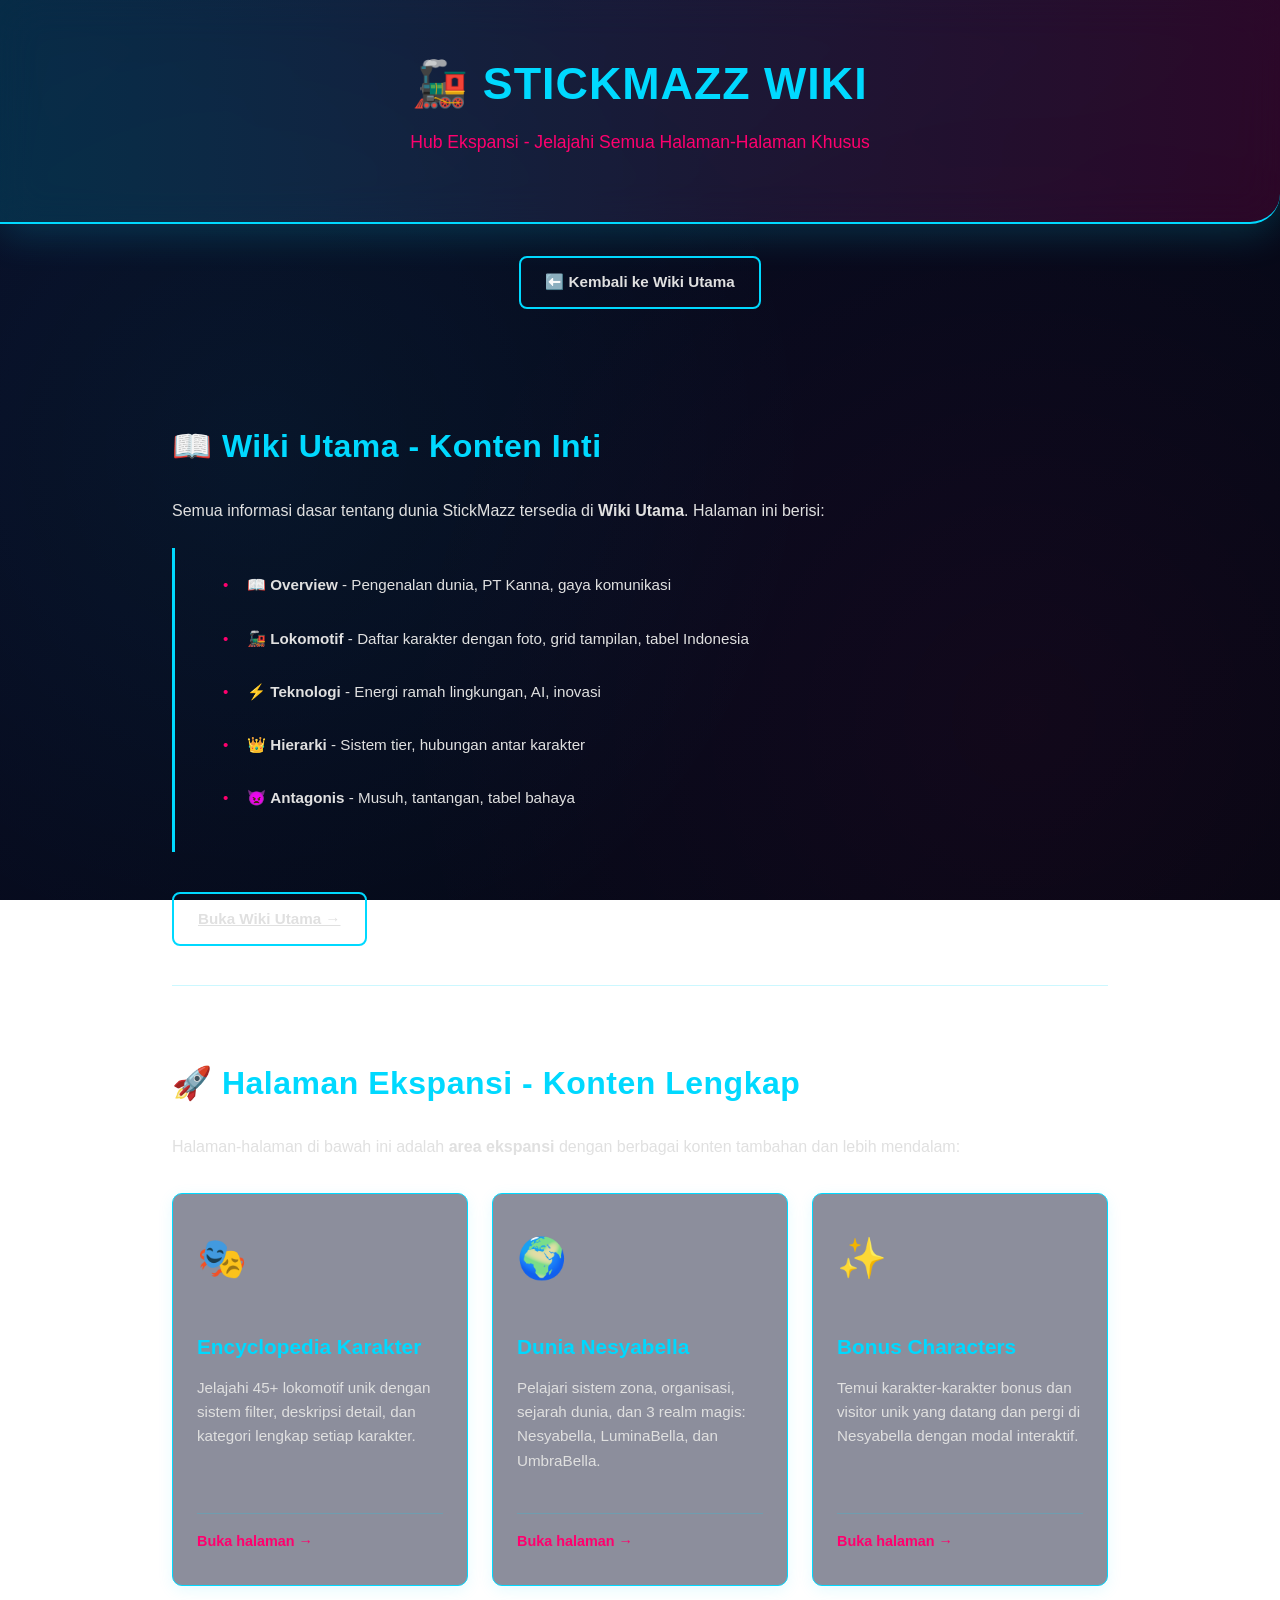
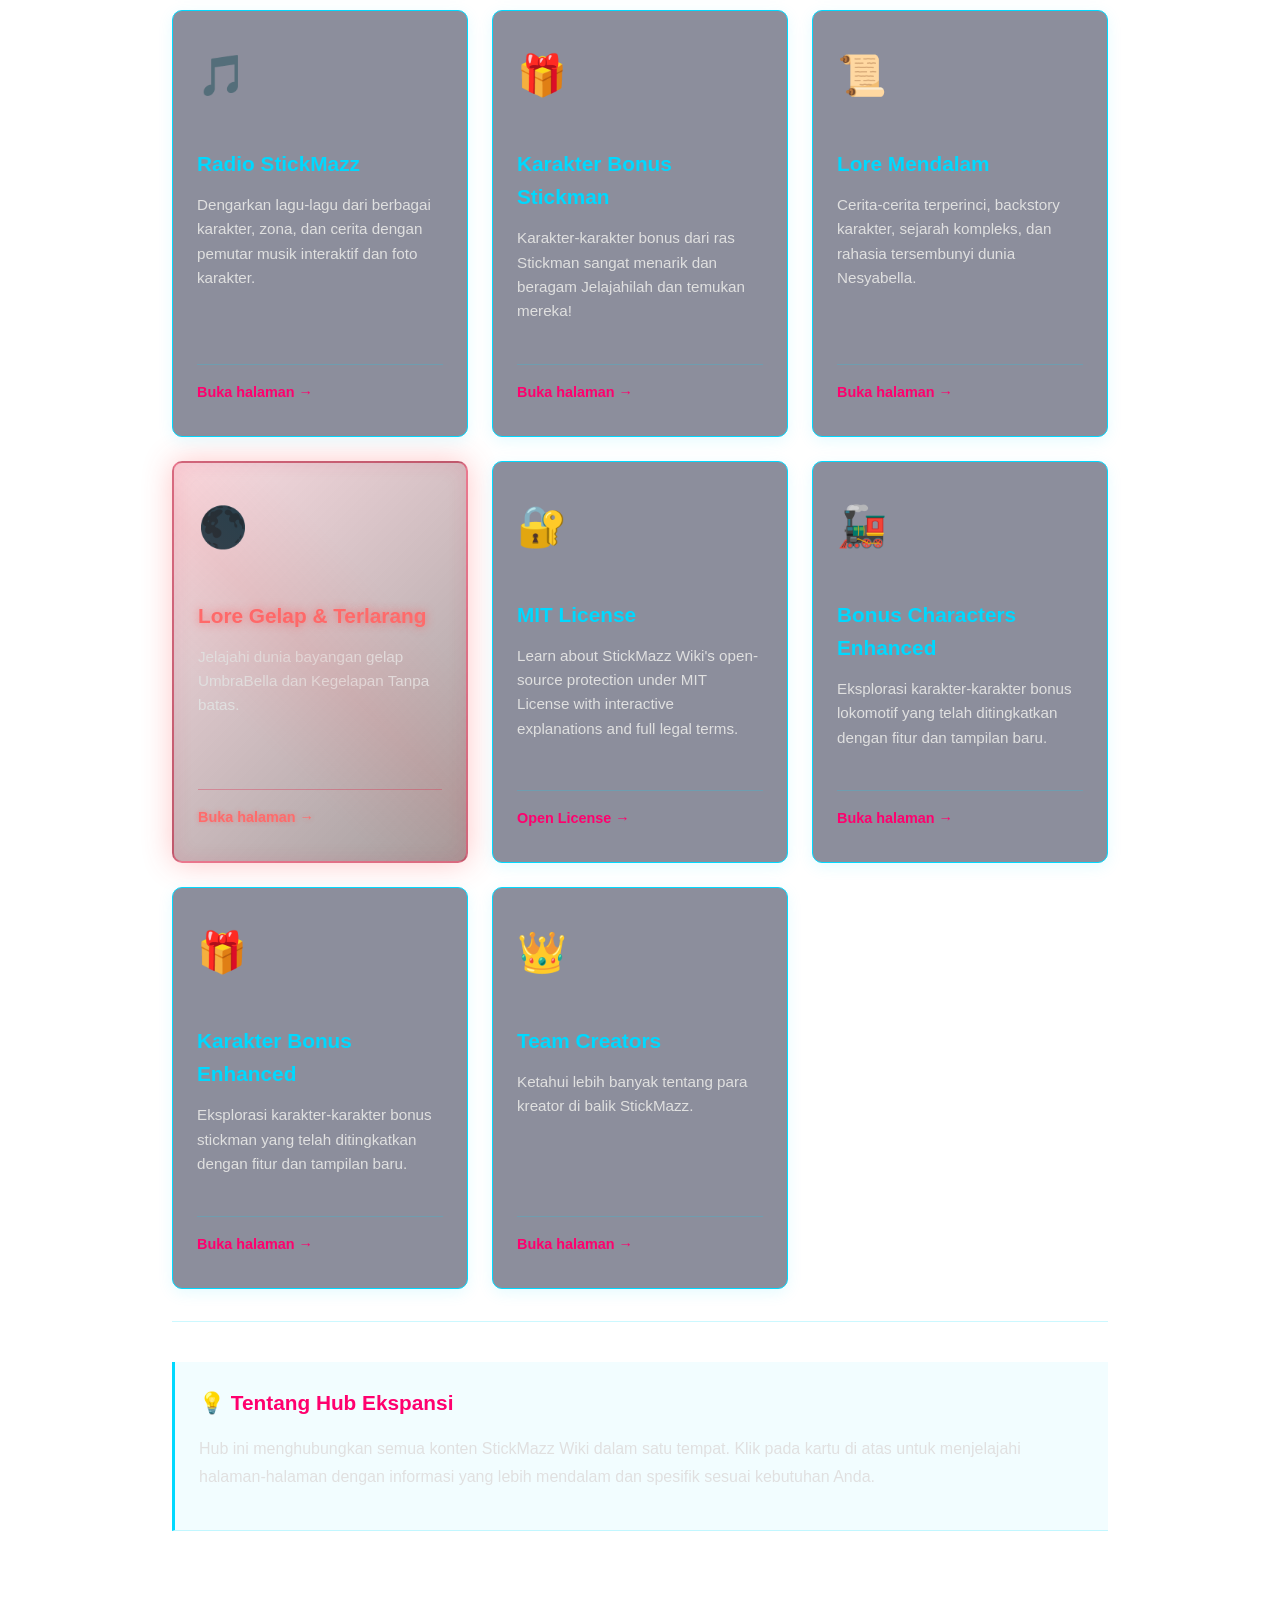
<file: navigation.html>
<!DOCTYPE html>
<html lang="id">
<head>
    <meta charset="UTF-8">
    <meta name="viewport" content="width=device-width, initial-scale=1.0">
    <title>StickMazz Wiki - Hub Ekspansi Halaman</title>
    <link rel="stylesheet" href="style.css">
    <link rel="stylesheet" href="forbidden-transition.css">
</head>
<body>
    <!-- Glitch Screen Overlay untuk Forbidden Transition -->
    <div class="glitch-screen" id="glitch-screen" style="display: none;">
        <div class="glitch-bar glitch-bar-1"></div>
        <div class="glitch-bar glitch-bar-2"></div>
        <div class="glitch-bar glitch-bar-3"></div>
        <div class="glitch-bar glitch-bar-4"></div>
        <div class="glitch-bar glitch-bar-5"></div>
        <div class="glitch-scanlines"></div>
        <div class="glitch-noise"></div>
        <div class="glitch-text-distort" id="glitch-text">⚠️ ACCESSING FORBIDDEN REALM ⚠️</div>
        <div class="glitch-powerdown" id="glitch-powerdown"></div>
        <div class="glitch-transition-complete" id="transition-complete"></div>
    </div>
    <!-- Header -->
    <header>
        <h1>🚂 STICKMAZZ WIKI</h1>
        <p class="subtitle">Hub Ekspansi - Jelajahi Semua Halaman-Halaman Khusus</p>
    </header>

    <!-- Navigation Back -->
    <div class="nav-tabs">
        <a href="index.html" class="tab-btn" style="text-decoration: none;">⬅️ Kembali ke Wiki Utama</a>
    </div>

    <!-- Main Container -->
    <div class="container">
        
        <!-- Section 1: Wiki Utama -->
        <div class="section">
            <h2>📖 Wiki Utama - Konten Inti</h2>
            <p>
                Semua informasi dasar tentang dunia StickMazz tersedia di <strong>Wiki Utama</strong>. Halaman ini berisi:
            </p>
            <div class="info-box">
                <ul style="margin-left: 1.5rem; font-size: 0.95rem;">
                    <li>📖 <strong>Overview</strong> - Pengenalan dunia, PT Kanna, gaya komunikasi</li>
                    <li>🚂 <strong>Lokomotif</strong> - Daftar karakter dengan foto, grid tampilan, tabel Indonesia</li>
                    <li>⚡ <strong>Teknologi</strong> - Energi ramah lingkungan, AI, inovasi</li>
                    <li>👑 <strong>Hierarki</strong> - Sistem tier, hubungan antar karakter</li>
                    <li>👿 <strong>Antagonis</strong> - Musuh, tantangan, tabel bahaya</li>
                </ul>
            </div>
            <a href="index.html" class="tab-btn" style="display: inline-block; margin-top: 1rem;">Buka Wiki Utama →</a>
        </div>

        <!-- Section 2: Halaman Ekspansi - Konten Lengkap -->
        <div class="section">
            <h2>🚀 Halaman Ekspansi - Konten Lengkap</h2>
            <p>
                Halaman-halaman di bawah ini adalah <strong>area ekspansi</strong> dengan berbagai konten tambahan dan lebih mendalam:
            </p>

            <div style="display: grid; grid-template-columns: repeat(auto-fit, minmax(250px, 1fr)); gap: 1.5rem; margin-top: 2rem;">
                
                <!-- Encyclopedia Karakter Page -->
                <a href="characters.html" style="text-decoration: none;">
                    <div class="nav-card">
                        <div class="nav-card-icon">🎭</div>
                        <h3>Encyclopedia Karakter</h3>
                        <p>Jelajahi 45+ lokomotif unik dengan sistem filter, deskripsi detail, dan kategori lengkap setiap karakter.</p>
                        <div class="nav-card-footer">Buka halaman →</div>
                    </div>
                </a>

                <!-- Dunia Nesyabella Page -->
                <a href="world.html" style="text-decoration: none;">
                    <div class="nav-card">
                        <div class="nav-card-icon">🌍</div>
                        <h3>Dunia Nesyabella</h3>
                        <p>Pelajari sistem zona, organisasi, sejarah dunia, dan 3 realm magis: Nesyabella, LuminaBella, dan UmbraBella.</p>
                        <div class="nav-card-footer">Buka halaman →</div>
                    </div>
                </a>

                <!-- Bonus Characters Page -->
                <a href="Bonus Characters.html" style="text-decoration: none;">
                    <div class="nav-card">
                        <div class="nav-card-icon">✨</div>
                        <h3>Bonus Characters</h3>
                        <p>Temui karakter-karakter bonus dan visitor unik yang datang dan pergi di Nesyabella dengan modal interaktif.</p>
                        <div class="nav-card-footer">Buka halaman →</div>
                    </div>
                </a>

                <!-- Music Radio Page -->
                <a href="Page HTML Interactive.html" style="text-decoration: none;">
                    <div class="nav-card">
                        <div class="nav-card-icon">🎵</div>
                        <h3>Radio StickMazz</h3>
                        <p>Dengarkan lagu-lagu dari berbagai karakter, zona, dan cerita dengan pemutar musik interaktif dan foto karakter.</p>
                        <div class="nav-card-footer">Buka halaman →</div>
                    </div>
                </a>

                <!-- -->
                <a href="karakter-bonus.html" style="text-decoration: none;">
                    <div class="nav-card">
                        <div class="nav-card-icon">🎁</div>
                        <h3>Karakter Bonus Stickman</h3>
                        <p>Karakter-karakter bonus dari ras Stickman sangat menarik dan beragam Jelajahilah dan temukan mereka!</p>
                        <div class="nav-card-footer">Buka halaman →</div>
                    </div>
                </a>

                <!-- Lore Mendalam Page -->
                <a href="lore-mendalam.html" style="text-decoration: none;">
                    <div class="nav-card">
                        <div class="nav-card-icon">📜</div>
                        <h3>Lore Mendalam</h3>
                        <p>Cerita-cerita terperinci, backstory karakter, sejarah kompleks, dan rahasia tersembunyi dunia Nesyabella.</p>
                        <div class="nav-card-footer">Buka halaman →</div>
                    </div>
                </a>

                <!-- Lore Gelap & Terlarang Page -->
                <a href="forbidden-lore.html" class="transition-link" style="text-decoration: none;">
                    <div class="nav-card forbidden-nav-card terrifying">
                        <div class="nav-card-icon">🌑</div>
                        <h3>Lore Gelap & Terlarang</h3>
                        <p>Jelajahi dunia bayangan gelap UmbraBella dan Kegelapan Tanpa batas.</p>
                        <div class="nav-card-footer">Buka halaman →</div>
                    </div>
                </a>

                <!-- MIT License Page -->
                <a href="license.html" style="text-decoration: none;">
                    <div class="nav-card">
                        <div class="nav-card-icon">🔐</div>
                        <h3>MIT License</h3>
                        <p>Learn about StickMazz Wiki's open-source protection under MIT License with interactive explanations and full legal terms.</p>
                        <div class="nav-card-footer">Open License →</div>
                    </div>
                </a>

                <a href="Bonus Characters Enhanced.html" style="text-decoration: none;">
                    <div class="nav-card">
                        <div class="nav-card-icon">🚂</div>
                        <h3>Bonus Characters Enhanced</h3>
                        <p>Eksplorasi karakter-karakter bonus lokomotif yang telah ditingkatkan dengan fitur dan tampilan baru.</p>
                        <div class="nav-card-footer">Buka halaman →</div>
                    </div>
                </a>

                <a href="karakter-bonus-enhanced.html" style="text-decoration: none;">
                    <div class="nav-card">
                        <div class="nav-card-icon">🎁</div>
                        <h3>Karakter Bonus Enhanced</h3>
                        <p>Eksplorasi karakter-karakter bonus stickman yang telah ditingkatkan dengan fitur dan tampilan baru.</p>
                        <div class="nav-card-footer">Buka halaman →</div>
                    </div>
                </a>

                <a href="team-creators.html" style="text-decoration: none;">
                    <div class="nav-card">
                        <div class="nav-card-icon">👑</div>
                        <h3>Team Creators</h3>
                        <p>Ketahui lebih banyak tentang para kreator di balik StickMazz.</p>
                        <div class="nav-card-footer">Buka halaman →</div>
                    </div>
                </a>

            </div>
        </div>

        <!-- Info -->
        <div class="section" style="background: rgba(0, 217, 255, 0.05); border-left: 3px solid var(--primary); padding: 1.5rem;">
            <h3 style="margin-top: 0;">💡 Tentang Hub Ekspansi</h3>
            <p>
                Hub ini menghubungkan semua konten StickMazz Wiki dalam satu tempat. Klik pada kartu di atas untuk menjelajahi halaman-halaman dengan informasi yang lebih mendalam dan spesifik sesuai kebutuhan Anda.
            </p>
        </div>

    </div>

    <style>
        .nav-card {
            background: rgba(26, 31, 58, 0.5);
            border: 1px solid var(--primary);
            border-radius: 10px;
            padding: 2rem 1.5rem;
            cursor: pointer;
            transition: all 0.3s ease;
            backdrop-filter: blur(5px);
            -webkit-backdrop-filter: blur(5px);
            box-shadow: 0 4px 15px rgba(0, 217, 255, 0.1);
            display: flex;
            flex-direction: column;
            height: 100%;
            color: inherit;
        }

        .nav-card:hover {
            transform: translateY(-5px);
            box-shadow: 0 8px 30px rgba(0, 217, 255, 0.2);
            border-color: var(--secondary);
            background: rgba(26, 31, 58, 0.7);
        }

        .nav-card-icon {
            font-size: 2.5rem;
            margin-bottom: 1rem;
        }

        .nav-card h3 {
            color: var(--primary);
            margin-bottom: 0.8rem;
            font-size: 1.3rem;
        }

        .nav-card p {
            color: var(--text-light);
            font-size: 0.95rem;
            line-height: 1.6;
            flex-grow: 1;
        }

        .nav-card-footer {
            color: var(--secondary);
            font-weight: 600;
            margin-top: 1.5rem;
            padding-top: 1rem;
            border-top: 1px solid rgba(0, 217, 255, 0.2);
            font-size: 0.9rem;
        }

        /* ===== FORBIDDEN LORE CARD - MENAKUTKAN ===== */
        .forbidden-nav-card {
            background: linear-gradient(135deg, rgba(220, 20, 60, 0.15), rgba(26, 10, 10, 0.4)) !important;
            border: 2px solid rgba(220, 20, 60, 0.5) !important;
            box-shadow: 0 0 30px rgba(255, 68, 68, 0.3), inset 0 0 20px rgba(220, 20, 60, 0.1) !important;
            position: relative;
            overflow: hidden;
        }

        .forbidden-nav-card::before {
            content: '';
            position: absolute;
            top: 0;
            left: 0;
            right: 0;
            bottom: 0;
            background: linear-gradient(45deg, transparent 30%, rgba(255, 68, 68, 0.08) 50%, transparent 70%);
            animation: forbidden-pulse 3s ease-in-out infinite;
            pointer-events: none;
        }

        @keyframes forbidden-pulse {
            0%, 100% {
                opacity: 0.3;
            }
            50% {
                opacity: 0.6;
            }
        }

        .forbidden-nav-card:hover {
            transform: translateY(-8px) scale(1.02) !important;
            box-shadow: 0 0 50px rgba(255, 68, 68, 0.5), inset 0 0 30px rgba(220, 20, 60, 0.2) !important;
            border-color: rgba(255, 68, 68, 0.7) !important;
            animation: forbidden-shake 0.3s infinite;
        }

        @keyframes forbidden-shake {
            0%, 100% { transform: translateY(-8px) scale(1.02) translateX(0); }
            25% { transform: translateY(-8px) scale(1.02) translateX(3px); }
            75% { transform: translateY(-8px) scale(1.02) translateX(-3px); }
        }

        .forbidden-nav-card h3 {
            color: #FF6B6B !important;
            text-shadow: 0 0 10px rgba(255, 68, 68, 0.6) !important;
        }

        .forbidden-nav-card .nav-card-footer {
            color: #FF6B6B !important;
            border-top-color: rgba(220, 20, 60, 0.3) !important;
            text-shadow: 0 0 5px rgba(255, 68, 68, 0.4);
        }
    </style>
    <script src="forbidden-transition-script.js"></script>
</body>
</html>
</file>
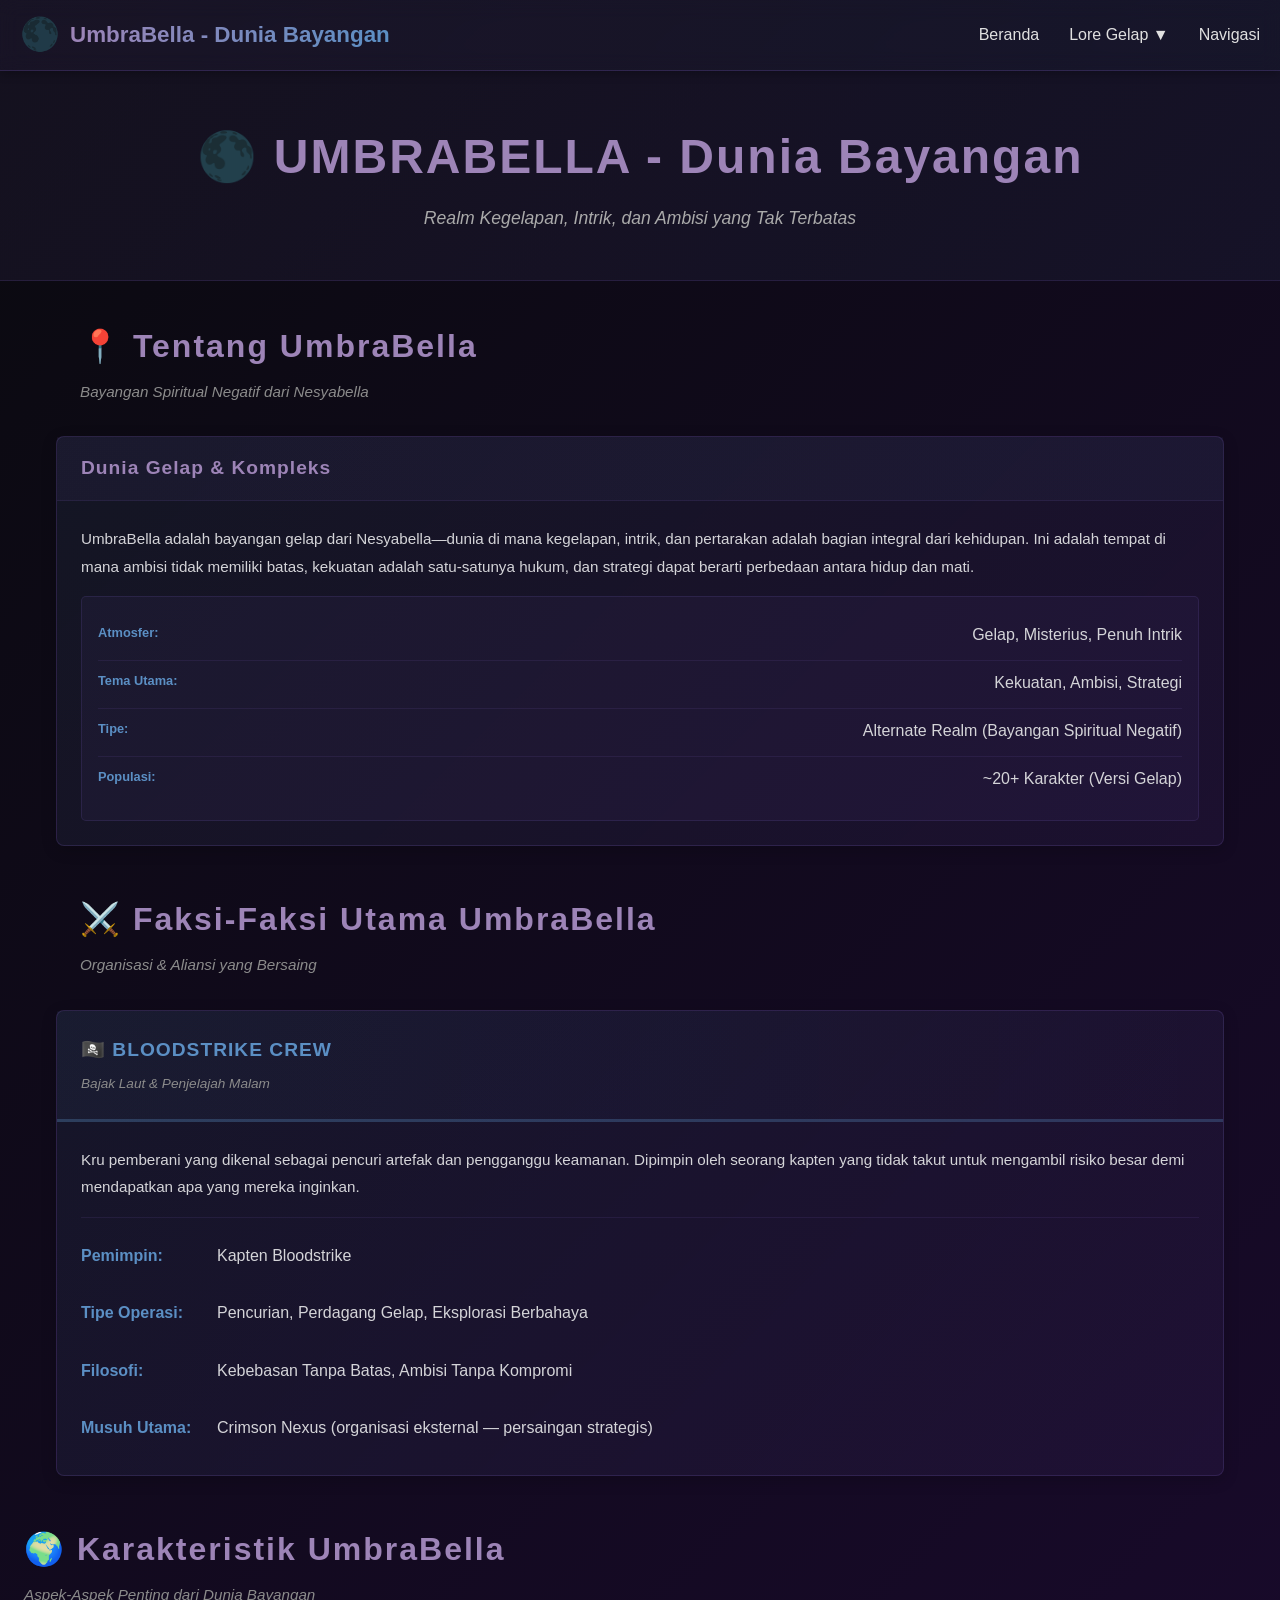
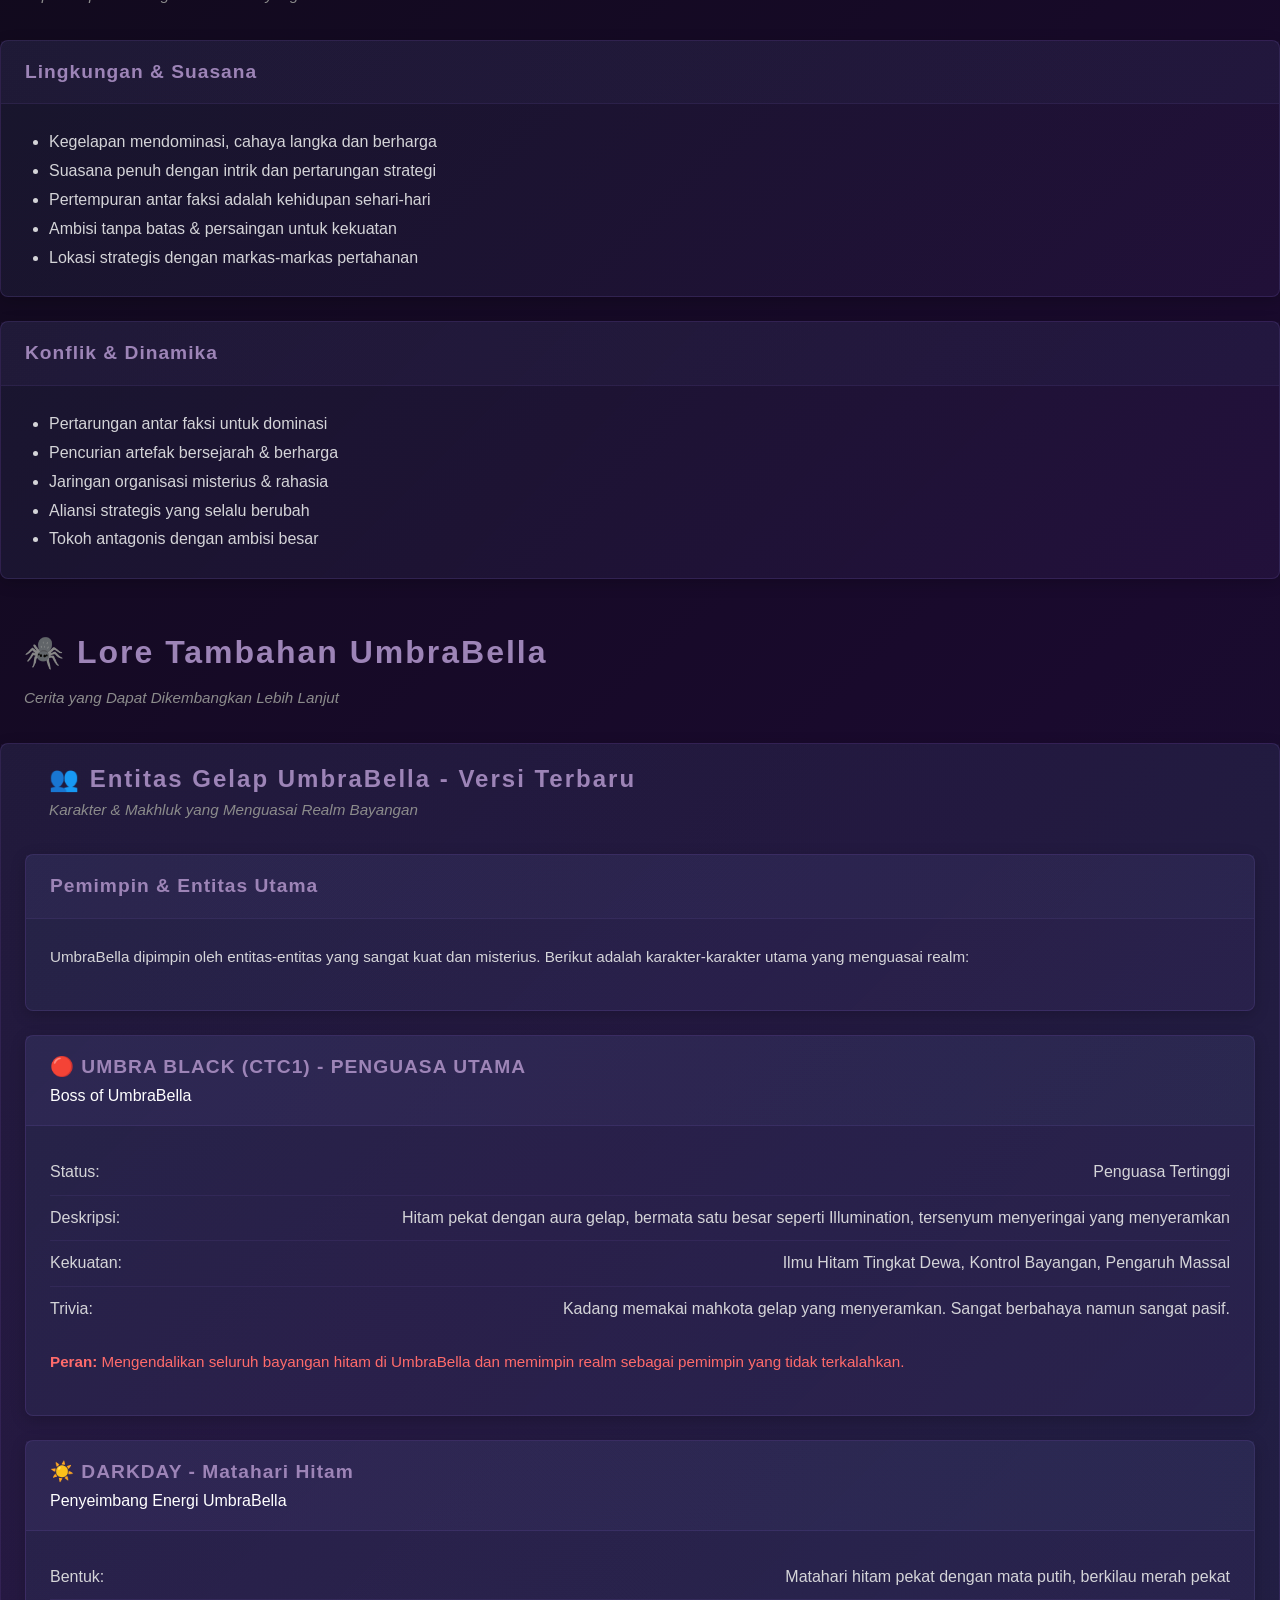
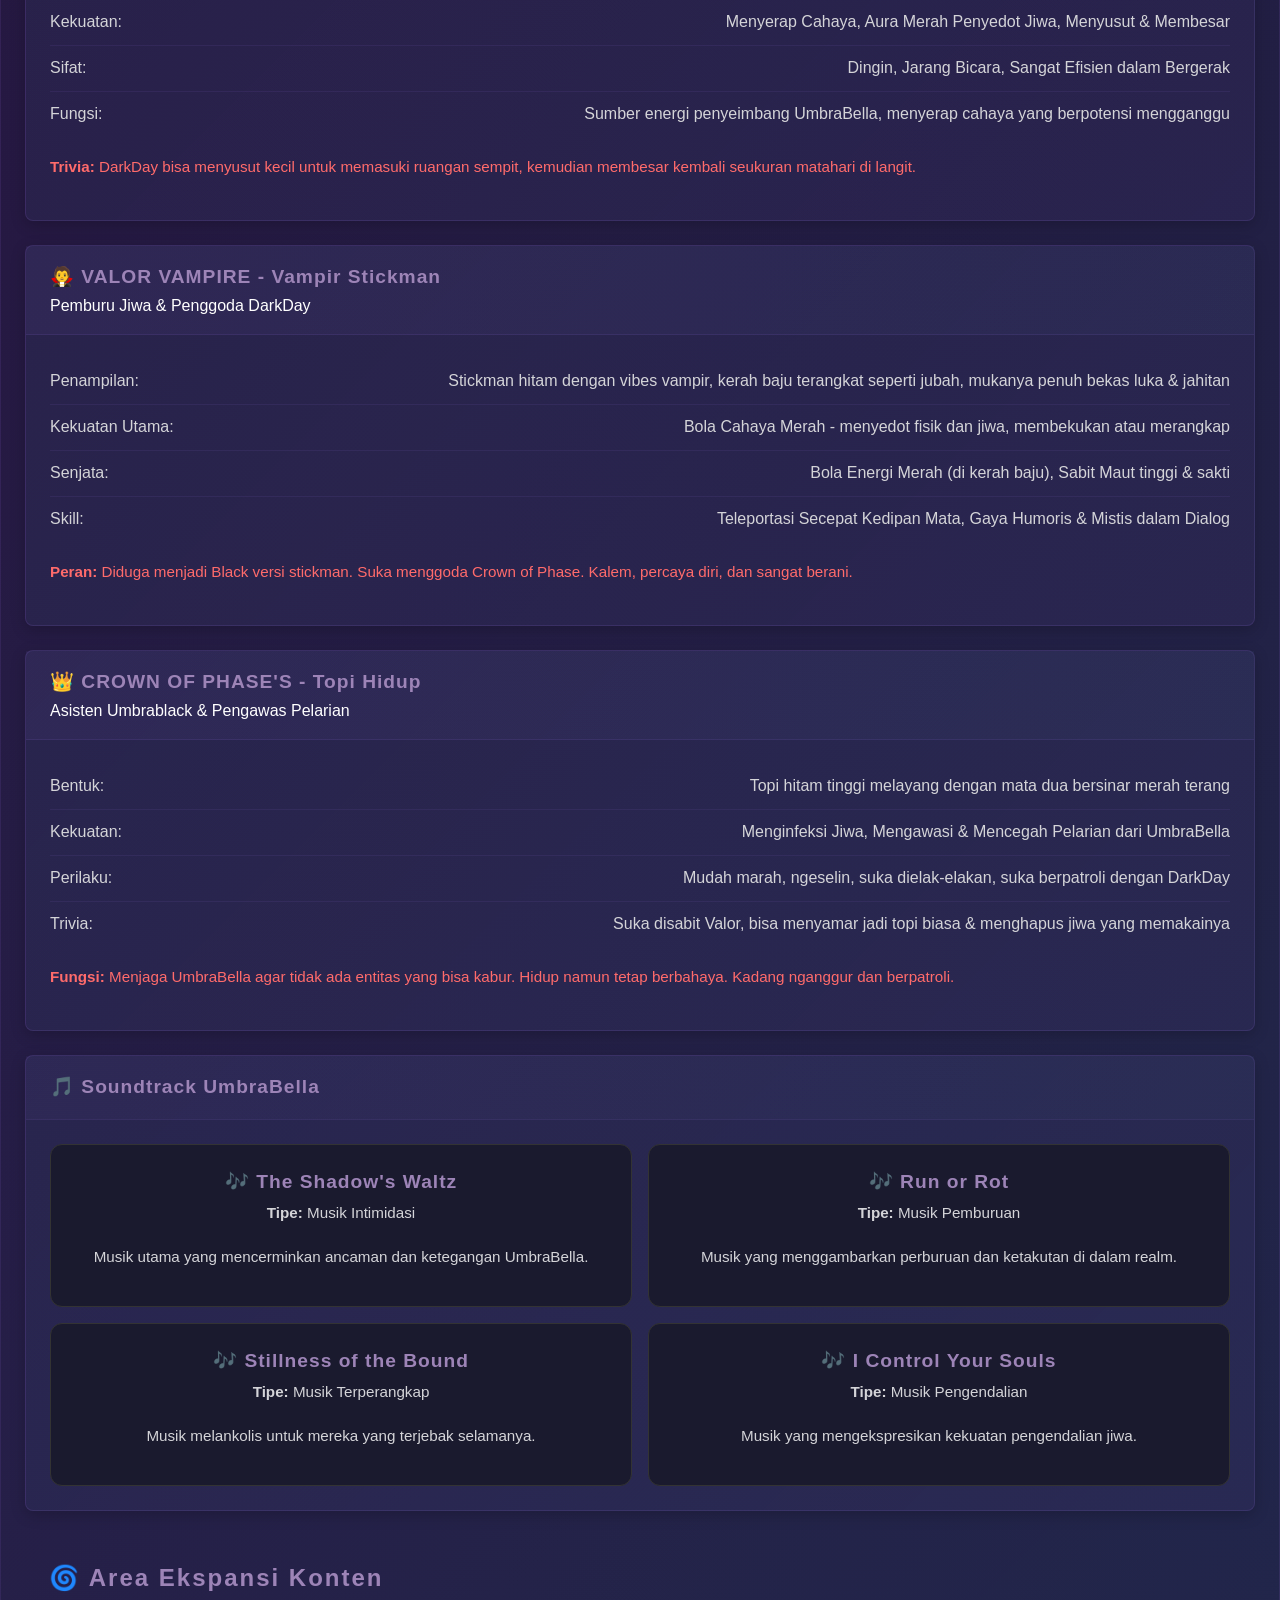
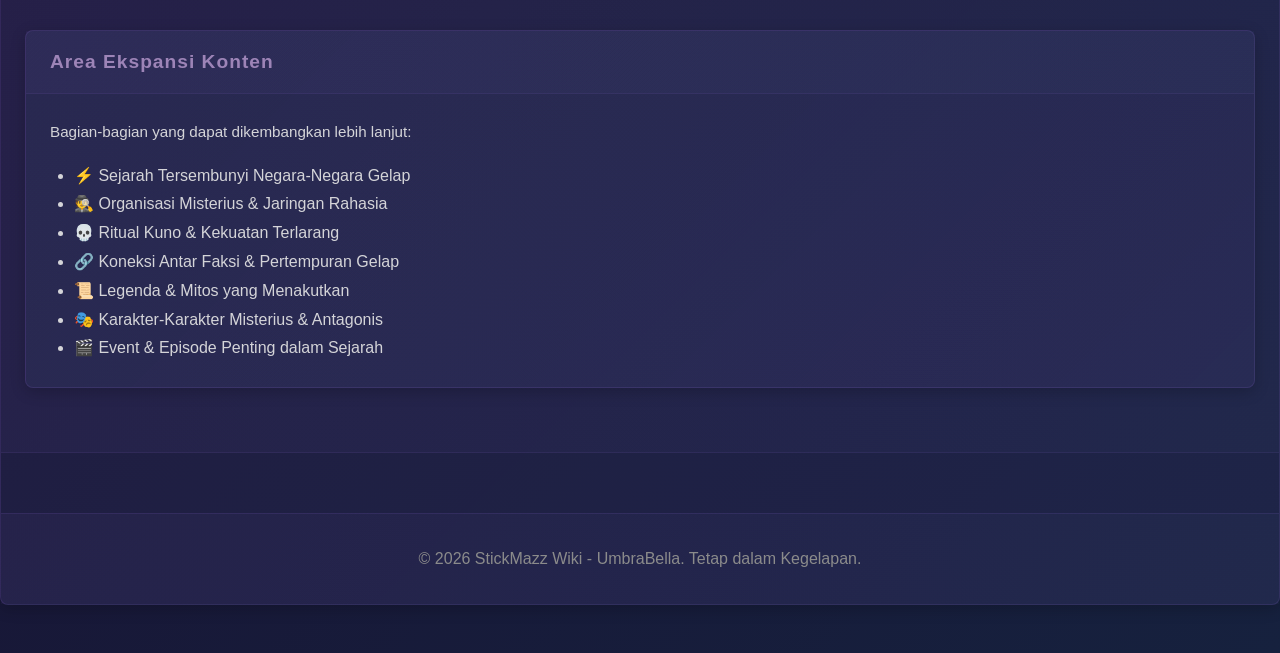
<file: umbrabella-lore.html>
<!DOCTYPE html>
<html lang="id">
<head>
    <meta charset="UTF-8">
    <meta name="viewport" content="width=device-width, initial-scale=1.0">
    <title>🌑 UmbraBella - Dunia Bayangan</title>
    <link rel="stylesheet" href="wiki-style.css">
    <link rel="stylesheet" href="forbidden-lore-style.css">
</head>
<body class="forbidden-theme">
    <!-- Navigation Bar -->
    <nav class="navbar forbidden-navbar">
        <div class="nav-container">
            <div class="logo">
                <span class="logo-icon">🌑</span>
                <span class="logo-text">UmbraBella - Dunia Bayangan</span>
            </div>
            <ul class="nav-menu">
                <li><a href="index.html">Beranda</a></li>
                <li class="dropdown">
                    <a href="#">Lore Gelap ▼</a>
                    <div class="dropdown-content">
                        <a href="forbidden-lore.html">Kembali ke Forbidden Lore</a>
                        <a href="umbrabella-lore.html" class="active">UmbraBella</a>
                        <a href="faim-module.html">F-AIM Module</a>
                    </div>
                </li>
                <li><a href="navigation.html">Navigasi</a></li>
            </ul>
        </div>
    </nav>

    <!-- Page Header -->
    <section class="page-header forbidden-header">
        <h1>🌑 UMBRABELLA - Dunia Bayangan</h1>
        <p class="forbidden-subtitle">Realm Kegelapan, Intrik, dan Ambisi yang Tak Terbatas</p>
    </section>

    <!-- Main Container -->
    <div class="container forbidden-container">
        
        <!-- UMBRABELLA Overview -->
        <section class="forbidden-section">
            <div class="section-header">
                <h2 class="section-title">📍 Tentang UmbraBella</h2>
                <p class="section-subtitle">Bayangan Spiritual Negatif dari Nesyabella</p>
            </div>

            <div class="forbidden-card">
                <div class="card-header forbidden-card-header">
                    <h3>Dunia Gelap & Kompleks</h3>
                </div>
                <div class="card-content">
                    <p>
                        UmbraBella adalah bayangan gelap dari Nesyabella—dunia di mana kegelapan, intrik, dan pertarakan adalah bagian 
                        integral dari kehidupan. Ini adalah tempat di mana ambisi tidak memiliki batas, kekuatan adalah satu-satunya 
                        hukum, dan strategi dapat berarti perbedaan antara hidup dan mati.
                    </p>
                    <div class="lore-stats">
                        <div class="stat-item">
                            <span class="stat-label">Atmosfer:</span>
                            <span class="stat-value">Gelap, Misterius, Penuh Intrik</span>
                        </div>
                        <div class="stat-item">
                            <span class="stat-label">Tema Utama:</span>
                            <span class="stat-value">Kekuatan, Ambisi, Strategi</span>
                        </div>
                        <div class="stat-item">
                            <span class="stat-label">Tipe:</span>
                            <span class="stat-value">Alternate Realm (Bayangan Spiritual Negatif)</span>
                        </div>
                        <div class="stat-item">
                            <span class="stat-label">Populasi:</span>
                            <span class="stat-value">~20+ Karakter (Versi Gelap)</span>
                        </div>
                    </div>
                </div>
            </div>
        </section>

        <!-- Factions Section -->
        <section class="forbidden-section">
            <div class="section-header">
                <h2 class="section-title">⚔️ Faksi-Faksi Utama UmbraBella</h2>
                <p class="section-subtitle">Organisasi & Aliansi yang Bersaing</p>
            </div>

                <div class="forbidden-card faction-card">
                    <div class="card-header faction-header bloodstrike">
                        <h4>🏴‍☠️ BLOODSTRIKE CREW</h4>
                        <span class="faction-role">Bajak Laut & Penjelajah Malam</span>
                    </div>
                    <div class="card-content">
                        <p class="faction-description">
                            Kru pemberani yang dikenal sebagai pencuri artefak dan pengganggu keamanan. Dipimpin oleh seorang kapten 
                            yang tidak takut untuk mengambil risiko besar demi mendapatkan apa yang mereka inginkan.
                        </p>
                        <div class="faction-info">
                            <div class="info-row">
                                <span class="label">Pemimpin:</span>
                                <span class="value">Kapten Bloodstrike</span>
                            </div>
                            <div class="info-row">
                                <span class="label">Tipe Operasi:</span>
                                <span class="value">Pencurian, Perdagang Gelap, Eksplorasi Berbahaya</span>
                            </div>
                            <div class="info-row">
                                <span class="label">Filosofi:</span>
                                <span class="value">Kebebasan Tanpa Batas, Ambisi Tanpa Kompromi</span>
                            </div>
                            <div class="info-row">
                                <span class="label">Musuh Utama:</span>
                                <span class="value">Crimson Nexus (organisasi eksternal — persaingan strategis)</span>
                            </div>
                        </div>
                    </div>
                </div>
            </div>
        </section>

        <!-- Characteristics Section -->
        <section class="forbidden-section">
            <div class="section-header">
                <h2 class="section-title">🌍 Karakteristik UmbraBella</h2>
                <p class="section-subtitle">Aspek-Aspek Penting dari Dunia Bayangan</p>
            </div>

            <div class="forbidden-card">
                <div class="card-header forbidden-card-header">
                    <h3>Lingkungan & Suasana</h3>
                </div>
                <div class="card-content">
                    <ul style="margin: 0; padding-left: 1.5rem;">
                        <li>Kegelapan mendominasi, cahaya langka dan berharga</li>
                        <li>Suasana penuh dengan intrik dan pertarungan strategi</li>
                        <li>Pertempuran antar faksi adalah kehidupan sehari-hari</li>
                        <li>Ambisi tanpa batas & persaingan untuk kekuatan</li>
                        <li>Lokasi strategis dengan markas-markas pertahanan</li>
                    </ul>
                </div>
            </div>

            <div class="forbidden-card">
                <div class="card-header forbidden-card-header">
                    <h3>Konflik & Dinamika</h3>
                </div>
                <div class="card-content">
                    <ul style="margin: 0; padding-left: 1.5rem;">
                        <li>Pertarungan antar faksi untuk dominasi</li>
                        <li>Pencurian artefak bersejarah & berharga</li>
                        <li>Jaringan organisasi misterius & rahasia</li>
                        <li>Aliansi strategis yang selalu berubah</li>
                        <li>Tokoh antagonis dengan ambisi besar</li>
                    </ul>
                </div>
            </div>
        </section>

        <!-- Additional Lore Placeholder -->
        <section class="forbidden-section">
            <div class="section-header">
                <h2 class="section-title">🕷️ Lore Tambahan UmbraBella</h2>
                <p class="section-subtitle">Cerita yang Dapat Dikembangkan Lebih Lanjut</p>
            </div>

            <div class="forbidden-card">
                <div class="card-header forbidden-card-header">
        <!-- Karakter Gelap UmbraBella (Terbaru) -->
        <section class="forbidden-section">
            <div class="section-header">
                <h2 class="section-title">👥 Entitas Gelap UmbraBella - Versi Terbaru</h2>
                <p class="section-subtitle">Karakter & Makhluk yang Menguasai Realm Bayangan</p>
            </div>

            <!-- DARK ENTITIES OVERVIEW -->
            <div class="forbidden-card">
                <div class="card-header forbidden-card-header">
                    <h3>Pemimpin & Entitas Utama</h3>
                </div>
                <div class="card-content">
                    <p>UmbraBella dipimpin oleh entitas-entitas yang sangat kuat dan misterius. Berikut adalah karakter-karakter utama yang menguasai realm:</p>
                </div>
            </div>

            <!-- UMBRA BLACK (Penguasa Utama) -->
            <div class="forbidden-card dark-entity-card">
                <div class="card-header entity-header boss-entity">
                    <h4>🔴 UMBRA BLACK (CTC1) - PENGUASA UTAMA</h4>
                    <span class="entity-role">Boss of UmbraBella</span>
                </div>
                <div class="card-content">
                    <div class="entity-stats">
                        <div class="stat-item">
                            <span class="label">Status:</span>
                            <span class="value">Penguasa Tertinggi</span>
                        </div>
                        <div class="stat-item">
                            <span class="label">Deskripsi:</span>
                            <span class="value">Hitam pekat dengan aura gelap, bermata satu besar seperti Illumination, tersenyum menyeringai yang menyeramkan</span>
                        </div>
                        <div class="stat-item">
                            <span class="label">Kekuatan:</span>
                            <span class="value">Ilmu Hitam Tingkat Dewa, Kontrol Bayangan, Pengaruh Massal</span>
                        </div>
                        <div class="stat-item">
                            <span class="label">Trivia:</span>
                            <span class="value">Kadang memakai mahkota gelap yang menyeramkan. Sangat berbahaya namun sangat pasif.</span>
                        </div>
                    </div>
                    <p style="margin-top: 1rem; color: #FF6B6B;">
                        <strong>Peran:</strong> Mengendalikan seluruh bayangan hitam di UmbraBella dan memimpin realm sebagai pemimpin yang tidak terkalahkan.
                    </p>
                </div>
            </div>

            <!-- DARKDAY (Matahari Hitam) -->
            <div class="forbidden-card dark-entity-card">
                <div class="card-header entity-header">
                    <h4>☀️ DARKDAY - Matahari Hitam</h4>
                    <span class="entity-role">Penyeimbang Energi UmbraBella</span>
                </div>
                <div class="card-content">
                    <div class="entity-stats">
                        <div class="stat-item">
                            <span class="label">Bentuk:</span>
                            <span class="value">Matahari hitam pekat dengan mata putih, berkilau merah pekat</span>
                        </div>
                        <div class="stat-item">
                            <span class="label">Kekuatan:</span>
                            <span class="value">Menyerap Cahaya, Aura Merah Penyedot Jiwa, Menyusut & Membesar</span>
                        </div>
                        <div class="stat-item">
                            <span class="label">Sifat:</span>
                            <span class="value">Dingin, Jarang Bicara, Sangat Efisien dalam Bergerak</span>
                        </div>
                        <div class="stat-item">
                            <span class="label">Fungsi:</span>
                            <span class="value">Sumber energi penyeimbang UmbraBella, menyerap cahaya yang berpotensi mengganggu</span>
                        </div>
                    </div>
                    <p style="margin-top: 1rem; color: #FF6B6B;">
                        <strong>Trivia:</strong> DarkDay bisa menyusut kecil untuk memasuki ruangan sempit, kemudian membesar kembali seukuran matahari di langit.
                    </p>
                </div>
            </div>

            <!-- VALOR VAMPIRE (Vampir Stickman) -->
            <div class="forbidden-card dark-entity-card">
                <div class="card-header entity-header">
                    <h4>🧛 VALOR VAMPIRE - Vampir Stickman</h4>
                    <span class="entity-role">Pemburu Jiwa & Penggoda DarkDay</span>
                </div>
                <div class="card-content">
                    <div class="entity-stats">
                        <div class="stat-item">
                            <span class="label">Penampilan:</span>
                            <span class="value">Stickman hitam dengan vibes vampir, kerah baju terangkat seperti jubah, mukanya penuh bekas luka & jahitan</span>
                        </div>
                        <div class="stat-item">
                            <span class="label">Kekuatan Utama:</span>
                            <span class="value">Bola Cahaya Merah - menyedot fisik dan jiwa, membekukan atau merangkap</span>
                        </div>
                        <div class="stat-item">
                            <span class="label">Senjata:</span>
                            <span class="value">Bola Energi Merah (di kerah baju), Sabit Maut tinggi & sakti</span>
                        </div>
                        <div class="stat-item">
                            <span class="label">Skill:</span>
                            <span class="value">Teleportasi Secepat Kedipan Mata, Gaya Humoris & Mistis dalam Dialog</span>
                        </div>
                    </div>
                    <p style="margin-top: 1rem; color: #FF6B6B;">
                        <strong>Peran:</strong> Diduga menjadi Black versi stickman. Suka menggoda Crown of Phase. Kalem, percaya diri, dan sangat berani.
                    </p>
                </div>
            </div>

            <!-- CROWN OF PHASE'S (Topi Hidup) -->
            <div class="forbidden-card dark-entity-card">
                <div class="card-header entity-header">
                    <h4>👑 CROWN OF PHASE'S - Topi Hidup</h4>
                    <span class="entity-role">Asisten Umbrablack & Pengawas Pelarian</span>
                </div>
                <div class="card-content">
                    <div class="entity-stats">
                        <div class="stat-item">
                            <span class="label">Bentuk:</span>
                            <span class="value">Topi hitam tinggi melayang dengan mata dua bersinar merah terang</span>
                        </div>
                        <div class="stat-item">
                            <span class="label">Kekuatan:</span>
                            <span class="value">Menginfeksi Jiwa, Mengawasi & Mencegah Pelarian dari UmbraBella</span>
                        </div>
                        <div class="stat-item">
                            <span class="label">Perilaku:</span>
                            <span class="value">Mudah marah, ngeselin, suka dielak-elakan, suka berpatroli dengan DarkDay</span>
                        </div>
                        <div class="stat-item">
                            <span class="label">Trivia:</span>
                            <span class="value">Suka disabit Valor, bisa menyamar jadi topi biasa & menghapus jiwa yang memakainya</span>
                        </div>
                    </div>
                    <p style="margin-top: 1rem; color: #FF6B6B;">
                        <strong>Fungsi:</strong> Menjaga UmbraBella agar tidak ada entitas yang bisa kabur. Hidup namun tetap berbahaya. Kadang nganggur dan berpatroli.
                    </p>
                </div>
            </div>

            <!-- Musik UmbraBella (Updated) -->
            <div class="forbidden-card">
                <div class="card-header forbidden-card-header">
                    <h3>🎵 Soundtrack UmbraBella</h3>
                </div>
                <div class="card-content">
                    <div style="display: grid; grid-template-columns: 1fr 1fr; gap: 1rem;">
                        <div class="music-card">
                            <h4>🎶 The Shadow's Waltz</h4>
                            <p><strong>Tipe:</strong> Musik Intimidasi</p>
                            <p>Musik utama yang mencerminkan ancaman dan ketegangan UmbraBella.</p>
                        </div>
                        <div class="music-card">
                            <h4>🎶 Run or Rot</h4>
                            <p><strong>Tipe:</strong> Musik Pemburuan</p>
                            <p>Musik yang menggambarkan perburuan dan ketakutan di dalam realm.</p>
                        </div>
                        <div class="music-card">
                            <h4>🎶 Stillness of the Bound</h4>
                            <p><strong>Tipe:</strong> Musik Terperangkap</p>
                            <p>Musik melankolis untuk mereka yang terjebak selamanya.</p>
                        </div>
                        <div class="music-card">
                            <h4>🎶 I Control Your Souls</h4>
                            <p><strong>Tipe:</strong> Musik Pengendalian</p>
                            <p>Musik yang mengekspresikan kekuatan pengendalian jiwa.</p>
                        </div>
                    </div>
                </div>
            </div>
        </section>

        <!-- Area Ekspansi Konten -->
        <section class="forbidden-section">
            <div class="section-header">
                <h2 class="section-title">🌀 Area Ekspansi Konten</h2>
            </div>
            <div class="forbidden-card">
                <div class="card-header forbidden-card-header">
                    <h3>Area Ekspansi Konten</h3>
                </div>
                <div class="card-content">
                    <p>Bagian-bagian yang dapat dikembangkan lebih lanjut:</p>
                    <ul style="margin-left: 1.5rem; margin-top: 1rem;">
                        <li>⚡ Sejarah Tersembunyi Negara-Negara Gelap</li>
                        <li>🕵️ Organisasi Misterius & Jaringan Rahasia</li>
                        <li>💀 Ritual Kuno & Kekuatan Terlarang</li>
                        <li>🔗 Koneksi Antar Faksi & Pertempuran Gelap</li>
                        <li>📜 Legenda & Mitos yang Menakutkan</li>
                        <li>🎭 Karakter-Karakter Misterius & Antagonis</li>
                        <li>🎬 Event & Episode Penting dalam Sejarah</li>
                    </ul>
                </div>
            </div>
        </section>

    </div>

    <!-- Footer -->
    <footer class="footer forbidden-footer">
        <p>&copy; 2026 StickMazz Wiki - UmbraBella. Tetap dalam Kegelapan.</p>
    </footer>

    <!-- Scripts -->
    <script src="forbidden-lore-script.js"></script>
</body>
</html>
</file>
<file: wiki-style.css>
/* ========================================
   STICKMAZZ WIKI - COMPREHENSIVE STYLING
   ======================================== */

* {
    margin: 0;
    padding: 0;
    box-sizing: border-box;
}

:root {
    --primary: #00D4FF;
    --secondary: #A855F7;
    --accent-1: #39FF14;
    --accent-2: #FFD60A;
    --accent-3: #FF6B9D;
    --dark-bg: #0a0a0f;
    --dark-card: #1a1a2e;
    --dark-lighter: #16213e;
    --text-primary: #e0e0e0;
    --text-secondary: #aaa;
    --border-color: #333;
}

body {
    font-family: 'Segoe UI', Tahoma, Geneva, Verdana, sans-serif;
    background: linear-gradient(135deg, var(--dark-bg) 0%, var(--dark-lighter) 100%);
    color: var(--text-primary);
    line-height: 1.6;
    min-height: 100vh;
}

/* ========== NAVBAR ========== */
.navbar {
    background: linear-gradient(90deg, rgba(0, 212, 255, 0.1), rgba(168, 85, 247, 0.1));
    backdrop-filter: blur(10px);
    border-bottom: 1px solid var(--primary);
    position: sticky;
    top: 0;
    z-index: 100;
    box-shadow: 0 2px 20px rgba(0, 212, 255, 0.2);
}

.nav-container {
    max-width: 1400px;
    margin: 0 auto;
    padding: 0 20px;
    display: flex;
    justify-content: space-between;
    align-items: center;
    height: 70px;
}

.logo {
    display: flex;
    align-items: center;
    gap: 10px;
    font-size: 1.4rem;
    font-weight: bold;
    color: var(--primary);
    text-decoration: none;
    cursor: pointer;
}

.logo-icon {
    font-size: 2rem;
}

.logo-text {
    background: linear-gradient(90deg, var(--primary), var(--secondary));
    -webkit-background-clip: text;
    background-clip: text;
    -webkit-text-fill-color: transparent;
}

.nav-menu {
    display: flex;
    list-style: none;
    gap: 30px;
    align-items: center;
}

.nav-menu a {
    color: var(--text-primary);
    text-decoration: none;
    transition: all 0.3s ease;
    position: relative;
}

.nav-menu a:hover,
.nav-menu a.active {
    color: var(--primary);
}

.nav-menu a.active::after {
    content: '';
    position: absolute;
    bottom: -5px;
    left: 0;
    width: 100%;
    height: 2px;
    background: var(--primary);
    border-radius: 1px;
}

.dropdown {
    position: relative;
}

.dropdown-content {
    display: none;
    position: absolute;
    background: var(--dark-card);
    top: 100%;
    left: 0;
    min-width: 200px;
    border: 1px solid var(--border-color);
    border-radius: 8px;
    box-shadow: 0 10px 25px rgba(0, 0, 0, 0.5);
    margin-top: 10px;
    z-index: 101;
}

.dropdown:hover .dropdown-content {
    display: flex;
    flex-direction: column;
}

.dropdown-content a {
    padding: 12px 20px;
    color: var(--text-secondary);
    display: block;
    transition: all 0.2s ease;
}

.dropdown-content a:hover {
    background: rgba(168, 85, 247, 0.2);
    color: var(--primary);
    padding-left: 25px;
}

.search-box {
    display: flex;
}

.search-box input {
    padding: 8px 15px;
    border: 1px solid var(--border-color);
    border-radius: 6px;
    background: rgba(0, 212, 255, 0.1);
    color: var(--text-primary);
    transition: all 0.3s ease;
}

.search-box input:focus {
    outline: none;
    border-color: var(--primary);
    box-shadow: 0 0 10px rgba(0, 212, 255, 0.2);
}

/* ========== HERO SECTION ========== */
.hero {
    position: relative;
    min-height: 500px;
    display: flex;
    align-items: center;
    justify-content: center;
    overflow: hidden;
    margin-bottom: 50px;
}

.hero::before {
    content: '';
    position: absolute;
    top: 0;
    left: 0;
    width: 100%;
    height: 100%;
    background: linear-gradient(135deg, rgba(0, 212, 255, 0.15), rgba(168, 85, 247, 0.15));
    z-index: 1;
}

.hero-background {
    position: absolute;
    top: 0;
    left: 0;
    width: 100%;
    height: 100%;
    opacity: 0.3;
    z-index: 0;
}

.hero-content {
    position: relative;
    z-index: 2;
    text-align: center;
    color: var(--text-primary);
}

.hero-title {
    font-size: 3.5rem;
    font-weight: bold;
    margin-bottom: 15px;
    background: linear-gradient(90deg, var(--primary), var(--secondary), var(--accent-1));
    -webkit-background-clip: text;
    background-clip: text;
    -webkit-text-fill-color: transparent;
    text-shadow: 0 0 30px rgba(0, 212, 255, 0.2);
}

.hero-subtitle {
    font-size: 1.3rem;
    color: var(--text-secondary);
    margin-bottom: 30px;
}

.hero-buttons {
    display: flex;
    gap: 20px;
    justify-content: center;
    flex-wrap: wrap;
}

.btn {
    padding: 12px 30px;
    border: none;
    border-radius: 8px;
    font-size: 1rem;
    cursor: pointer;
    transition: all 0.3s ease;
    text-decoration: none;
    display: inline-block;
    font-weight: bold;
}

.btn-primary {
    background: linear-gradient(90deg, var(--primary), var(--secondary));
    color: #fff;
}

.btn-primary:hover {
    transform: translateY(-3px);
    box-shadow: 0 10px 30px rgba(0, 212, 255, 0.3);
}

.btn-secondary {
    background: rgba(168, 85, 247, 0.2);
    color: var(--primary);
    border: 2px solid var(--secondary);
}

.btn-secondary:hover {
    background: rgba(168, 85, 247, 0.4);
    transform: translateY(-3px);
}

/* ========== PAGE HEADER ========== */
.page-header {
    text-align: center;
    padding: 40px 20px;
    background: linear-gradient(135deg, rgba(0, 212, 255, 0.1), rgba(168, 85, 247, 0.1));
    border-bottom: 2px solid var(--primary);
    margin-bottom: 40px;
}

.page-header h1 {
    font-size: 2.5rem;
    margin-bottom: 10px;
    color: var(--primary);
}

.page-header p {
    font-size: 1.1rem;
    color: var(--text-secondary);
}

/* ========== CONTAINER ========== */
.container {
    max-width: 1400px;
    margin: 0 auto;
    padding: 0 20px 50px 20px;
}

/* ========== FEATURED SECTIONS ========== */
.featured-sections {
    margin-bottom: 60px;
}

.section-grid {
    display: grid;
    grid-template-columns: repeat(auto-fit, minmax(300px, 1fr));
    gap: 30px;
    margin-bottom: 40px;
}

.featured-card {
    background: var(--dark-card);
    border-radius: 12px;
    overflow: hidden;
    border: 1px solid var(--border-color);
    transition: all 0.3s ease;
    display: flex;
    flex-direction: column;
}

.featured-card:hover {
    transform: translateY(-8px);
    border-color: var(--primary);
    box-shadow: 0 15px 40px rgba(0, 212, 255, 0.2);
}

.card-header {
    padding: 20px;
    color: #fff;
}

.card-header h2 {
    font-size: 1.5rem;
    margin: 0;
}

.card-body {
    padding: 20px;
    flex-grow: 1;
    display: flex;
    flex-direction: column;
}

.card-body p {
    color: var(--text-secondary);
    margin-bottom: 15px;
    flex-grow: 1;
}

.stats {
    display: flex;
    gap: 20px;
    margin: 15px 0;
}

.stat-item {
    text-align: center;
}

.stat-number {
    font-size: 2rem;
    font-weight: bold;
    color: var(--primary);
}

.stat-label {
    font-size: 0.8rem;
    color: var(--text-secondary);
}

.card-link {
    color: var(--primary);
    text-decoration: none;
    font-weight: bold;
    transition: all 0.2s ease;
    margin-top: auto;
}

.card-link:hover {
    color: var(--secondary);
    transform: translateX(5px);
}

/* ========== CHARACTER GRID ========== */
.character-grid {
    display: grid;
    grid-template-columns: repeat(auto-fill, minmax(250px, 1fr));
    gap: 20px;
    margin-bottom: 40px;
}

.character-card {
    background: var(--dark-card);
    border: 2px solid;
    border-radius: 12px;
    padding: 20px;
    cursor: pointer;
    transition: all 0.3s ease;
    position: relative;
    overflow: hidden;
}

.character-card:hover {
    transform: translateY(-8px);
    box-shadow: 0 15px 40px rgba(0, 212, 255, 0.3);
}

.char-code {
    font-size: 0.75rem;
    padding: 4px 8px;
    border-radius: 4px;
    background: rgba(0, 212, 255, 0.2);
    color: var(--primary);
    font-weight: bold;
    display: inline-block;
    margin-bottom: 10px;
}

.char-name {
    font-size: 1.3rem;
    font-weight: bold;
    margin-bottom: 8px;
}

.char-vibe {
    font-size: 0.9rem;
    font-weight: bold;
    margin-bottom: 10px;
}

.char-zone {
    font-size: 0.8rem;
    color: var(--text-secondary);
    background: rgba(168, 85, 247, 0.2);
    padding: 4px 8px;
    border-radius: 4px;
    display: inline-block;
}

/* ========== FILTER SECTION ========== */
.filter-section {
    background: var(--dark-card);
    padding: 20px;
    border-radius: 12px;
    margin-bottom: 30px;
    border: 1px solid var(--border-color);
}

.filter-controls {
    display: flex;
    gap: 15px;
    flex-wrap: wrap;
    align-items: center;
}

.filter-group {
    display: flex;
    align-items: center;
    gap: 10px;
}

.filter-group label {
    color: var(--text-secondary);
    font-weight: bold;
}

.filter-group select {
    padding: 8px 12px;
    border: 1px solid var(--border-color);
    border-radius: 6px;
    background: rgba(0, 212, 255, 0.1);
    color: var(--text-primary);
    cursor: pointer;
    transition: all 0.3s ease;
}

.filter-group select:focus {
    outline: none;
    border-color: var(--primary);
    box-shadow: 0 0 10px rgba(0, 212, 255, 0.2);
}

.btn-reset {
    padding: 8px 20px;
    background: rgba(255, 107, 157, 0.2);
    border: 1px solid var(--accent-3);
    color: var(--accent-3);
    border-radius: 6px;
    cursor: pointer;
    transition: all 0.3s ease;
    font-weight: bold;
}

.btn-reset:hover {
    background: rgba(255, 107, 157, 0.4);
}

/* ========== MODAL ========== */
.modal {
    display: none;
    position: fixed;
    top: 0;
    left: 0;
    width: 100%;
    height: 100%;
    background: rgba(0, 0, 0, 0.8);
    z-index: 1000;
    justify-content: center;
    align-items: center;
    overflow-y: auto;
    backdrop-filter: blur(5px);
}

.modal.show {
    display: flex;
}

.modal-content {
    background: linear-gradient(135deg, var(--dark-card), var(--dark-lighter));
    border: 2px solid var(--primary);
    border-radius: 15px;
    padding: 40px;
    max-width: 700px;
    margin: 20px;
    box-shadow: 0 0 40px rgba(0, 212, 255, 0.3);
    animation: slideIn 0.3s ease;
}

@keyframes slideIn {
    from {
        opacity: 0;
        transform: translateY(-50px);
    }
    to {
        opacity: 1;
        transform: translateY(0);
    }
}

.modal-header {
    display: flex;
    justify-content: space-between;
    align-items: center;
    margin-bottom: 20px;
    padding-bottom: 15px;
    border-bottom: 2px solid var(--secondary);
}

.modal-header h2 {
    color: var(--primary);
    font-size: 1.8rem;
    margin: 0;
}

.close-modal {
    background: none;
    border: none;
    color: var(--text-primary);
    font-size: 2rem;
    cursor: pointer;
    transition: all 0.2s ease;
}

.close-modal:hover {
    color: var(--accent-3);
    transform: scale(1.2);
}

.modal-body {
    color: var(--text-primary);
    line-height: 1.8;
}

.modal-body p {
    margin-bottom: 15px;
    text-align: justify;
}

.modal-body strong {
    color: var(--primary);
}

/* ========== WORLD SECTIONS ========== */
.world-section {
    margin-bottom: 50px;
}

.world-section h2 {
    font-size: 2rem;
    color: var(--primary);
    margin-bottom: 30px;
    padding-bottom: 15px;
    border-bottom: 2px solid var(--secondary);
    text-shadow: 0 0 10px rgba(0, 212, 255, 0.3);
}

.world-overview {
    background: linear-gradient(135deg, rgba(0, 212, 255, 0.1), rgba(168, 85, 247, 0.1));
    padding: 25px;
    border-radius: 12px;
    border-left: 4px solid var(--primary);
}

.world-overview p {
    margin-bottom: 15px;
    color: var(--text-secondary);
    line-height: 1.8;
}

.zones-grid {
    display: grid;
    grid-template-columns: repeat(auto-fit, minmax(280px, 1fr));
    gap: 20px;
}

.zone-card {
    background: var(--dark-card);
    border: 2px solid;
    border-radius: 12px;
    padding: 20px;
    transition: all 0.3s ease;
}

.zone-card:hover {
    transform: translateY(-5px);
    box-shadow: 0 10px 30px rgba(0, 212, 255, 0.2);
}

.zone-card h3 {
    color: var(--primary);
    margin-bottom: 10px;
    font-size: 1.3rem;
}

.zone-card .zone-desc {
    color: var(--text-secondary);
    font-size: 0.9rem;
    line-height: 1.6;
    margin-bottom: 10px;
}

.zone-residents {
    font-size: 0.85rem;
    color: var(--accent-2);
    margin-top: 10px;
    padding-top: 10px;
    border-top: 1px solid var(--border-color);
}

/* ========== TIMELINE ========== */
.lore-timeline {
    position: relative;
    padding: 20px 0;
}

.timeline-item {
    display: flex;
    gap: 30px;
    margin-bottom: 40px;
    position: relative;
}

.timeline-dot {
    width: 12px;
    height: 12px;
    background: var(--primary);
    border-radius: 50%;
    margin-top: 5px;
    flex-shrink: 0;
    box-shadow: 0 0 10px var(--primary);
}

.timeline-item:not(:last-child)::before {
    content: '';
    position: absolute;
    left: 5px;
    top: 20px;
    width: 2px;
    height: calc(100% - 20px);
    background: linear-gradient(180deg, var(--primary), transparent);
}

.timeline-content {
    flex-grow: 1;
    background: linear-gradient(135deg, rgba(0, 212, 255, 0.1), rgba(168, 85, 247, 0.1));
    padding: 20px;
    border-radius: 12px;
    border-left: 3px solid var(--primary);
}

.timeline-content h3 {
    color: var(--primary);
    margin-bottom: 8px;
}

.timeline-content p {
    color: var(--text-secondary);
}

/* ========== ORGANIZATIONS & TECH ========== */
.organizations-grid,
.tech-system {
    display: grid;
    grid-template-columns: repeat(auto-fit, minmax(280px, 1fr));
    gap: 20px;
}

.org-card,
.tech-card {
    background: var(--dark-card);
    border: 1px solid var(--border-color);
    border-radius: 12px;
    padding: 25px;
    transition: all 0.3s ease;
}

.org-card:hover,
.tech-card:hover {
    border-color: var(--primary);
    box-shadow: 0 10px 30px rgba(0, 212, 255, 0.2);
}

.org-card h3,
.tech-card h3 {
    color: var(--primary);
    margin-bottom: 12px;
    font-size: 1.2rem;
}

.org-card p,
.tech-card p {
    color: var(--text-secondary);
    margin-bottom: 10px;
    font-size: 0.9rem;
}

.org-tag {
    display: inline-block;
    background: rgba(0, 212, 255, 0.2);
    color: var(--primary);
    padding: 6px 12px;
    border-radius: 4px;
    font-size: 0.8rem;
    font-weight: bold;
    margin-top: 15px;
}

.tech-card ul {
    list-style: none;
    padding: 0;
}

.tech-card li {
    padding: 8px 0;
    color: var(--text-secondary);
    border-bottom: 1px solid rgba(0, 212, 255, 0.1);
}

.tech-card li:last-child {
    border-bottom: none;
}

.tech-card li::before {
    content: '▪ ';
    color: var(--primary);
    margin-right: 8px;
}

/* ========== LORE BOXES ========== */
.lore-depth {
    display: grid;
    grid-template-columns: repeat(auto-fit, minmax(260px, 1fr));
    gap: 20px;
}

.lore-box {
    background: linear-gradient(135deg, rgba(0, 212, 255, 0.1), rgba(168, 85, 247, 0.1));
    border: 2px solid rgba(0, 212, 255, 0.3);
    border-radius: 12px;
    padding: 20px;
    transition: all 0.3s ease;
}

.lore-box:hover {
    border-color: var(--primary);
    box-shadow: 0 10px 30px rgba(0, 212, 255, 0.2);
}

.lore-box h3 {
    color: var(--primary);
    margin-bottom: 12px;
}

.lore-box p {
    color: var(--text-secondary);
    font-size: 0.9rem;
    line-height: 1.7;
}

/* ========== INFO SECTIONS ========== */
.info-section {
    display: grid;
    grid-template-columns: repeat(auto-fit, minmax(300px, 1fr));
    gap: 25px;
    margin-bottom: 50px;
}

.info-box {
    background: linear-gradient(135deg, var(--dark-card), rgba(168, 85, 247, 0.1));
    border: 1px solid var(--border-color);
    border-radius: 12px;
    padding: 25px;
    transition: all 0.3s ease;
}

.info-box:hover {
    border-color: var(--primary);
    box-shadow: 0 10px 30px rgba(0, 212, 255, 0.2);
}

.info-box h3 {
    color: var(--primary);
    margin-bottom: 15px;
    font-size: 1.2rem;
}

.info-box p {
    color: var(--text-secondary);
    line-height: 1.8;
}

/* ========== FOOTER ========== */
.footer {
    background: linear-gradient(90deg, rgba(0, 212, 255, 0.1), rgba(168, 85, 247, 0.1));
    border-top: 1px solid var(--primary);
    margin-top: 60px;
    padding: 40px 20px;
}

.footer-content {
    max-width: 1400px;
    margin: 0 auto;
    display: grid;
    grid-template-columns: repeat(auto-fit, minmax(250px, 1fr));
    gap: 30px;
}

.footer-section h4 {
    color: var(--primary);
    margin-bottom: 15px;
}

.footer-section p,
.footer-section a {
    color: var(--text-secondary);
    font-size: 0.95rem;
    line-height: 1.8;
}

.footer-section ul {
    list-style: none;
}

.footer-section ul li {
    margin-bottom: 8px;
}

.footer-section a {
    text-decoration: none;
    transition: all 0.2s ease;
}

.footer-section a:hover {
    color: var(--primary);
    transform: translateX(3px);
}

/* ========== RECENT UPDATES ========== */
.recent-updates {
    margin-bottom: 50px;
}

.recent-updates h2 {
    color: var(--primary);
    font-size: 2rem;
    margin-bottom: 30px;
    border-bottom: 2px solid var(--secondary);
    padding-bottom: 15px;
}

/* ========== MUSIC SECTIONS ========== */
.music-section {
    margin-bottom: 40px;
}

.music-section h2 {
    color: var(--primary);
    font-size: 1.8rem;
    margin-bottom: 20px;
}

.tracks-grid,
.character-music-grid {
    display: grid;
    grid-template-columns: repeat(auto-fill, minmax(220px, 1fr));
    gap: 20px;
}

.track-card,
.music-card {
    background: var(--dark-card);
    border: 1px solid var(--border-color);
    border-radius: 12px;
    padding: 20px;
    text-align: center;
    transition: all 0.3s ease;
    cursor: pointer;
}

.track-card:hover,
.music-card:hover {
    border-color: var(--primary);
    box-shadow: 0 10px 30px rgba(0, 212, 255, 0.2);
    transform: translateY(-5px);
}

.track-icon {
    font-size: 3rem;
    margin-bottom: 10px;
}

.track-title {
    color: var(--primary);
    font-weight: bold;
    margin-bottom: 5px;
}

.track-artist {
    color: var(--text-secondary);
    font-size: 0.9rem;
}

.stats-grid {
    display: grid;
    grid-template-columns: repeat(auto-fit, minmax(200px, 1fr));
    gap: 20px;
}

.stat-card {
    background: linear-gradient(135deg, rgba(0, 212, 255, 0.1), rgba(168, 85, 247, 0.1));
    border: 1px solid var(--border-color);
    border-radius: 12px;
    padding: 25px;
    text-align: center;
}

.stat-card:hover {
    border-color: var(--primary);
    box-shadow: 0 10px 25px rgba(0, 212, 255, 0.2);
}

.stat-number {
    font-size: 2.5rem;
    font-weight: bold;
    color: var(--primary);
    margin-bottom: 5px;
}

.stat-label {
    color: var(--accent-1);
    font-weight: bold;
    margin-bottom: 8px;
}

.stat-card p {
    color: var(--text-secondary);
    font-size: 0.9rem;
}

.info-cards {
    display: grid;
    grid-template-columns: repeat(auto-fit, minmax(250px, 1fr));
    gap: 20px;
}

.info-card {
    background: var(--dark-card);
    border: 1px solid var(--border-color);
    border-radius: 12px;
    padding: 20px;
    transition: all 0.3s ease;
}

.info-card:hover {
    border-color: var(--primary);
    box-shadow: 0 10px 30px rgba(0, 212, 255, 0.2);
}

.info-card h3 {
    color: var(--primary);
    margin-bottom: 12px;
}

.info-card p {
    color: var(--text-secondary);
    font-size: 0.95rem;
    line-height: 1.6;
}

/* ========== RESPONSIVE ========== */
@media (max-width: 768px) {
    .hero-title {
        font-size: 2rem;
    }

    .hero-subtitle {
        font-size: 1rem;
    }

    .nav-menu {
        gap: 15px;
    }

    .page-header h1 {
        font-size: 1.8rem;
    }

    .filter-controls {
        flex-direction: column;
        align-items: stretch;
    }

    .filter-group,
    .filter-group select {
        width: 100%;
    }

    .modal-content {
        max-width: 90%;
        padding: 20px;
    }

    .character-grid,
    .zones-grid,
    .section-grid {
        grid-template-columns: 1fr;
    }
}

@media (max-width: 480px) {
    .hero-title {
        font-size: 1.5rem;
    }

    .nav-menu {
        display: none;
    }

    .container {
        padding-left: 10px;
        padding-right: 10px;
    }

    .footer-content {
        grid-template-columns: 1fr;
    }
}

/* ========== ALTERNATE REALMS ========== */
.alternate-realm {
    background: linear-gradient(135deg, rgba(0, 212, 255, 0.05), rgba(168, 85, 247, 0.05));
    border-left: 4px solid var(--primary);
    padding: 25px;
    border-radius: 8px;
    margin-bottom: 20px;
}

.realm-features, .realm-residents, .realm-status, .realm-factions, .realm-episode, .realm-conflict {
    margin: 20px 0;
    padding: 20px;
    background: rgba(0, 0, 0, 0.3);
    border-radius: 8px;
    border: 1px solid var(--border-color);
}

.realm-features h3, .realm-residents h3, .realm-status h3, .realm-factions h3, .realm-episode h3, .realm-conflict h3 {
    color: var(--primary);
    margin-bottom: 15px;
    font-size: 1.2rem;
}

.realm-features ul, .realm-conflict ul {
    list-style: none;
    margin-left: 15px;
}

.realm-features li, .realm-conflict li {
    margin: 8px 0;
    color: var(--text-secondary);
    padding-left: 20px;
    position: relative;
}

.realm-features li:before, .realm-conflict li:before {
    content: "✦";
    position: absolute;
    left: 0;
    color: var(--accent-1);
}

.faction-details {
    background: rgba(0, 0, 0, 0.5);
    padding: 15px;
    margin: 15px 0;
    border-left: 3px solid var(--accent-2);
    border-radius: 4px;
}

.faction-details h4 {
    color: var(--accent-2);
    margin-bottom: 10px;
}

.faction-details ul {
    list-style: none;
    margin-left: 15px;
}

.faction-details li {
    margin: 5px 0;
    color: var(--text-secondary);
    font-size: 0.95rem;
}

.world-button {
    background: linear-gradient(135deg, var(--primary), var(--secondary));
    border: none;
    padding: 12px 24px;
    color: white;
    border-radius: 6px;
    cursor: pointer;
    font-weight: bold;
    transition: all 0.3s ease;
    margin: 10px 5px 10px 0;
}

.world-button:hover {
    transform: translateY(-2px);
    box-shadow: 0 10px 25px rgba(0, 212, 255, 0.3);
}

/* Comparison Table */
.realm-comparison {
    overflow-x: auto;
    margin: 20px 0;
}

.comparison-table {
    width: 100%;
    border-collapse: collapse;
    background: var(--dark-card);
    border-radius: 8px;
    overflow: hidden;
}

.comparison-table thead {
    background: linear-gradient(90deg, var(--primary), var(--secondary));
    color: white;
}

.comparison-table th {
    padding: 15px;
    text-align: left;
    font-weight: bold;
}

.comparison-table td {
    padding: 15px;
    border-bottom: 1px solid var(--border-color);
    color: var(--text-secondary);
}

.comparison-table tbody tr:hover {
    background: rgba(0, 212, 255, 0.1);
}

.comparison-table tbody tr:last-child td {
    border-bottom: none;
}

.comparison-table td:first-child {
    color: var(--primary);
    font-weight: bold;
}

/* Lore Content Sections */
#luminaBellaContent, #episodeContent, #umbraBellaContent {
    animation: fadeIn 0.5s ease-in;
}

@keyframes fadeInLore {
    from {
        opacity: 0;
        transform: translateY(-10px);
    }
    to {
        opacity: 1;
        transform: translateY(0);
    }
}
</file>
<file: faim-module-style.css>
/* ========================================
   F-AIM MODULE - TECHNICAL STYLING
   ======================================== */

:root {
    /* Technical Color Palette */
    --tech-primary: #0d1f2d;
    --tech-secondary: #1a2f42;
    --tech-tertiary: #254158;
    
    /* Accent Colors */
    --accent-tech-blue: #4A90E2;
    --accent-tech-cyan: #50C7D8;
    --accent-tech-gold: #D4AF37;
    --accent-tech-purple: #9966CC;
    
    /* Text Colors */
    --text-tech: #E8E8E8;
    --text-tech-muted: #A0A0A0;
}

/* ========== BODY & GENERAL ========== */
.faim-theme {
    background: linear-gradient(135deg, #0a1520 0%, #0d1f2d 50%, #1a2f42 100%);
    color: var(--text-tech);
    font-family: -apple-system, BlinkMacSystemFont, 'Segoe UI', Roboto, 'Helvetica Neue', Arial, sans-serif;
}

.faim-theme body {
    background-attachment: fixed;
}

/* ========== NAVBAR ========== */
.faim-navbar {
    background: linear-gradient(90deg, rgba(74, 144, 226, 0.1), rgba(80, 199, 216, 0.1));
    backdrop-filter: blur(10px);
    border-bottom: 1px solid rgba(80, 199, 216, 0.2);
    box-shadow: 0 2px 10px rgba(0, 0, 0, 0.3);
}

.faim-navbar .logo-icon {
    opacity: 0.95;
}

.faim-navbar .logo-text {
    background: linear-gradient(90deg, #4A90E2, #50C7D8);
    -webkit-background-clip: text;
    background-clip: text;
    -webkit-text-fill-color: transparent;
}

/* ========== PAGE HEADER ========== */
.faim-header {
    background: linear-gradient(135deg, rgba(74, 144, 226, 0.1) 0%, rgba(80, 199, 216, 0.08) 100%);
    border-bottom: 1px solid rgba(80, 199, 216, 0.2);
    text-align: center;
    padding: 3rem 2rem;
    position: relative;
}

.faim-header h1 {
    font-size: 3rem;
    color: #4A90E2;
    margin-bottom: 0.5rem;
    font-weight: bold;
    letter-spacing: 2px;
}

.faim-subtitle {
    color: #D4AF37;
    font-size: 1.1rem;
    font-style: italic;
}

/* ========== CONTAINER ========== */
.faim-container {
    max-width: 1200px;
    margin: 2rem auto;
    padding: 0 1rem;
}

/* ========== SECTION ========== */
.faim-section {
    margin-bottom: 3rem;
}

.section-header {
    border-left: 4px solid #4A90E2;
    padding-left: 1.5rem;
    margin-bottom: 2rem;
}

.section-title {
    font-size: 2rem;
    color: #4A90E2;
    margin-bottom: 0.5rem;
    letter-spacing: 1px;
}

.section-subtitle {
    color: #A0A0A0;
    font-size: 0.95rem;
    font-style: italic;
}

/* ========== CARDS ========== */
.faim-card {
    background: linear-gradient(135deg, rgba(26, 47, 66, 0.5), rgba(37, 65, 88, 0.4));
    border: 1px solid rgba(80, 199, 216, 0.2);
    border-radius: 8px;
    padding: 0;
    margin-bottom: 1.5rem;
    transition: all 0.3s ease;
    box-shadow: 0 4px 15px rgba(0, 0, 0, 0.2);
}

.faim-card:hover {
    box-shadow: 0 6px 20px rgba(74, 144, 226, 0.15);
    border-color: rgba(80, 199, 216, 0.3);
}

.card-header {
    background: linear-gradient(90deg, rgba(74, 144, 226, 0.1), rgba(80, 199, 216, 0.08));
    border-bottom: 1px solid rgba(80, 199, 216, 0.15);
    padding: 1rem 1.5rem;
}

.faim-card-header {
    background: linear-gradient(90deg, rgba(74, 144, 226, 0.08), rgba(80, 199, 216, 0.06));
    border-bottom: 1px solid rgba(80, 199, 216, 0.12);
}

.card-header h3,
.card-header h4 {
    color: #4A90E2;
    margin: 0;
    font-size: 1.2rem;
    letter-spacing: 0.5px;
}

.card-content {
    padding: 1.5rem;
    color: var(--text-tech);
    line-height: 1.8;
}

.card-content p {
    margin-bottom: 1rem;
    font-size: 0.95rem;
}

/* ========== INFO BOX ========== */
.info-box {
    background: rgba(74, 144, 226, 0.08);
    border: 1px solid rgba(74, 144, 226, 0.2);
    border-radius: 5px;
    padding: 1rem;
    margin-top: 1rem;
}

.info-row {
    display: flex;
    justify-content: space-between;
    padding: 0.6rem 0;
    border-bottom: 1px solid rgba(74, 144, 226, 0.1);
}

.info-row:last-child {
    border-bottom: none;
}

.info-row .label {
    color: #50C7D8;
    font-weight: bold;
}

.info-row .value {
    color: #E8E8E8;
}

/* ========== VARIANT CARDS ========== */
.variant-card {
    margin-bottom: 2rem;
}

.variant-header {
    position: relative;
    padding: 1.5rem;
    border-bottom: 2px solid;
}

.explicit-header {
    border-bottom-color: rgba(212, 175, 55, 0.4);
    background: linear-gradient(90deg, rgba(212, 175, 55, 0.05), transparent);
}

.explicit-header h4 {
    color: #D4AF37;
}

.abstract-header {
    border-bottom-color: rgba(80, 199, 216, 0.4);
    background: linear-gradient(90deg, rgba(80, 199, 216, 0.05), transparent);
}

.abstract-header h4 {
    color: #50C7D8;
}

.variant-badge {
    display: inline-block;
    font-size: 0.8rem;
    padding: 0.3rem 0.8rem;
    background: rgba(255, 255, 255, 0.1);
    border-radius: 20px;
    margin-left: 1rem;
    font-weight: 600;
}

.variant-description {
    margin-bottom: 1.5rem;
    padding-bottom: 1rem;
    border-bottom: 1px solid rgba(80, 199, 216, 0.15);
}

/* ========== VARIANT DETAILS ========== */
.variant-details {
    margin: 1.5rem 0;
}

.variant-details h5 {
    color: #4A90E2;
    margin-bottom: 1rem;
    font-size: 1rem;
}

.specs-list {
    background: rgba(74, 144, 226, 0.06);
    border-left: 3px solid #4A90E2;
    padding: 1rem;
    border-radius: 4px;
    margin-bottom: 1rem;
}

.spec-item {
    display: flex;
    justify-content: space-between;
    padding: 0.5rem 0;
}

.spec-item:not(:last-child) {
    border-bottom: 1px solid rgba(74, 144, 226, 0.1);
}

.spec-label {
    color: #50C7D8;
    font-weight: 600;
}

.spec-value {
    color: #E8E8E8;
    text-align: right;
    flex: 1;
    margin-left: 1rem;
}

/* ========== PROS & CONS ========== */
.pros-cons {
    display: grid;
    grid-template-columns: 1fr 1fr;
    gap: 1rem;
    margin-top: 1rem;
}

.pros, .cons {
    padding: 1rem;
    background: rgba(74, 144, 226, 0.06);
    border-radius: 5px;
    border-left: 3px solid;
}

.pros {
    border-left-color: #50C7D8;
}

.pros h5 {
    color: #50C7D8;
}

.cons {
    border-left-color: #D4AF37;
}

.cons h5 {
    color: #D4AF37;
}

.pros h5, .cons h5 {
    margin-top: 0;
    margin-bottom: 0.5rem;
    font-weight: 600;
}

.pros ul, .cons ul {
    list-style-position: inside;
    margin: 0;
    padding: 0;
    color: var(--text-tech);
}

.pros li, .cons li {
    font-size: 0.9rem;
    margin-bottom: 0.3rem;
}

/* ========== COMPONENTS TABLE ========== */
.components-table {
    width: 100%;
    border-collapse: collapse;
    margin-top: 1rem;
}

.components-table thead {
    background: linear-gradient(90deg, rgba(74, 144, 226, 0.15), rgba(80, 199, 216, 0.1));
    border-bottom: 1px solid rgba(80, 199, 216, 0.2);
}

.components-table th {
    padding: 1rem;
    text-align: left;
    color: #4A90E2;
    font-weight: bold;
}

.components-table td {
    padding: 0.8rem 1rem;
    border-bottom: 1px solid rgba(80, 199, 216, 0.1);
    color: #E8E8E8;
}

.components-table tbody tr:hover {
    background: rgba(74, 144, 226, 0.08);
}

.component-name {
    color: #D4AF37;
    font-weight: bold;
}

/* ========== PROCESS LIST ========== */
.process-list {
    list-style-position: inside;
    margin: 0;
    padding: 0;
}

.process-list li {
    padding: 1rem;
    margin-bottom: 1rem;
    background: rgba(74, 144, 226, 0.08);
    border-left: 3px solid #4A90E2;
    border-radius: 4px;
    color: #E8E8E8;
    line-height: 1.7;
}

.process-list strong {
    color: #50C7D8;
    font-weight: 600;
}

/* ========== TRAITS GRID ========== */
.traits-grid {
    display: grid;
    grid-template-columns: repeat(auto-fit, minmax(250px, 1fr));
    gap: 1.5rem;
    margin-top: 1rem;
}

.trait-item {
    background: rgba(74, 144, 226, 0.08);
    border: 1px solid rgba(74, 144, 226, 0.2);
    border-radius: 8px;
    padding: 1.5rem;
    text-align: center;
    transition: all 0.3s ease;
}

.trait-item:hover {
    background: rgba(74, 144, 226, 0.12);
    border-color: rgba(74, 144, 226, 0.3);
    transform: translateY(-2px);
}

.trait-icon {
    font-size: 2rem;
    display: block;
    margin-bottom: 0.5rem;
}

.trait-item strong {
    display: block;
    color: #4A90E2;
    margin-bottom: 0.5rem;
    font-size: 1rem;
}

.trait-item p {
    font-size: 0.9rem;
    color: #A0A0A0;
    margin: 0;
}

/* ========== FOOTER ========== */
.faim-footer {
    background: linear-gradient(90deg, rgba(74, 144, 226, 0.08), rgba(80, 199, 216, 0.06));
    border-top: 1px solid rgba(80, 199, 216, 0.2);
    text-align: center;
    padding: 2rem;
    color: #A0A0A0;
}

/* ========== RESPONSIVE ========== */
@media (max-width: 768px) {
    .faim-header h1 {
        font-size: 2rem;
    }

    .faim-subtitle {
        font-size: 1rem;
    }

    .pros-cons {
        grid-template-columns: 1fr;
    }

    .traits-grid {
        grid-template-columns: 1fr;
    }

    .info-row {
        flex-direction: column;
    }

    .info-row .label {
        margin-bottom: 0.3rem;
    }

    .spec-item {
        flex-direction: column;
    }

    .spec-value {
        text-align: left;
        margin-left: 0;
        margin-top: 0.3rem;
    }
}
</file>
<file: forbidden-lore-style.css>
/* ========================================
   FORBIDDEN LORE - DARK & MYSTERIOUS STYLING
   ======================================== */

:root {
    /* Dark Palette */
    --dark-primary: #1a0a2e;
    --dark-secondary: #16213e;
    --dark-tertiary: #0f3460;
    
    /* Accent Colors for Dark Theme */
    --forbidden-purple: #6B4FA8;
    --forbidden-blue: #3D5A80;
    --forbidden-gold: #8B7355;
    
    /* Lava/Lahr Colors - MENAKUTKAN */
    --lava-red: #DC143C;
    --lava-dark: #1a0a0a;
    --lava-glow: #FF4444;
    
    /* Glow & Effect Colors */
    --accent-purple: #9D84B7;
    --accent-blue: #5B8FC4;
    --accent-gold: #A89968;
    
    /* Text Colors */
    --text-forbidden: #D4D4D8;
    --text-muted-dark: #8B8B8B;
}

/* ========== BODY & GENERAL ========== */
.forbidden-theme {
    background: linear-gradient(135deg, #0a0a0f 0%, #1a0a2e 50%, #16213e 100%);
    color: var(--text-forbidden);
    font-family: -apple-system, BlinkMacSystemFont, 'Segoe UI', Roboto, 'Helvetica Neue', Arial, sans-serif;
}

.forbidden-theme body {
    background-attachment: fixed;
}

/* ========== NAVBAR ========== */
.forbidden-navbar {
    background: linear-gradient(90deg, rgba(107, 79, 168, 0.15), rgba(61, 90, 128, 0.15));
    backdrop-filter: blur(10px);
    border-bottom: 1px solid rgba(107, 79, 168, 0.3);
    box-shadow: 0 2px 10px rgba(0, 0, 0, 0.3);
}

.forbidden-navbar .logo-icon {
    opacity: 0.9;
}

.forbidden-navbar .logo-text {
    background: linear-gradient(90deg, #9D84B7, #5B8FC4);
    -webkit-background-clip: text;
    background-clip: text;
    -webkit-text-fill-color: transparent;
}

/* ========== PAGE HEADER ========== */
.forbidden-header {
    background: linear-gradient(135deg, rgba(107, 79, 168, 0.1) 0%, rgba(61, 90, 128, 0.1) 100%);
    border-bottom: 1px solid rgba(107, 79, 168, 0.2);
    text-align: center;
    padding: 3rem 2rem;
    position: relative;
}

.forbidden-header h1 {
    font-size: 3rem;
    color: #9D84B7;
    margin-bottom: 0.5rem;
    font-weight: bold;
    letter-spacing: 2px;
}

.forbidden-subtitle {
    color: #A89968;
    font-size: 1.1rem;
    margin-bottom: 0;
    font-style: italic;
}

/* ========== CONTAINER ========== */
.forbidden-container {
    max-width: 1200px;
    margin: 2rem auto;
    padding: 0 1rem;
}

/* ========== SECTION ========== */
.forbidden-section {
    margin-bottom: 3rem;
}

.section-header {
    border-left: 5px solid var(--glow-purple);
    padding-left: 1.5rem;
    margin-bottom: 2rem;
}

.section-title {
    font-size: 2rem;
    color: #9D84B7;
    margin-bottom: 0.5rem;
    letter-spacing: 2px;
}

.section-subtitle {
    color: #8B8B8B;
    font-size: 0.95rem;
    font-style: italic;
}

/* ========== FORBIDDEN CARDS ========== */
.forbidden-card {
    background: linear-gradient(135deg, rgba(61, 90, 128, 0.15), rgba(107, 79, 168, 0.1));
    border: 1px solid rgba(107, 79, 168, 0.25);
    border-radius: 8px;
    padding: 0;
    margin-bottom: 1.5rem;
    transition: all 0.3s ease;
    box-shadow: 0 4px 15px rgba(0, 0, 0, 0.2);
}

.forbidden-card:hover {
    box-shadow: 0 6px 20px rgba(107, 79, 168, 0.2);
    border-color: rgba(107, 79, 168, 0.4);
}

.card-header {
    background: linear-gradient(90deg, rgba(107, 79, 168, 0.1), rgba(61, 90, 128, 0.1));
    border-bottom: 1px solid rgba(107, 79, 168, 0.2);
    padding: 1rem 1.5rem;
}

.forbidden-card-header {
    background: linear-gradient(90deg, rgba(107, 79, 168, 0.08), rgba(61, 90, 128, 0.08));
    border-bottom: 1px solid rgba(107, 79, 168, 0.15);
}

.card-header h3,
.card-header h4 {
    color: #9D84B7;
    margin: 0;
    font-size: 1.2rem;
    letter-spacing: 1px;
}

.card-content {
    padding: 1.5rem;
    color: var(--text-forbidden);
    line-height: 1.8;
}

.card-content p {
    margin-bottom: 1rem;
    font-size: 0.95rem;
}

/* ========== LORE STATS ========== */
.lore-stats {
    background: rgba(107, 79, 168, 0.08);
    border: 1px solid rgba(107, 79, 168, 0.2);
    border-radius: 5px;
    padding: 1rem;
    margin-top: 1rem;
}

.stat-item {
    display: flex;
    justify-content: space-between;
    padding: 0.5rem 0;
    border-bottom: 1px solid rgba(107, 79, 168, 0.15);
}

.stat-item:last-child {
    border-bottom: none;
}

.stat-label {
    color: #5B8FC4;
    font-weight: bold;
}

.stat-value {
    color: #D4D4D8;
}

/* ========== FACTIONS ========== */
.factions-container {
    margin-bottom: 2rem;
}

.factions-title {
    font-size: 1.8rem;
    color: #9D84B7;
    margin-bottom: 1.5rem;
    letter-spacing: 1px;
    padding-bottom: 0.5rem;
    border-bottom: 1px solid rgba(107, 79, 168, 0.2);
}

.faction-card {
    margin-bottom: 1.5rem;
}

.faction-header {
    position: relative;
    padding: 1.5rem;
    border-bottom: 3px solid;
}

.faction-header.crimson {
    border-bottom-color: rgba(168, 153, 104, 0.3);
    background: linear-gradient(90deg, rgba(168, 153, 104, 0.05), transparent);
}

.faction-header.crimson h4 {
    color: #A89968;
}

.faction-header.bloodstrike {
    border-bottom-color: rgba(91, 143, 196, 0.3);
    background: linear-gradient(90deg, rgba(91, 143, 196, 0.05), transparent);
}

.faction-header.bloodstrike h4 {
    color: #5B8FC4;
}

.faction-role {
    display: block;
    font-size: 0.85rem;
    color: #8B8B8B;
    margin-top: 0.5rem;
    font-style: italic;
}

.faction-description {
    margin-bottom: 1rem;
    padding-bottom: 1rem;
    border-bottom: 1px solid rgba(107, 79, 168, 0.15);
}

.faction-info {
    display: flex;
    flex-direction: column;
    gap: 0.8rem;
}

.info-row {
    display: flex;
    gap: 1rem;
    padding: 0.5rem 0;
}

.info-row .label {
    color: #5B8FC4;
    font-weight: bold;
    min-width: 120px;
}

.info-row .value {
    color: #D4D4D8;
    flex: 1;
}

/* ========== F-AIM SECTIONS ========== */
.faim-types-container {
    margin-bottom: 2rem;
}

.faim-card {
    margin-bottom: 1.5rem;
}

.faim-header {
    padding: 1.5rem;
    border-bottom: 3px solid;
}

.faim-header.explicit {
    border-bottom-color: rgba(168, 153, 104, 0.3);
    background: linear-gradient(90deg, rgba(168, 153, 104, 0.05), transparent);
}

.faim-header.explicit h4 {
    color: #A89968;
}

.faim-header.abstract {
    border-bottom-color: rgba(91, 143, 196, 0.3);
    background: linear-gradient(90deg, rgba(91, 143, 196, 0.05), transparent);
}

.faim-header.abstract h4 {
    color: #5B8FC4;
}

.faim-header h4 {
    font-size: 1.2rem;
    margin: 0;
}

.faim-description {
    margin-bottom: 1rem;
    padding-bottom: 1rem;
    border-bottom: 1px solid rgba(107, 79, 168, 0.15);
}

.pros-cons {
    display: grid;
    grid-template-columns: 1fr 1fr;
    gap: 1rem;
    margin-top: 1rem;
}

.pros, .cons {
    padding: 1rem;
    background: rgba(107, 79, 168, 0.08);
    border-radius: 5px;
    border-left: 3px solid;
}

.pros {
    border-left-color: #5B8FC4;
}

.pros h5 {
    color: #5B8FC4;
}

.cons {
    border-left-color: #A89968;
}

.cons h5 {
    color: #A89968;
}

.pros h5, .cons h5 {
    margin-top: 0;
    margin-bottom: 0.5rem;
    font-weight: 600;
}

.pros ul, .cons ul {
    list-style-position: inside;
    margin: 0;
    padding: 0;
    color: var(--text-forbidden);
}

.pros li, .cons li {
    font-size: 0.9rem;
    margin-bottom: 0.3rem;
}

/* ========== COMPONENTS TABLE ========== */
.components-table {
    width: 100%;
    border-collapse: collapse;
    margin-top: 1rem;
}

.components-table thead {
    background: linear-gradient(90deg, rgba(107, 79, 168, 0.1), rgba(61, 90, 128, 0.1));
    border-bottom: 1px solid rgba(107, 79, 168, 0.2);
}

.components-table th {
    padding: 1rem;
    text-align: left;
    color: #9D84B7;
    font-weight: bold;
}

.components-table td {
    padding: 0.8rem 1rem;
    border-bottom: 1px solid rgba(107, 79, 168, 0.1);
    color: #D4D4D8;
}

.components-table tbody tr:hover {
    background: rgba(107, 79, 168, 0.08);
}

.component-name {
    color: #A89968;
    font-weight: bold;
}

/* ========== PROCESS LIST ========== */
.process-list {
    list-style-position: inside;
    margin: 0;
    padding: 0;
}

.process-list li {
    padding: 0.8rem;
    margin-bottom: 0.8rem;
    background: rgba(107, 79, 168, 0.08);
    border-left: 3px solid #9D84B7;
    border-radius: 4px;
    color: #D4D4D8;
    line-height: 1.6;
}

.process-list strong {
    color: #5B8FC4;
    font-weight: 600;
}

/* ========== FOOTER ========== */
.forbidden-footer {
    background: linear-gradient(90deg, rgba(107, 79, 168, 0.08), rgba(61, 90, 128, 0.08));
    border-top: 1px solid rgba(107, 79, 168, 0.2);
    text-align: center;
    padding: 2rem;
    color: #8B8B8B;
}

/* ========== MAIN LINKS GRID ========== */
.main-links-grid {
    display: grid;
    grid-template-columns: repeat(auto-fit, minmax(300px, 1fr));
    gap: 2rem;
    margin-top: 2rem;
}

.lore-link-card {
    display: flex;
    flex-direction: column;
    background: linear-gradient(135deg, rgba(107, 79, 168, 0.15), rgba(61, 90, 128, 0.1));
    border: 1px solid rgba(107, 79, 168, 0.25);
    border-radius: 8px;
    padding: 1.5rem;
    text-decoration: none;
    color: inherit;
    transition: all 0.3s ease;
    cursor: pointer;
    box-shadow: 0 4px 15px rgba(0, 0, 0, 0.2);
}

.lore-link-card:hover {
    transform: translateY(-4px);
    box-shadow: 0 8px 25px rgba(107, 79, 168, 0.25);
    border-color: rgba(107, 79, 168, 0.4);
}

/* FORBIDDEN LORE CARD - MENAKUTKAN SEPERTI LAHAR */
.lore-link-card.terrifying {
    background: linear-gradient(135deg, rgba(220, 20, 60, 0.2), rgba(26, 10, 10, 0.5)) !important;
    border: 2px solid rgba(220, 20, 60, 0.6) !important;
    box-shadow: 0 0 30px rgba(255, 68, 68, 0.4), inset 0 0 20px rgba(220, 20, 60, 0.15) !important;
    position: relative;
    overflow: hidden;
}

.lore-link-card.terrifying::before {
    content: '';
    position: absolute;
    top: 0;
    left: 0;
    right: 0;
    bottom: 0;
    background: linear-gradient(45deg, transparent 30%, rgba(255, 68, 68, 0.05) 50%, transparent 70%);
    animation: lava-pulse 3s ease-in-out infinite;
    pointer-events: none;
}

@keyframes lava-pulse {
    0%, 100% {
        opacity: 0.3;
        box-shadow: inset 0 0 10px rgba(220, 20, 60, 0.2);
    }
    50% {
        opacity: 0.6;
        box-shadow: inset 0 0 20px rgba(255, 68, 68, 0.3);
    }
}

.lore-link-card.terrifying:hover {
    transform: translateY(-6px) scale(1.02);
    box-shadow: 0 0 50px rgba(255, 68, 68, 0.6), inset 0 0 30px rgba(220, 20, 60, 0.25) !important;
    border-color: rgba(255, 68, 68, 0.8) !important;
    animation: lava-shake 0.2s infinite;
}

@keyframes lava-shake {
    0%, 100% { transform: translateY(-6px) scale(1.02) translateX(0); }
    25% { transform: translateY(-6px) scale(1.02) translateX(2px); }
    75% { transform: translateY(-6px) scale(1.02) translateX(-2px); }
}

.lore-link-card.terrifying .link-card-header h3 {
    color: #FF6B6B !important;
    text-shadow: 0 0 10px rgba(255, 68, 68, 0.8) !important;
}

.lore-link-card.terrifying .link-badge {
    background: rgba(220, 20, 60, 0.4) !important;
    color: #FF6B6B !important;
    box-shadow: 0 0 10px rgba(255, 68, 68, 0.4);
}

.link-card-header {
    margin-bottom: 1rem;
    padding-bottom: 1rem;
    border-bottom: 2px solid rgba(107, 79, 168, 0.2);
}

.link-card-header h3 {
    margin: 0 0 0.5rem 0;
    color: #9D84B7;
    font-size: 1.3rem;
    letter-spacing: 1px;
}

.link-card-header.tech-header h3 {
    color: #5B8FC4;
}

.link-badge {
    display: inline-block;
    font-size: 0.75rem;
    padding: 0.3rem 0.6rem;
    background: rgba(107, 79, 168, 0.2);
    color: #9D84B7;
    border-radius: 4px;
    font-weight: 600;
}

.link-badge.tech-badge {
    background: rgba(91, 143, 196, 0.2);
    color: #5B8FC4;
}

.link-card-content {
    flex: 1;
    display: flex;
    flex-direction: column;
}

.link-card-content p {
    margin: 0 0 1rem 0;
    font-size: 0.95rem;
    color: #D4D4D8;
}

.link-card-content ul {
    margin: 0;
    padding-left: 1.5rem;
    list-style: none;
    flex: 1;
}

.link-card-content li {
    font-size: 0.9rem;
    color: #A0A0A0;
    margin-bottom: 0.3rem;
    padding-left: 0.5rem;
}

/* ========== RESPONSIVE ========== */
@media (max-width: 768px) {
    .forbidden-header h1 {
        font-size: 2rem;
    }

    .forbidden-subtitle {
        font-size: 1rem;
    }

    .pros-cons {
        grid-template-columns: 1fr;
    }

    .stat-item {
        flex-direction: column;
    }

    .info-row {
        flex-direction: column;
    }

    .info-row .label {
        min-width: unset;
    }

    .main-links-grid {
        grid-template-columns: 1fr;
    }
}
</file>
<file: forbidden-transition.css>
/* ========================================
   TRANSITION ANIMATION - GLITCH & SCREEN FADE
   ======================================== */

/* Full Screen Overlay untuk Transisi */
.forbidden-transition-overlay {
    position: fixed;
    top: 0;
    left: 0;
    right: 0;
    bottom: 0;
    background: #000;
    z-index: 9999;
    display: none;
    opacity: 0;
    transition: opacity 0.3s ease;
}

.forbidden-transition-overlay.active {
    display: block;
    opacity: 1;
}

/* Glitch Effect Container */
.glitch-screen {
    position: fixed;
    top: 0;
    left: 0;
    width: 100%;
    height: 100%;
    background: #000;
    z-index: 10000;
    display: none;
    pointer-events: none;
}

.glitch-screen.active {
    display: block;
    animation: screen-glitch-entrance 1.5s ease-out forwards;
}

/* ===== SCREEN FADE OUT EFFECT ===== */
@keyframes screen-fade-out {
    0% {
        opacity: 1;
        transform: scale(1);
    }
    50% {
        opacity: 0.5;
    }
    100% {
        opacity: 0;
        transform: scale(1.05);
    }
}

/* ===== GLITCH EFFECTS ===== */
@keyframes glitch-horizontal-shift {
    0%, 100% {
        transform: translateX(0);
    }
    20% {
        transform: translateX(-5px);
    }
    40% {
        transform: translateX(3px);
    }
    60% {
        transform: translateX(-8px);
    }
    80% {
        transform: translateX(2px);
    }
}

@keyframes glitch-vertical-distort {
    0%, 100% {
        transform: skewY(0deg);
    }
    25% {
        transform: skewY(2deg);
    }
    50% {
        transform: skewY(-3deg);
    }
    75% {
        transform: skewY(1deg);
    }
}

@keyframes glitch-color-shift {
    0% {
        filter: hue-rotate(0deg) brightness(1);\n    }\n    25% {\n        filter: hue-rotate(180deg) brightness(0.8);\n    }\n    50% {\n        filter: hue-rotate(360deg) brightness(1.1);\n    }\n    75% {\n        filter: hue-rotate(180deg) brightness(0.9);\n    }\n    100% {\n        filter: hue-rotate(0deg) brightness(1);\n    }\n}\n\n@keyframes glitch-scan-lines {\n    0% {\n        background-position: 0 0;\n    }\n    100% {\n        background-position: 0 10px;\n    }\n}\n\n@keyframes glitch-noise {\n    0%, 100% {\n        opacity: 0.3;\n    }\n    50% {\n        opacity: 0.7;\n    }\n}\n\n@keyframes screen-glitch-entrance {\n    0% {\n        opacity: 0;\n        transform: scaleX(0) scaleY(1);\n    }\n    20% {\n        opacity: 1;\n        transform: scaleX(1) scaleY(1);\n    }\n    50% {\n        opacity: 0.8;\n        transform: scaleX(0.95) scaleY(1.05);\n    }\n    70% {\n        opacity: 0.5;\n        transform: scaleX(1.02) scaleY(0.98);\n    }\n    100% {\n        opacity: 1;\n        transform: scaleX(1) scaleY(1);\n    }\n}\n\n/* Glitch Bars */\n.glitch-bar {\n    position: absolute;\n    width: 100%;\n    height: 5%;\n    background: repeating-linear-gradient(\n        90deg,\n        #ff0000,\n        #ff0000 10px,\n        #0000ff 10px,\n        #0000ff 20px,\n        #00ff00 20px,\n        #00ff00 30px\n    );\n    opacity: 0.6;\n    mix-blend-mode: screen;\n}\n\n.glitch-bar-1 { top: 10%; animation: glitch-horizontal-shift 0.3s ease-in-out 0.3s forwards; }\n.glitch-bar-2 { top: 25%; animation: glitch-horizontal-shift 0.4s ease-in-out 0.5s forwards reverse; }\n.glitch-bar-3 { top: 40%; animation: glitch-horizontal-shift 0.35s ease-in-out 0.7s forwards; }\n.glitch-bar-4 { top: 55%; animation: glitch-horizontal-shift 0.45s ease-in-out 0.4s forwards reverse; }\n.glitch-bar-5 { top: 70%; animation: glitch-horizontal-shift 0.3s ease-in-out 0.6s forwards; }\n\n/* Scan Lines Effect */\n.glitch-scanlines {\n    position: absolute;\n    top: 0;\n    left: 0;\n    width: 100%;\n    height: 100%;\n    background: repeating-linear-gradient(\n        0deg,\n        rgba(255, 255, 255, 0.03),\n        rgba(255, 255, 255, 0.03) 1px,\n        transparent 1px,\n        transparent 2px\n    );\n    animation: glitch-scan-lines 0.2s linear infinite;\n    pointer-events: none;\n}\n\n/* Noise Effect */\n.glitch-noise {\n    position: absolute;\n    top: 0;\n    left: 0;\n    width: 100%;\n    height: 100%;\n    background: url('data:image/svg+xml;utf8,<svg xmlns=\"http://www.w3.org/2000/svg\" width=\"100\" height=\"100\"><filter id=\"n\"><feTurbulence type=\"fractalNoise\" baseFrequency=\"0.9\" numOctaves=\"4\"/><feColorMatrix type=\"saturate\" values=\"0\"/></filter><rect width=\"100\" height=\"100\" fill=\"white\" filter=\"url(%23n)\"/></svg>');\n    opacity: 0.05;\n    animation: glitch-noise 0.1s step-start infinite;\n    mix-blend-mode: overlay;\n}\n\n/* Text Glitch Effect */\n.glitch-text-distort {\n    position: absolute;\n    top: 50%;\n    left: 50%;\n    transform: translate(-50%, -50%);\n    font-size: 3rem;\n    font-weight: bold;\n    color: #ff0000;\n    text-shadow: -2px 0 #0000ff, 2px 0 #00ff00;\n    letter-spacing: 10px;\n    opacity: 0;\n    animation: text-glitch-fade 1s ease-out 0.5s forwards;\n    pointer-events: none;\n    z-index: 10001;\n}\n\n@keyframes text-glitch-fade {\n    0% {\n        opacity: 1;\n        transform: translate(-50%, -50%) skewX(-20deg);\n    }\n    50% {\n        opacity: 0.7;\n        transform: translate(-50%, -50%) skewX(10deg);\n    }\n    100% {\n        opacity: 0;\n        transform: translate(-50%, -50%) skewX(0);\n    }\n}\n\n/* Screen Crack Effect */\n.glitch-crack {\n    position: absolute;\n    top: 0;\n    left: 0;\n    width: 100%;\n    height: 100%;\n    background: radial-gradient(circle at center, transparent 0%, rgba(255, 0, 0, 0.1) 50%, rgba(255, 0, 0, 0.2) 100%);\n    animation: crack-pulse 0.5s ease-out 0.8s forwards;\n}\n\n@keyframes crack-pulse {\n    0% {\n        box-shadow: inset 0 0 50px rgba(255, 0, 0, 0.5);\n    }\n    100% {\n        box-shadow: inset 0 0 100px rgba(255, 0, 0, 0);\n    }\n}\n\n/* RGB Split Glitch */\n.glitch-rgb-split {\n    position: absolute;\n    top: 0;\n    left: 0;\n    width: 100%;\n    height: 100%;\n    background: linear-gradient(90deg, rgba(255, 0, 0, 0.3) 0%, transparent 33%, rgba(0, 255, 0, 0.3) 66%, transparent 100%);\n    animation: rgb-shift 0.4s ease-out 0.2s forwards;\n}\n\n@keyframes rgb-shift {\n    0% {\n        transform: translateX(-50px);\n        opacity: 1;\n    }\n    100% {\n        transform: translateX(50px);\n        opacity: 0;\n    }\n}\n\n/* Power Down Effect */\n.glitch-powerdown {\n    position: fixed;\n    top: 0;\n    left: 0;\n    width: 100%;\n    height: 100%;\n    background: #000;\n    z-index: 10001;\n    opacity: 0;\n    animation: power-down 1.2s cubic-bezier(0.25, 0.46, 0.45, 0.94) forwards;\n}\n\n@keyframes power-down {\n    0% {\n        opacity: 0;\n        clip-path: inset(0 0 0 0);\n    }\n    10% {\n        opacity: 1;\n        clip-path: inset(0 0 0 0);\n    }\n    50% {\n        opacity: 1;\n        clip-path: inset(40% 0 40% 0);\n    }\n    100% {\n        opacity: 1;\n        clip-path: inset(50% 0 50% 0);\n    }\n}\n\n/* Loading Transition */\n.glitch-transition-complete {\n    position: fixed;\n    top: 0;\n    left: 0;\n    width: 100%;\n    height: 100%;\n    background: linear-gradient(135deg, rgba(26, 10, 10, 0.9), rgba(220, 20, 60, 0.3));\n    z-index: 10002;\n    opacity: 0;\n    animation: transition-complete 0.8s ease-out forwards;\n}\n\n@keyframes transition-complete {\n    0% {\n        opacity: 0;\n    }\n    50% {\n        opacity: 1;\n    }\n    100% {\n        opacity: 0;\n    }\n}\n
</file>
<file: style.css>
* {
    margin: 0;
    padding: 0;
    box-sizing: border-box;
}

:root {
    --primary: #00d9ff;
    --secondary: #ff006e;
    --dark-bg: #0a0e27;
    --darker-bg: #050812;
    --card-bg: #1a1f3a;
    --text-light: #e0e0e0;
    --text-muted: #a0a0a0;
    --accent: #ff0080;
    --glow-primary: rgba(0, 217, 255, 0.5);
    --glow-secondary: rgba(255, 0, 128, 0.5);
}

html {
    scroll-behavior: smooth;
}

body {
    background: linear-gradient(135deg, var(--dark-bg) 0%, var(--darker-bg) 100%);
    background-attachment: fixed;
    color: var(--text-light);
    font-family: 'Segoe UI', Tahoma, Geneva, Verdana, sans-serif;
    line-height: 1.6;
    min-height: 100vh;
    position: relative;
    overflow-x: hidden;
}

body::before {
    content: '';
    position: fixed;
    top: 0;
    left: 0;
    width: 100%;
    height: 100%;
    background: 
        radial-gradient(circle at 20% 50%, rgba(0, 217, 255, 0.05) 0%, transparent 50%),
        radial-gradient(circle at 80% 80%, rgba(255, 0, 128, 0.05) 0%, transparent 50%);
    pointer-events: none;
    z-index: 0;
}

/* Header */
header {
    background: linear-gradient(90deg, rgba(0, 217, 255, 0.15) 0%, rgba(255, 0, 128, 0.15) 100%);
    border-bottom: 2px solid var(--primary);
    border-bottom-left-radius: 0;
    border-bottom-right-radius: 30px;
    padding: 3rem 2rem;
    text-align: center;
    position: relative;
    z-index: 100;
    backdrop-filter: blur(20px);
    -webkit-backdrop-filter: blur(20px);
    box-shadow: 0 8px 40px rgba(0, 217, 255, 0.2);
    animation: slideDown 0.6s ease-out;
    transition: transform 0.3s ease, box-shadow 0.3s ease;
}

@keyframes slideDown {
    from {
        opacity: 0;
        transform: translateY(-50px);
    }
    to {
        opacity: 1;
        transform: translateY(0);
    }
}

h1 {
    font-size: 2.8rem;
    background: none;
    -webkit-background-clip: unset;
    -webkit-text-fill-color: unset;
    background-clip: unset;
    color: var(--primary);
    text-shadow: none;
    margin-bottom: 0.5rem;
    letter-spacing: 1px;
    font-weight: 700;
    animation: none;
}

@keyframes glow {
    0%, 100% {
        filter: drop-shadow(0 0 10px var(--glow-primary));
    }
    50% {
        filter: drop-shadow(0 0 20px var(--glow-primary)) drop-shadow(0 0 30px var(--glow-secondary));
    }
}

.subtitle {
    color: var(--secondary);
    font-size: 1.1rem;
    font-weight: 300;
    background: none;
    -webkit-background-clip: unset;
    -webkit-text-fill-color: unset;
    background-clip: unset;
    letter-spacing: 0;
}

/* Navigation Tabs */
.nav-tabs {
    display: flex;
    gap: 1rem;
    justify-content: center;
    flex-wrap: wrap;
    padding: 2rem 1rem;
    margin: 0 auto;
    max-width: 1000px;
}

.tab-btn {
    background: transparent;
    color: var(--text-light);
    border: 2px solid var(--primary);
    padding: 0.8rem 1.5rem;
    border-radius: 8px;
    cursor: pointer;
    transition: all 0.3s ease;
    font-size: 0.95rem;
    font-weight: 600;
    position: relative;
    overflow: hidden;
    letter-spacing: 0;
    box-shadow: none;
}

.tab-btn::before {
    content: none;
}

.tab-btn:hover::before {
    left: 100%;
}

.tab-btn:hover {
    background: rgba(0, 217, 255, 0.1);
    color: var(--primary);
    transform: none;
    box-shadow: none;
    border-color: var(--primary);
}

.tab-btn.active {
    background: var(--primary);
    color: var(--dark-bg);
    box-shadow: none;
    transform: none;
    border-color: var(--primary);
}

/* Main Container */
.container {
    max-width: 1000px;
    margin: 0 auto;
    padding: 3rem 2rem;
    position: relative;
    z-index: 1;
}

.tab-content {
    display: none;
    animation: fadeInUp 0.6s cubic-bezier(0.23, 1, 0.320, 1);
}

.tab-content.active {
    display: block;
}

@keyframes fadeInUp {
    from {
        opacity: 0;
        transform: translateY(20px);
    }
    to {
        opacity: 1;
        transform: translateY(0);
    }
}

/* Sections */
.section {
    background: transparent;
    padding: 2rem 0;
    margin-bottom: 2.5rem;
    border-left: none;
    border-bottom: 1px solid rgba(0, 217, 255, 0.2);
    backdrop-filter: none;
    -webkit-backdrop-filter: none;
    box-shadow: none;
    transition: none;
    animation: none;
}

.section:hover {
    border-left-color: transparent;
    box-shadow: none;
    transform: none;
}

h2 {
    color: var(--primary);
    margin-bottom: 1.5rem;
    margin-top: 0;
    font-size: 2rem;
    font-weight: 700;
    letter-spacing: 0.5px;
    background: none;
    -webkit-background-clip: unset;
    -webkit-text-fill-color: unset;
    background-clip: unset;
    text-shadow: none;
    position: relative;
}

h2::after {
    content: none;
}

h3 {
    color: var(--secondary);
    margin-top: 1.5rem;
    margin-bottom: 1rem;
    font-size: 1.3rem;
    font-weight: 600;
    letter-spacing: 0;
}

p {
    margin-bottom: 1rem;
    color: var(--text-light);
    line-height: 1.7;
}

/* Table Styling */
table {
    width: 100%;
    border-collapse: separate;
    border-spacing: 0;
    margin: 1.5rem 0;
    border-radius: 0;
    overflow: visible;
    box-shadow: none;
}

th {
    background: transparent;
    color: var(--primary);
    padding: 1rem;
    text-align: left;
    border-bottom: 2px solid var(--primary);
    font-weight: 600;
    letter-spacing: 0;
    position: relative;
}

th::before {
    content: none;
}

td {
    padding: 0.9rem 1rem;
    border-bottom: 1px solid rgba(0, 217, 255, 0.15);
    color: var(--text-light);
    transition: none;
}

tr {
    transition: background 0.2s ease;
}

tr:hover {
    background: rgba(0, 217, 255, 0.08);
    box-shadow: none;
    transform: none;
}

tr:last-child td {
    border-bottom: none;
}

/* Character Cards */
.characters-grid {
    display: grid;
    grid-template-columns: repeat(auto-fill, minmax(260px, 1fr));
    gap: 1.5rem;
    margin: 2rem 0;
}

.character-card {
    background: rgba(26, 31, 58, 0.5);
    border: 1px solid var(--primary);
    border-radius: 10px;
    cursor: pointer;
    transition: all 0.3s ease;
    position: relative;
    overflow: hidden;
    backdrop-filter: blur(5px);
    -webkit-backdrop-filter: blur(5px);
    box-shadow: 0 4px 15px rgba(0, 217, 255, 0.1);
    animation: none;
    display: flex;
    flex-direction: column;
    height: 100%;
}

/* Status: Active (No special styling) */
.character-card.status-active {
    opacity: 1;
}

/* Status: Inactive (Dramatic Distortion) */
.character-card.status-inactive {
    opacity: 0.55;
    background: rgba(26, 31, 58, 0.3);
    border: 2px solid rgba(255, 165, 0, 0.5);
    filter: grayscale(0.6) brightness(0.85) blur(0.5px);
    position: relative;
    animation: inactivePulse 3s ease-in-out infinite;
}

.character-card.status-inactive::before {
    content: '';
    position: absolute;
    top: 0;
    left: 0;
    width: 100%;
    height: 100%;
    background: repeating-linear-gradient(
        45deg,
        transparent,
        transparent 10px,
        rgba(255, 165, 0, 0.1) 10px,
        rgba(255, 165, 0, 0.1) 20px
    );
    z-index: 5;
    pointer-events: none;
    animation: inactiveShimmer 4s infinite;
}

.character-card.status-inactive:hover {
    opacity: 0.75;
    background: rgba(26, 31, 58, 0.45);
    filter: grayscale(0.3) brightness(0.95);
    transform: translateY(-3px);
}

@keyframes inactivePulse {
    0%, 100% { 
        opacity: 0.55;
        filter: grayscale(0.6) brightness(0.85) blur(0.5px);
    }
    50% { 
        opacity: 0.45;
        filter: grayscale(0.8) brightness(0.75) blur(1px);
    }
}

@keyframes inactiveShimmer {
    0% { transform: translateX(-100%); opacity: 0; }
    10% { opacity: 0.3; }
    50% { opacity: 0.1; }
    90% { opacity: 0.3; }
    100% { transform: translateX(100%); opacity: 0; }
}

/* Status: Suspended (Prison bars effect) */
.character-card.status-suspended {
    background: rgba(26, 31, 58, 0.5);
    border: 2px solid #dc143c;
    box-shadow: 0 4px 15px rgba(220, 20, 60, 0.5), inset 0 0 20px rgba(220, 20, 60, 0.1);
    position: relative;
}

.character-card.status-suspended::before {
    content: '';
    position: absolute;
    top: 0;
    left: 0;
    width: 100%;
    height: 100%;
    background: repeating-linear-gradient(
        90deg,
        transparent,
        transparent 8px,
        rgba(220, 20, 60, 0.6) 8px,
        rgba(220, 20, 60, 0.6) 10px
    );
    z-index: 10;
    pointer-events: none;
    animation: barGlow 2s infinite;
}

.character-card.status-suspended::after {
    content: '';
    position: absolute;
    top: 0;
    left: 0;
    width: 100%;
    height: 100%;
    background: repeating-linear-gradient(
        0deg,
        transparent,
        transparent 8px,
        rgba(220, 20, 60, 0.3) 8px,
        rgba(220, 20, 60, 0.3) 10px
    );
    z-index: 10;
    pointer-events: none;
}

.character-card.status-suspended:hover {
    background: rgba(26, 31, 58, 0.7);
    border-color: #ff1744;
    box-shadow: 0 8px 35px rgba(255, 23, 68, 0.6), inset 0 0 25px rgba(255, 23, 68, 0.15);
    transform: translateY(-5px);
    animation: violationWarning 0.3s;
}

@keyframes barGlow {
    0%, 100% {
        opacity: 0.6;
    }
    50% {
        opacity: 0.9;
    }
}

@keyframes violationWarning {
    0%, 100% { transform: translateY(-5px); }
    25% { transform: translateY(-5px) rotateZ(-0.5deg); }
    75% { transform: translateY(-5px) rotateZ(0.5deg); }
}

/* Status: Missing (Melancholic & Ghosted) */
.character-card.status-missing {
    opacity: 0.35;
    background: linear-gradient(135deg, rgba(30, 30, 60, 0.4), rgba(40, 20, 60, 0.3));
    border: 2px dashed rgba(100, 80, 150, 0.6);
    box-shadow: 
        inset 0 0 30px rgba(100, 80, 150, 0.2),
        0 0 20px rgba(100, 80, 150, 0.1);
    position: relative;
    filter: saturate(0.4);
    animation: ghostFade 4s ease-in-out infinite;
}

.character-card.status-missing::before {
    content: '';
    position: absolute;
    top: 0;
    left: 0;
    width: 100%;
    height: 100%;
    background: radial-gradient(circle at 30% 50%, rgba(150, 120, 200, 0.1), transparent 50%),
                radial-gradient(circle at 70% 70%, rgba(100, 80, 200, 0.1), transparent 50%);
    z-index: 5;
    pointer-events: none;
    animation: mistyFlow 6s infinite;
}

.character-card.status-missing::after {
    content: '';
    position: absolute;
    top: 0;
    left: 0;
    width: 100%;
    height: 100%;
    background: repeating-linear-gradient(
        90deg,
        transparent,
        transparent 50px,
        rgba(150, 100, 200, 0.05) 50px,
        rgba(150, 100, 200, 0.05) 100px
    );
    z-index: 4;
    pointer-events: none;
}

.character-card.status-missing:hover {
    opacity: 0.5;
    background: linear-gradient(135deg, rgba(40, 30, 70, 0.5), rgba(50, 25, 75, 0.4));
    filter: saturate(0.5) brightness(1.05);
    transform: translateY(-2px);
}

@keyframes ghostFade {
    0%, 100% { 
        opacity: 0.35;
        filter: saturate(0.4) brightness(0.9);
    }
    50% { 
        opacity: 0.25;
        filter: saturate(0.2) brightness(0.8);
    }
}

@keyframes mistyFlow {
    0%, 100% { 
        transform: translateY(0);
        opacity: 0.15;
    }
    25% { 
        transform: translateY(-5px);
        opacity: 0.2;
    }
    50% { 
        transform: translateY(-10px);
        opacity: 0.1;
    }
    75% { 
        transform: translateY(-5px);
        opacity: 0.2;
    }
}

.char-image-container {
    width: 100%;
    height: 200px;
    background: linear-gradient(135deg, rgba(0, 217, 255, 0.1), rgba(255, 0, 110, 0.1));
    border-bottom: 1px solid rgba(0, 217, 255, 0.2);
    display: flex;
    align-items: center;
    justify-content: center;
    overflow: hidden;
    flex-shrink: 0;
    position: relative;
    padding: 0;
    margin: 0;
}

.status-suspended .char-image-container {
    background: linear-gradient(135deg, rgba(220, 20, 60, 0.3), rgba(255, 0, 0, 0.2));
    border-bottom-color: rgba(220, 20, 60, 0.5);
    box-shadow: inset 0 0 15px rgba(220, 20, 60, 0.2);
}

.status-inactive .char-image-container {
    background: linear-gradient(135deg, rgba(255, 165, 0, 0.2), rgba(255, 140, 0, 0.1));
    border-bottom-color: rgba(255, 165, 0, 0.3);
    box-shadow: inset 0 0 12px rgba(255, 165, 0, 0.15);
}

.status-missing .char-image-container {
    background: linear-gradient(135deg, rgba(100, 80, 150, 0.2), rgba(80, 60, 130, 0.1));
    border-bottom-color: rgba(100, 80, 150, 0.3);
    box-shadow: inset 0 0 20px rgba(100, 80, 150, 0.15);
}

.char-image {
    width: auto;
    height: auto;
    max-width: 100%;
    max-height: 100%;
    object-fit: contain;
    object-position: center;
    transition: transform 0.3s ease;
    padding: 10px;
}

.character-card:hover .char-image {
    transform: scale(1.05);
}

.status-suspended .char-image {
    opacity: 0.65;
    filter: saturate(0.7) brightness(0.9) hue-rotate(-10deg);
}

.status-inactive .char-image {
    opacity: 0.6;
    filter: grayscale(0.7) brightness(0.8) blur(0.3px);
}

.status-missing .char-image {
    opacity: 0.3;
    filter: grayscale(1) brightness(0.6) blur(0.5px);
}

.status-badge {
    position: absolute;
    top: 10px;
    right: 10px;
    font-size: 1.5rem;
    z-index: 5;
    backdrop-filter: blur(8px);
    padding: 8px 10px;
    border-radius: 50%;
    background: rgba(0, 0, 0, 0.5);
    display: flex;
    align-items: center;
    justify-content: center;
    min-width: 45px;
    min-height: 45px;
}

.status-badge.inactive {
    animation: inactiveBadgePulse 2s infinite;
    background: linear-gradient(135deg, rgba(255, 165, 0, 0.5), rgba(255, 140, 0, 0.4));
    border: 2px solid rgba(255, 165, 0, 0.8);
    font-size: 1.9rem;
    box-shadow: 
        0 0 15px rgba(255, 165, 0, 0.4),
        inset 0 0 8px rgba(255, 165, 0, 0.2);
    filter: brightness(0.95);
}

@keyframes inactiveBadgePulse {
    0%, 100% { 
        transform: scale(1);
        opacity: 0.7;
        box-shadow: 0 0 15px rgba(255, 165, 0, 0.4), inset 0 0 8px rgba(255, 165, 0, 0.2);
    }
    50% { 
        transform: scale(1.1);
        opacity: 0.5;
        box-shadow: 0 0 25px rgba(255, 165, 0, 0.6), inset 0 0 12px rgba(255, 165, 0, 0.3);
    }
}

.status-badge.suspended {
    animation: violationPulse 0.3s infinite, violationGlow 0.5s infinite, badgeExplosion 0.8s infinite, badgeRotate 1.2s infinite;
    background: linear-gradient(45deg, rgba(255, 0, 0, 0.9), rgba(220, 20, 60, 0.8), rgba(255, 0, 128, 0.9));
    background-size: 200% 200%;
    border: 3px solid rgba(255, 0, 0, 1);
    box-shadow: 
        0 0 20px rgba(255, 0, 0, 1),
        0 0 40px rgba(255, 0, 0, 0.8),
        0 0 60px rgba(255, 0, 100, 0.6),
        inset 0 0 15px rgba(255, 0, 0, 0.6),
        inset 0 0 30px rgba(255, 100, 0, 0.4);
    font-size: 2.2rem;
    transform: scale(1.2);
    filter: brightness(1.3) saturate(1.5);
    text-shadow: 
        0 0 10px #ff0066,
        0 0 20px #ff0000,
        0 0 30px #ff6600;
    letter-spacing: 2px;
}

.status-badge.missing {
    animation: missingBadgeFade 3s ease-in-out infinite;
    background: linear-gradient(135deg, rgba(100, 80, 150, 0.6), rgba(80, 60, 130, 0.5));
    border: 2px solid rgba(150, 120, 200, 0.7);
    font-size: 1.7rem;
    box-shadow: 
        0 0 20px rgba(100, 80, 150, 0.3),
        inset 0 0 10px rgba(100, 80, 150, 0.2);
    filter: saturate(0.6);
    color: rgba(180, 150, 220, 0.9);
}

@keyframes missingBadgeFade {
    0%, 100% { 
        transform: scale(1);
        opacity: 0.6;
        box-shadow: 0 0 20px rgba(100, 80, 150, 0.3), inset 0 0 10px rgba(100, 80, 150, 0.2);
    }
    50% { 
        transform: scale(0.85);
        opacity: 0.35;
        box-shadow: 0 0 10px rgba(100, 80, 150, 0.2), inset 0 0 5px rgba(100, 80, 150, 0.1);
    }
}

@keyframes pulse {
    0%, 100% { opacity: 0.6; }
    50% { opacity: 1; }
}

@keyframes violationPulse {
    0%, 100% { 
        transform: scale(1.2);
        filter: brightness(1.3);
    }
    50% { 
        transform: scale(1.5);
        filter: brightness(1.8);
    }
}

@keyframes violationGlow {
    0%, 100% {
        box-shadow: 0 0 20px rgba(255, 0, 0, 1), 0 0 40px rgba(255, 0, 0, 0.8), inset 0 0 15px rgba(255, 0, 0, 0.6);
    }
    50% {
        box-shadow: 0 0 40px rgba(255, 0, 0, 1.2), 0 0 80px rgba(255, 0, 0, 1), 0 0 120px rgba(255, 0, 100, 0.8), inset 0 0 30px rgba(255, 0, 0, 0.8);
    }
}

@keyframes badgeExplosion {
    0%, 100% { 
        transform: scale(1) translateY(0);
        opacity: 1;
    }
    25% { 
        transform: scale(1.3) translateY(-3px);
        opacity: 1;
    }
    50% { 
        transform: scale(0.9) translateY(3px);
        opacity: 0.8;
    }
    75% { 
        transform: scale(1.4) translateY(-5px);
        opacity: 1;
    }
}

@keyframes badgeRotate {
    0% { 
        transform: rotate(0deg);
    }
    25% { 
        transform: rotate(15deg);
    }
    50% { 
        transform: rotate(-15deg);
    }
    75% { 
        transform: rotate(10deg);
    }
    100% { 
        transform: rotate(0deg);
    }
}

/* Glitch Effect Animations */
@keyframes screenFlicker {
    0%, 100% { opacity: 0.9; }
    10% { opacity: 0.7; }
    20% { opacity: 0.9; }
    30% { opacity: 0.6; }
    40% { opacity: 0.85; }
    50% { opacity: 0.95; }
    60% { opacity: 0.7; }
    70% { opacity: 0.88; }
    80% { opacity: 0.92; }
    90% { opacity: 0.65; }
}

@keyframes screenFlickerExtreme {
    0%, 100% { opacity: 0.85; }
    5% { opacity: 0.4; }
    10% { opacity: 0.9; }
    15% { opacity: 0.3; }
    20% { opacity: 0.95; }
    25% { opacity: 0.5; }
    30% { opacity: 0.88; }
    35% { opacity: 0.2; }
    40% { opacity: 0.92; }
    45% { opacity: 0.4; }
    50% { opacity: 0.98; }
    55% { opacity: 0.35; }
    60% { opacity: 0.85; }
    65% { opacity: 0.25; }
    70% { opacity: 0.9; }
    75% { opacity: 0.45; }
    80% { opacity: 0.88; }
    85% { opacity: 0.3; }
    90% { opacity: 0.92; }
    95% { opacity: 0.5; }
}

@keyframes scanLines {
    0% { transform: translateY(0); }
    100% { transform: translateY(10px); }
}

@keyframes scanLinesExtreme {
    0% { transform: translateY(0); }
    10% { transform: translateY(5px); }
    20% { transform: translateY(-5px); }
    30% { transform: translateY(3px); }
    40% { transform: translateY(-8px); }
    50% { transform: translateY(0); }
    60% { transform: translateY(-3px); }
    70% { transform: translateY(7px); }
    80% { transform: translateY(-6px); }
    90% { transform: translateY(2px); }
    100% { transform: translateY(0); }
}

@keyframes rgbShift {
    0%, 100% { 
        filter: none;
    }
    25% { 
        filter: brightness(1.1) saturate(1.5);
    }
    50% { 
        filter: brightness(0.8) saturate(0.5) hue-rotate(90deg);
    }
    75% { 
        filter: brightness(1.3) saturate(2) hue-rotate(270deg);
    }
}

@keyframes chromaticPulse {
    0%, 100% { 
        opacity: 0.2;
        transform: translate(0, 0);
    }
    25% { 
        opacity: 0.5;
        transform: translate(3px, -2px);
    }
    50% { 
        opacity: 0.3;
        transform: translate(-4px, 3px);
    }
    75% { 
        opacity: 0.6;
        transform: translate(2px, -4px);
    }
}

@keyframes glitchPulse {
    0%, 100% { 
        transform: scale(1);
        opacity: 0.8;
    }
    50% { 
        transform: scale(1.2);
        opacity: 1;
    }
}

@keyframes glitchShift {
    0%, 100% { 
        transform: skewX(0deg) skewY(0deg);
        opacity: 0.5;
    }
    25% { 
        transform: skewX(10deg) skewY(-5deg);
        opacity: 0.6;
    }
    50% { 
        transform: skewX(-10deg) skewY(10deg);
        opacity: 0.7;
    }
    75% { 
        transform: skewX(5deg) skewY(-10deg);
        opacity: 0.5;
    }
}

/* EXTREME GLITCH ANIMATIONS */
@keyframes extremeGlitch {
    0% { 
        transform: translateX(0) rotate(0deg) scaleX(1);
        opacity: 0.7;
        text-shadow: 0 0 5px #ff0066;
    }
    25% { 
        transform: translateX(-5px) rotate(15deg) scaleX(1.3);
        opacity: 0.4;
        text-shadow: 3px 3px #ff0099, -3px -3px #00ff99;
    }
    50% { 
        transform: translateX(8px) rotate(-20deg) scaleX(0.7);
        opacity: 0.9;
        text-shadow: -6px 6px #ffff00, 6px -6px #00ffff;
    }
    75% { 
        transform: translateX(-3px) rotate(25deg) scaleX(1.2);
        opacity: 0.3;
        text-shadow: 2px -2px #ff0066, -2px 2px #00ff99;
    }
    100% { 
        transform: translateX(0) rotate(0deg) scaleX(1);
        opacity: 0.7;
        text-shadow: 0 0 5px #ff0066;
    }
}

@keyframes glitchTwist {
    0%, 100% { 
        transform: skewX(0deg) skewY(0deg);
    }
    20% { 
        transform: skewX(25deg) skewY(-15deg);
    }
    40% { 
        transform: skewX(-20deg) skewY(20deg);
    }
    60% { 
        transform: skewX(30deg) skewY(-25deg);
    }
    80% { 
        transform: skewX(-25deg) skewY(15deg);
    }
}

@keyframes glitchFlip {
    0%, 100% { 
        transform: scaleX(1) scaleY(1);
        filter: brightness(1) saturate(1);
    }
    25% { 
        transform: scaleX(-1) scaleY(1);
        filter: brightness(1.5) saturate(1.8);
    }
    50% { 
        transform: scaleX(1) scaleY(-1);
        filter: brightness(0.5) saturate(0);
    }
    75% { 
        transform: scaleX(-1) scaleY(-1);
        filter: brightness(2) saturate(2);
    }
}

@keyframes glitchShiftExtreme {
    0% { 
        transform: skewX(0) skewY(0) scaleX(1) scaleY(1);
        opacity: 0.5;
        filter: hue-rotate(0deg);
    }
    15% { 
        transform: skewX(45deg) skewY(-30deg) scaleX(0.5) scaleY(2);
        opacity: 0.8;
        filter: hue-rotate(120deg);
    }
    30% { 
        transform: skewX(-50deg) skewY(40deg) scaleX(2) scaleY(0.5);
        opacity: 0.3;
        filter: hue-rotate(240deg);
    }
    45% { 
        transform: skewX(30deg) skewY(-40deg) scaleX(1.5) scaleY(0.8);
        opacity: 0.7;
        filter: hue-rotate(90deg);
    }
    60% { 
        transform: skewX(-35deg) skewY(35deg) scaleX(0.7) scaleY(1.5);
        opacity: 0.4;
        filter: hue-rotate(180deg);
    }
    75% { 
        transform: skewX(40deg) skewY(-35deg) scaleX(1.2) scaleY(1.2);
        opacity: 0.9;
        filter: hue-rotate(300deg);
    }
    100% { 
        transform: skewX(0) skewY(0) scaleX(1) scaleY(1);
        opacity: 0.5;
        filter: hue-rotate(0deg);
    }
}

@keyframes glitchBlink {
    0%, 100% { 
        opacity: 1;
        text-shadow: 0 0 0 #ff0066;
    }
    50% { 
        opacity: 0;
        text-shadow: 0 0 10px #ff0066;
    }
}

.glitch-char-extreme {
    display: inline-block;
    white-space: nowrap;
}

@keyframes glitchModal {
    0%, 100% {
        border-left-color: #ff0000;
        box-shadow: inset 0 0 20px rgba(255, 0, 0, 0.1);
    }
    50% {
        border-left-color: #ff6b6b;
        box-shadow: inset 0 0 30px rgba(255, 0, 0, 0.2), 0 0 20px rgba(255, 0, 0, 0.1);
    }
}

/* Glitch Text and Character Styling */
.glitch-char {
    display: inline-block;
    white-space: nowrap;
}

.glitch-text {
    position: relative;
    letter-spacing: 2px;
}

.modal.glitch-mode {
    background-color: rgba(0, 0, 0, 0.8);
}

.modal.glitch-mode .modal-content {
    border: 2px solid #ff0000;
    box-shadow: 0 0 30px rgba(255, 0, 0, 0.4), inset 0 0 20px rgba(255, 0, 0, 0.1);
    animation: glitchModal 0.5s;
}

/* MELANCHOLIC MODE - Missing Characters */
.modal.melancholic-mode {
    background: linear-gradient(135deg, rgba(0, 0, 0, 0.7), rgba(40, 30, 80, 0.5));
}

.modal.melancholic-mode .modal-content {
    border: 2px dashed rgba(150, 120, 200, 0.6);
    box-shadow: 
        0 0 40px rgba(100, 80, 150, 0.2),
        inset 0 0 30px rgba(100, 80, 150, 0.1);
    animation: melancholicGlow 0.5s ease-in;
}

.modal.melancholic-mode .modal-header {
    background: linear-gradient(135deg, rgba(100, 80, 150, 0.1), rgba(80, 60, 130, 0.08));
    border-bottom: 1px dashed rgba(150, 120, 200, 0.3);
}

/* Melancholic fade animation for character name */
.melancholic-fade {
    display: inline-block;
    animation: melancholicFadeInOut 3s ease-in-out infinite;
    color: rgba(200, 170, 230, 0.8);
    text-shadow: 0 2px 10px rgba(100, 80, 150, 0.3);
}

/* Missing character description styling */
.missing-text {
    position: relative;
    animation: missingTextFade 4s ease-in-out infinite;
}

@keyframes melancholicFadeInOut {
    0%, 100% { 
        opacity: 0.4;
        text-shadow: 0 2px 5px rgba(100, 80, 150, 0.2);
    }
    25% { 
        opacity: 0.7;
        text-shadow: 0 2px 15px rgba(100, 80, 150, 0.4);
    }
    50% { 
        opacity: 1;
        text-shadow: 0 2px 20px rgba(150, 120, 200, 0.5);
    }
    75% { 
        opacity: 0.6;
        text-shadow: 0 2px 12px rgba(100, 80, 150, 0.3);
    }
}

@keyframes melancholicGlow {
    0% { 
        box-shadow: 
            0 0 20px rgba(100, 80, 150, 0.1),
            inset 0 0 15px rgba(100, 80, 150, 0.05);
    }
    50% { 
        box-shadow: 
            0 0 50px rgba(150, 120, 200, 0.3),
            inset 0 0 30px rgba(100, 80, 150, 0.15);
    }
    100% { 
        box-shadow: 
            0 0 40px rgba(100, 80, 150, 0.2),
            inset 0 0 30px rgba(100, 80, 150, 0.1);
    }
}

@keyframes missingTextFade {
    0%, 100% { 
        opacity: 0.7;
        filter: blur(0);
    }
    33% { 
        opacity: 0.5;
        filter: blur(0.3px);
    }
    66% { 
        opacity: 0.85;
        filter: blur(0);
    }
}

.char-info {
    padding: 1.5rem;
    flex-grow: 1;
    display: flex;
    flex-direction: column;
    justify-content: flex-start;
}

@keyframes cardFloat {
    from {
        opacity: 0;
        transform: translateY(30px);
    }
    to {
        opacity: 1;
        transform: translateY(0);
    }
}

.character-card::before {
    content: '';
    position: absolute;
    top: 0;
    left: -100%;
    width: 100%;
    height: 100%;
    background: linear-gradient(90deg, transparent, rgba(0, 217, 255, 0.2), transparent);
    transition: left 0.4s ease;
    z-index: 0;
}

.character-card:hover::before {
    left: 100%;
}

.character-card::after {
    content: none;
}

.character-card:hover::after {
    opacity: 1;
}

.character-card:hover {
    transform: translateY(-5px);
    box-shadow: 0 8px 30px rgba(0, 217, 255, 0.2);
    border-color: var(--secondary);
    background: rgba(26, 31, 58, 0.7);
}

.character-card > * {
    position: relative;
    z-index: 1;
}

.char-name {
    color: var(--primary);
    font-size: 1.2rem;
    font-weight: 700;
    margin-bottom: 0.6rem;
    letter-spacing: 0;
}

.char-gender {
    color: var(--secondary);
    font-size: 0.9rem;
    margin-bottom: 1rem;
    font-weight: 500;
}

.char-trait {
    color: var(--text-light);
    font-size: 0.9rem;
    margin: 0.6rem 0;
    line-height: 1.5;
}

/* Modal */
.modal {
    display: none;
    position: fixed;
    z-index: 1000;
    left: 0;
    top: 0;
    width: 100%;
    height: 100%;
    background-color: rgba(0, 0, 0, 0.6);
    backdrop-filter: blur(5px);
    -webkit-backdrop-filter: blur(5px);
    animation: fadeIn 0.3s ease;
}

.modal.active {
    display: flex;
    align-items: center;
    justify-content: center;
}

@keyframes fadeIn {
    from {
        opacity: 0;
    }
    to {
        opacity: 1;
    }
}

.modal-content {
    background: rgba(26, 31, 58, 0.9);
    border: 1px solid var(--primary);
    border-radius: 12px;
    padding: 2rem;
    max-width: 900px;
    width: 90%;
    max-height: 85vh;
    overflow-y: auto;
    backdrop-filter: blur(10px);
    -webkit-backdrop-filter: blur(10px);
    box-shadow: 0 10px 40px rgba(0, 217, 255, 0.2);
    animation: modalSlide 0.3s ease;
}

@keyframes modalSlide {
    from {
        opacity: 0;
        transform: scale(0.95);
    }
    to {
        opacity: 1;
        transform: scale(1);
    }
}

.modal-header {
    display: flex;
    justify-content: space-between;
    align-items: center;
    margin-bottom: 1.5rem;
    padding-bottom: 1rem;
    border-bottom: 1px solid rgba(0, 217, 255, 0.2);
}

.modal-title {
    font-size: 1.6rem;
    color: var(--primary);
    font-weight: 700;
    letter-spacing: 0;
}

.close-btn {
    background: none;
    border: none;
    font-size: 1.8rem;
    color: var(--secondary);
    cursor: pointer;
    transition: all 0.2s ease;
    width: 40px;
    height: 40px;
    display: flex;
    align-items: center;
    justify-content: center;
    border-radius: 50%;
}

.close-btn:hover {
    transform: rotate(90deg);
    color: var(--primary);
    background: rgba(255, 0, 128, 0.1);
}

/* Search Bar */
.search-container {
    margin-bottom: 1.5rem;
}

.search-input {
    width: 100%;
    padding: 1rem 1.2rem;
    background: transparent;
    border: 2px solid var(--primary);
    border-radius: 8px;
    color: var(--text-light);
    font-size: 1rem;
    transition: all 0.3s ease;
    backdrop-filter: none;
    -webkit-backdrop-filter: none;
    box-shadow: none;
}

.search-input::placeholder {
    color: var(--text-muted);
}

.search-input:focus {
    outline: none;
    border-color: var(--secondary);
    box-shadow: 0 0 15px rgba(255, 0, 128, 0.3);
    background: transparent;
    transform: none;
}

/* Info Boxes */
.info-box {
    background: transparent;
    border-left: 3px solid var(--primary);
    border-radius: 0;
    padding: 1rem 1.5rem;
    margin: 1.5rem 0;
    backdrop-filter: none;
    -webkit-backdrop-filter: none;
    box-shadow: none;
    transition: none;
}

.info-box:hover {
    border-left-color: var(--secondary);
    box-shadow: none;
    transform: none;
}

.info-box-title {
    color: var(--primary);
    font-weight: 700;
    margin-bottom: 0.8rem;
    font-size: 1rem;
    letter-spacing: 0;
}

.info-box ul {
    list-style: none;
}

.info-box li {
    padding: 0.6rem 0;
    color: var(--text-light);
    position: relative;
    padding-left: 1.5rem;
}

.info-box li::before {
    content: '•';
    position: absolute;
    left: 0;
    color: var(--secondary);
    font-weight: normal;
}

/* Feature List */
.feature-list {
    display: grid;
    grid-template-columns: repeat(auto-fit, minmax(150px, 1fr));
    gap: 1rem;
    margin: 1.5rem 0;
}

.feature-item {
    background: transparent;
    border: 1px solid rgba(255, 0, 128, 0.3);
    padding: 1.2rem;
    border-radius: 8px;
    text-align: center;
    transition: all 0.3s ease;
    backdrop-filter: none;
    -webkit-backdrop-filter: none;
    box-shadow: none;
}

.feature-item:hover {
    transform: none;
    border-color: var(--secondary);
    box-shadow: none;
    background: transparent;
}

.feature-icon {
    font-size: 2rem;
    margin-bottom: 0.5rem;
    transition: none;
}

.feature-item:hover .feature-icon {
    transform: none;
}

/* Responsive */
@media (max-width: 768px) {
    h1 {
        font-size: 2rem;
        letter-spacing: 1px;
    }

    h2 {
        font-size: 1.6rem;
    }

    .nav-tabs {
        flex-direction: column;
        gap: 0.8rem;
    }

    .tab-btn {
        width: 100%;
    }

    .characters-grid {
        grid-template-columns: 1fr;
        gap: 1rem;
    }

    .modal-content {
        width: 95%;
        padding: 1.5rem;
        border-radius: 12px;
    }

    .section {
        padding: 1.5rem 0;
    }

    .feature-list {
        grid-template-columns: repeat(2, 1fr);
    }

    header {
        padding: 2rem 1rem;
        border-bottom-right-radius: 20px;
    }

    .container {
        padding: 2rem 1rem;
    }
}

@media (max-width: 480px) {
    h1 {
        font-size: 1.6rem;
    }

    h2 {
        font-size: 1.3rem;
    }

    .container {
        padding: 1rem;
    }

    .character-card {
        padding: 1rem;
    }

    .modal-content {
        width: 98%;
        padding: 1rem;
    }

    .search-input {
        padding: 0.9rem;
    }

    table {
        font-size: 0.85rem;
    }

    th, td {
        padding: 0.7rem 0.5rem;
    }

    .modal-title {
        font-size: 1.3rem;
    }

    .close-btn {
        font-size: 1.5rem;
    }
}

/* Scrollbar Styling */
::-webkit-scrollbar {
    width: 12px;
    height: 12px;
}

::-webkit-scrollbar-track {
    background: linear-gradient(180deg, var(--dark-bg) 0%, var(--darker-bg) 100%);
}

::-webkit-scrollbar-thumb {
    background: linear-gradient(180deg, var(--primary) 0%, var(--secondary) 100%);
    border-radius: 6px;
    box-shadow: 0 0 10px rgba(0, 217, 255, 0.3);
}

::-webkit-scrollbar-thumb:hover {
    background: linear-gradient(180deg, var(--secondary) 0%, var(--primary) 100%);
    box-shadow: 0 0 20px rgba(255, 0, 128, 0.3);
}

/* Firefox Scrollbar */
* {
    scrollbar-width: thin;
    scrollbar-color: var(--primary) var(--dark-bg);
}

/* Additional Styling */
hr {
    border: none;
    height: 1px;
    background: rgba(0, 217, 255, 0.2);
    margin: 1.5rem 0;
}

strong {
    font-weight: 700;
}

ul, ol {
    margin-left: 1.5rem;
    margin-bottom: 1rem;
}

li {
    margin-bottom: 0.6rem;
    line-height: 1.6;
}

/* Smooth transitions for all interactive elements */
a, button, input, select, textarea {
    transition: all 0.3s cubic-bezier(0.23, 1, 0.320, 1);
}

/* Focus states for accessibility */
button:focus, input:focus, textarea:focus {
    outline: 2px solid var(--primary);
    outline-offset: 2px;
}

/* Loading animation for content */
@keyframes pulse {
    0%, 100% {
        opacity: 1;
    }
    50% {
        opacity: 0.8;
    }
}

/* Bonus Card Status Styling */
.bonus-card {
    position: relative;
    transition: all 0.3s ease;
    display: flex;
    flex-direction: column;
    height: 100%;
}

/* Bonus Card Image Container */
.bonus-card-image-container {
    width: 100%;
    height: 180px;
    background: linear-gradient(135deg, rgba(0, 217, 255, 0.1), rgba(255, 0, 110, 0.1));
    border-bottom: 1px solid rgba(0, 217, 255, 0.2);
    display: flex;
    align-items: center;
    justify-content: center;
    overflow: hidden;
    flex-shrink: 0;
    position: relative;
}

.bonus-card-image {
    width: 100%;
    height: 100%;
    object-fit: cover;
    transition: transform 0.3s ease;
}

.bonus-card:hover .bonus-card-image {
    transform: scale(1.05);
}

/* Image styling by status - UNIFIED */
.bonus-card-image-active {
    opacity: 1;
    filter: none;
}

.bonus-card-image-inactive {
    opacity: 0.6;
    filter: grayscale(0.7) brightness(0.8) blur(0.3px);
}

.bonus-card-image-container.bonus-card-image-inactive {
    background: linear-gradient(135deg, rgba(255, 165, 0, 0.15), rgba(255, 140, 0, 0.08));
    border-bottom-color: rgba(255, 165, 0, 0.25);
    box-shadow: inset 0 0 8px rgba(255, 165, 0, 0.1);
}

.bonus-card-image-suspended {
    opacity: 0.65;
    filter: saturate(0.7) brightness(0.9) hue-rotate(-10deg);
}

.bonus-card-image-container.bonus-card-image-suspended {
    background: linear-gradient(135deg, rgba(220, 20, 60, 0.2), rgba(255, 0, 0, 0.1));
    border-bottom-color: rgba(220, 20, 60, 0.35);
    box-shadow: inset 0 0 10px rgba(220, 20, 60, 0.15);
}

.bonus-card-image-missing {
    opacity: 0.3;
    filter: grayscale(1) brightness(0.6) blur(0.5px);
}

.bonus-card-image-container.bonus-card-image-missing {
    background: linear-gradient(135deg, rgba(100, 80, 150, 0.15), rgba(80, 60, 130, 0.08));
    border-bottom-color: rgba(100, 80, 150, 0.2);
    box-shadow: inset 0 0 12px rgba(100, 80, 150, 0.1);
}
.bonus-card-active {
    opacity: 1;
    background: rgba(20, 40, 70, 0.6);
}

.bonus-card-active:hover {
    transform: translateY(-8px);
    box-shadow: 0 12px 30px rgba(0, 217, 255, 0.3);
}

/* Bonus Card: Inactive */
.bonus-card-inactive {
    opacity: 0.6;
    background: rgba(20, 40, 70, 0.3);
    filter: grayscale(0.5) brightness(0.85);
}

.bonus-card-inactive::before {
    content: '';
    position: absolute;
    top: 0;
    left: 0;
    width: 100%;
    height: 100%;
    background: repeating-linear-gradient(
        45deg,
        transparent,
        transparent 15px,
        rgba(255, 165, 0, 0.08) 15px,
        rgba(255, 165, 0, 0.08) 30px
    );
    z-index: 5;
    pointer-events: none;
    animation: inactiveShimmer 4s infinite;
}

.bonus-card-inactive:hover {
    opacity: 0.75;
    filter: grayscale(0.2) brightness(0.95);
    transform: translateY(-5px);
}

/* Bonus Card: Suspended */
.bonus-card-suspended {
    background: rgba(220, 20, 60, 0.15);
    border-color: #dc143c !important;
    box-shadow: 0 0 20px rgba(220, 20, 60, 0.3), inset 0 0 15px rgba(220, 20, 60, 0.1);
}

.bonus-card-suspended::after {
    content: '';
    position: absolute;
    top: 0;
    left: 0;
    width: 100%;
    height: 100%;
    background: repeating-linear-gradient(
        90deg,
        transparent,
        transparent 10px,
        rgba(220, 20, 60, 0.5) 10px,
        rgba(220, 20, 60, 0.5) 12px
    );
    z-index: 10;
    pointer-events: none;
    animation: barGlow 2s infinite;
}

.bonus-card-suspended:hover {
    transform: translateY(-6px);
    box-shadow: 0 0 35px rgba(255, 23, 68, 0.5), inset 0 0 20px rgba(255, 23, 68, 0.1);
    filter: brightness(1.1);
}

/* Bonus Card: Missing */
.bonus-card-missing {
    opacity: 0.4;
    background: linear-gradient(135deg, rgba(30, 30, 60, 0.2), rgba(40, 20, 60, 0.15));
    border: 2px dashed rgba(100, 80, 150, 0.5) !important;
    box-shadow: inset 0 0 25px rgba(100, 80, 150, 0.1);
    filter: saturate(0.3);
    animation: ghostFade 4s ease-in-out infinite;
}

.bonus-card-missing::before {
    content: '';
    position: absolute;
    top: 0;
    left: 0;
    width: 100%;
    height: 100%;
    background: radial-gradient(circle at 30% 50%, rgba(150, 120, 200, 0.1), transparent 50%);
    z-index: 5;
    pointer-events: none;
    animation: mistyFlow 6s infinite;
}

.bonus-card-missing:hover {
    opacity: 0.55;
    filter: saturate(0.4) brightness(1.05);
    transform: translateY(-3px);
}

/* Bonus Badge Styling */
.bonus-badge-active {
    background: rgba(0, 217, 255, 0.2);
    border: 1px solid rgba(0, 217, 255, 0.5);
    color: #00d9ff;
    font-size: 1.2rem;
}

.bonus-badge-inactive {
    background: rgba(255, 165, 0, 0.3);
    border: 1px solid rgba(255, 165, 0, 0.6);
    color: #ffa500;
    font-size: 1.3rem;
    animation: inactiveBadgePulse 2s infinite;
}

.bonus-badge-suspended {
    background: rgba(255, 0, 0, 0.8);
    border: 2px solid rgba(255, 0, 0, 1);
    color: #ff0000;
    font-size: 1.4rem;
    animation: violationPulse 0.3s infinite, violationGlow 0.5s infinite;
    box-shadow: 0 0 15px rgba(255, 0, 0, 0.8);
    filter: brightness(1.2);
}

.bonus-badge-missing {
    background: rgba(100, 80, 150, 0.5);
    border: 1px solid rgba(150, 120, 200, 0.6);
    color: rgba(180, 150, 220, 0.9);
    font-size: 1.2rem;
    animation: missingBadgeFade 3s ease-in-out infinite;
}

/* Modal Status Styling */
.modal.modal-missing-bonus {
    background: linear-gradient(135deg, rgba(0, 0, 0, 0.7), rgba(40, 30, 80, 0.5));
}

.modal.modal-missing-bonus .modal-content {
    border: 2px dashed rgba(150, 120, 200, 0.5);
    box-shadow: 0 0 30px rgba(100, 80, 150, 0.2), inset 0 0 20px rgba(100, 80, 150, 0.08);
}

.modal.modal-missing-bonus .modal-header {
    background: linear-gradient(135deg, rgba(100, 80, 150, 0.08), rgba(80, 60, 130, 0.06));
    border-bottom: 1px dashed rgba(150, 120, 200, 0.2);
}

.modal.modal-suspended-bonus .modal-content {
    border: 2px solid rgba(220, 20, 60, 0.5);
    box-shadow: 0 0 25px rgba(255, 0, 0, 0.2), inset 0 0 15px rgba(255, 0, 0, 0.08);
}

.modal.modal-suspended-bonus .modal-header {
    background: rgba(220, 20, 60, 0.1);
    border-bottom: 1px solid rgba(220, 20, 60, 0.3);
}

.modal.modal-inactive-bonus .modal-content {
    border: 2px solid rgba(255, 165, 0, 0.3);
    box-shadow: 0 0 20px rgba(255, 165, 0, 0.15), inset 0 0 12px rgba(255, 165, 0, 0.08);
    filter: brightness(0.95);
}

.modal.modal-inactive-bonus .modal-header {
    background: rgba(255, 165, 0, 0.05);
    border-bottom: 1px solid rgba(255, 165, 0, 0.2);
}

/* Bonus Text Animations */
.melancholic-fade-bonus {
    display: inline-block;
    animation: melancholicFadeInOut 3s ease-in-out infinite;
    color: rgba(200, 170, 230, 0.9);
    text-shadow: 0 2px 10px rgba(100, 80, 150, 0.3);
}

.missing-text-bonus {
    animation: missingTextFade 4s ease-in-out infinite;
    font-style: italic;
    opacity: 0.8;
}

/* Bonus Card Header & Content */
.bonus-card-header {
    display: flex;
    flex-direction: column;
    gap: 0.8rem;
    padding: 0.7rem 0.8rem 0.5rem;
}

.bonus-card-header .char-name {
    font-size: 1.05rem;
    font-weight: 700;
    letter-spacing: 0.3px;
    margin: 0;
    line-height: 1.3;
}

.bonus-card-header .status-badge {
    width: fit-content;
}

.bonus-code {
    font-size: 0.75rem;
    font-weight: 600;
    letter-spacing: 0.5px;
    opacity: 0.8;
}

.bonus-badge {
    min-width: 28px;
    min-height: 28px;
    width: 28px;
    height: 28px;
    border-radius: 50%;
    display: flex;
    align-items: center;
    justify-content: center;
    backdrop-filter: blur(8px);
    flex-shrink: 0;
}

.bonus-character-name {
    font-size: 0.95rem;
    font-weight: 700;
    padding: 0 0.8rem;
    margin: 0.4rem 0 0.2rem;
    letter-spacing: 0.3px;
}

.bonus-vibe {
    font-size: 0.8rem;
    padding: 0 0.8rem;
    margin: 0 0 0.3rem;
    opacity: 0.85;
    font-weight: 500;
}

.bonus-story {
    font-size: 0.75rem;
    padding: 0 0.8rem;
    margin: 0.2rem 0;
    opacity: 0.75;
    line-height: 1.4;
    flex-grow: 1;
}

.bonus-zone {
    display: flex;
    justify-content: space-between;
    align-items: center;
    padding: 0.5rem 0.8rem;
    margin-top: auto;
    font-size: 0.75rem;
    border-top: 1px solid rgba(0, 217, 255, 0.1);
    opacity: 0.8;
}

/* Bonus Card Info (char-info for bonus) */
.bonus-card-info {
    padding: 1rem 1rem;
    flex-grow: 1;
    display: flex;
    flex-direction: column;
    justify-content: flex-start;
}

.bonus-card-info .bonus-character-name {
    font-size: 1rem;
    font-weight: 700;
    padding: 0;
    margin: 0 0 0.5rem 0;
    letter-spacing: 0.3px;
}

.bonus-card-info .bonus-code {
    font-size: 0.8rem;
    font-weight: 600;
    padding: 0;
    margin: 0 0 0.4rem 0;
    letter-spacing: 0.5px;
    opacity: 0.8;
}

.bonus-card-info .bonus-vibe {
    font-size: 0.85rem;
    padding: 0;
    margin: 0 0 0.3rem 0;
    opacity: 0.85;
    font-weight: 500;
}

.bonus-card-info .bonus-story {
    font-size: 0.75rem;
    padding: 0;
    margin: 0.5rem 0 0 0;
    opacity: 0.75;
    line-height: 1.5;
    flex-grow: 1;
}

.bonus-card-info .bonus-zone {
    padding: 0.5rem 0;
    margin-top: auto;
    border-top: 1px solid rgba(0, 217, 255, 0.1);
    justify-content: flex-start;
}

/* Status Badge in Modal */
.status-badge-modal {
    display: inline-block;
    padding: 0.4rem 0.8rem;
    border-radius: 6px;
    font-size: 0.85rem;
    font-weight: 600;
    letter-spacing: 0.5px;
}

.status-badge-modal.status-active {
    background: rgba(0, 217, 255, 0.2);
    color: #00d9ff;
    border: 1px solid rgba(0, 217, 255, 0.5);
}

.status-badge-modal.status-inactive {
    background: rgba(255, 165, 0, 0.2);
    color: #ffa500;
    border: 1px solid rgba(255, 165, 0, 0.5);
}

.status-badge-modal.status-suspended {
    background: rgba(255, 0, 0, 0.2);
    color: #ff3333;
    border: 1px solid rgba(255, 0, 0, 0.5);
}

.status-badge-modal.status-missing {
    background: rgba(150, 120, 200, 0.2);
    color: rgba(180, 150, 220, 0.9);
    border: 1px solid rgba(150, 120, 200, 0.5);
}

/* Modal Image Container (For Bonus Characters) */
.modal-image-container {
    width: 100%;
    height: 350px;
    background: linear-gradient(135deg, rgba(0, 217, 255, 0.08), rgba(255, 0, 110, 0.08));
    border: 1px solid rgba(0, 217, 255, 0.2);
    border-radius: 8px;
    display: flex;
    align-items: center;
    justify-content: center;
    overflow: hidden;
    position: relative;
}

.modal-image {
    width: auto;
    height: auto;
    max-width: 100%;
    max-height: 100%;
    object-fit: contain;
    object-position: center;
    padding: 15px;
}

/* Modal responsive untuk mobile */
@media (max-width: 768px) {
    .modal-content {
        max-width: 95%;
        padding: 1.5rem;
    }
    
    #modalCharDetail > div {
        grid-template-columns: 1fr !important;
        gap: 1.5rem !important;
    }
    
    .modal-image-container {
        height: 280px;
    }
}
</file>
